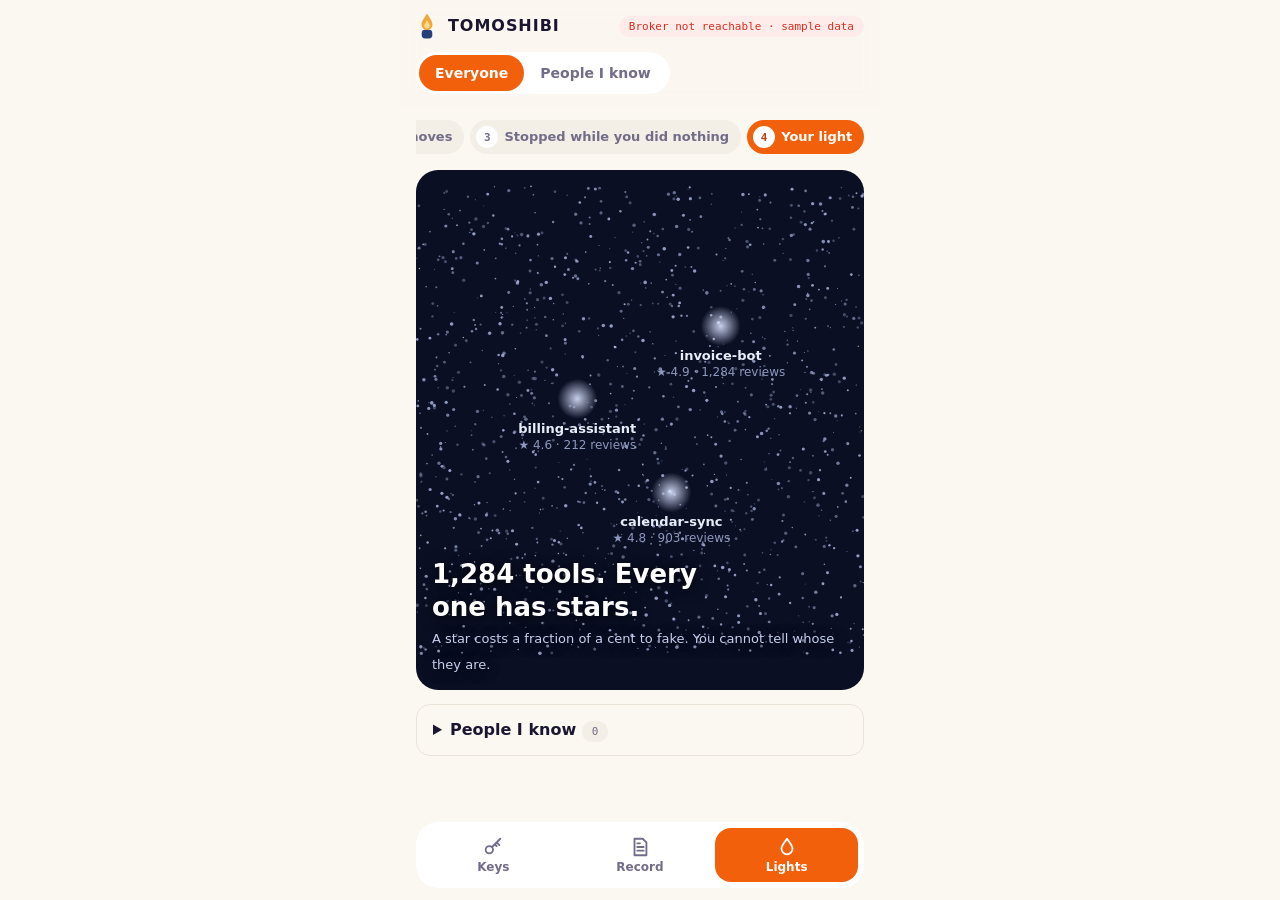
<file: index.html>
<!doctype html>
<html lang="en">
<meta charset="utf-8">
<meta name="viewport" content="width=device-width, initial-scale=1, viewport-fit=cover">
<title>TOMOSHIBI — whose light</title>
<link rel="stylesheet" href="style.css">
<link rel="stylesheet" href="pop.css">
<link rel="manifest" href="manifest.webmanifest">
<meta name="theme-color" content="#F2600C">
<meta name="apple-mobile-web-app-capable" content="yes">
<meta name="apple-mobile-web-app-title" content="Tomoshibi">
<link rel="apple-touch-icon" href="apple-touch-icon.png">
<link rel="icon" href="favicon.svg" type="image/svg+xml">

<div class="wrap">
  <div class="top">
    <div class="brand">
      <svg viewBox="0 0 120 152" aria-hidden="true"><rect x="31" y="96" width="58" height="48" rx="19" fill="#27407a"/><path d="M60 10 C62.2 10 63.8 12.2 64.8 14.8 C70.5 28 90 49 90 68 A30 30 0 1 1 30 68 C30 49 49.5 28 55.2 14.8 C56.2 12.2 57.8 10 60 10 Z" fill="#f0a73b"/><path d="M60 46 C61.3 46 62.2 47.2 62.8 48.6 C65.6 55 75 65.5 75 75 A15 15 0 1 1 45 75 C45 65.5 54.4 55 57.2 48.6 C57.8 47.2 58.7 46 60 46 Z" fill="#ffd98a"/></svg>
      TOMOSHIBI
    </div>
    <span class="spacer"></span>
    <span class="chip" id="status">connecting…</span>
    <div class="toggle" role="group" aria-label="Whose lights to show">
      <button id="tAll" aria-pressed="true">Everyone</button>
      <button id="tMine" aria-pressed="false">People I know</button>
    </div>
  </div>

  <ol class="journey" id="journey"></ol>

  <div class="stage">
    <canvas id="sky" aria-label="AI tools as lights in a night sky"></canvas>
    <div class="caption"><b id="capTitle"></b><span id="capSub"></span></div>
  </div>

  <section class="sheet" id="sheet" hidden></section>

  <details id="peoplePanel">
    <summary>People I know <span class="chip" id="peopleCount">0</span></summary>
    <p class="note">This list never leaves this browser. The Broker only publishes pseudonyms; who they are to you is decided here.</p>
    <div class="people" id="people"></div>
    <form class="form" id="addPerson">
      <input id="pName" placeholder="Name (only you see it)" required>
      <input id="pId" placeholder="Their pseudonym (from their device)" required>
      <select id="pTie" aria-label="How you know them"><option value="met">Met in person</option><option value="know">Know of</option></select>
      <button class="btn" type="submit">Add</button>
    </form>
  </details>
</div>

<script src="app.js"></script>
<script src="journey.js"></script>
<script src="qr.js"></script>
<script src="sky.js"></script>
</html>
</file>
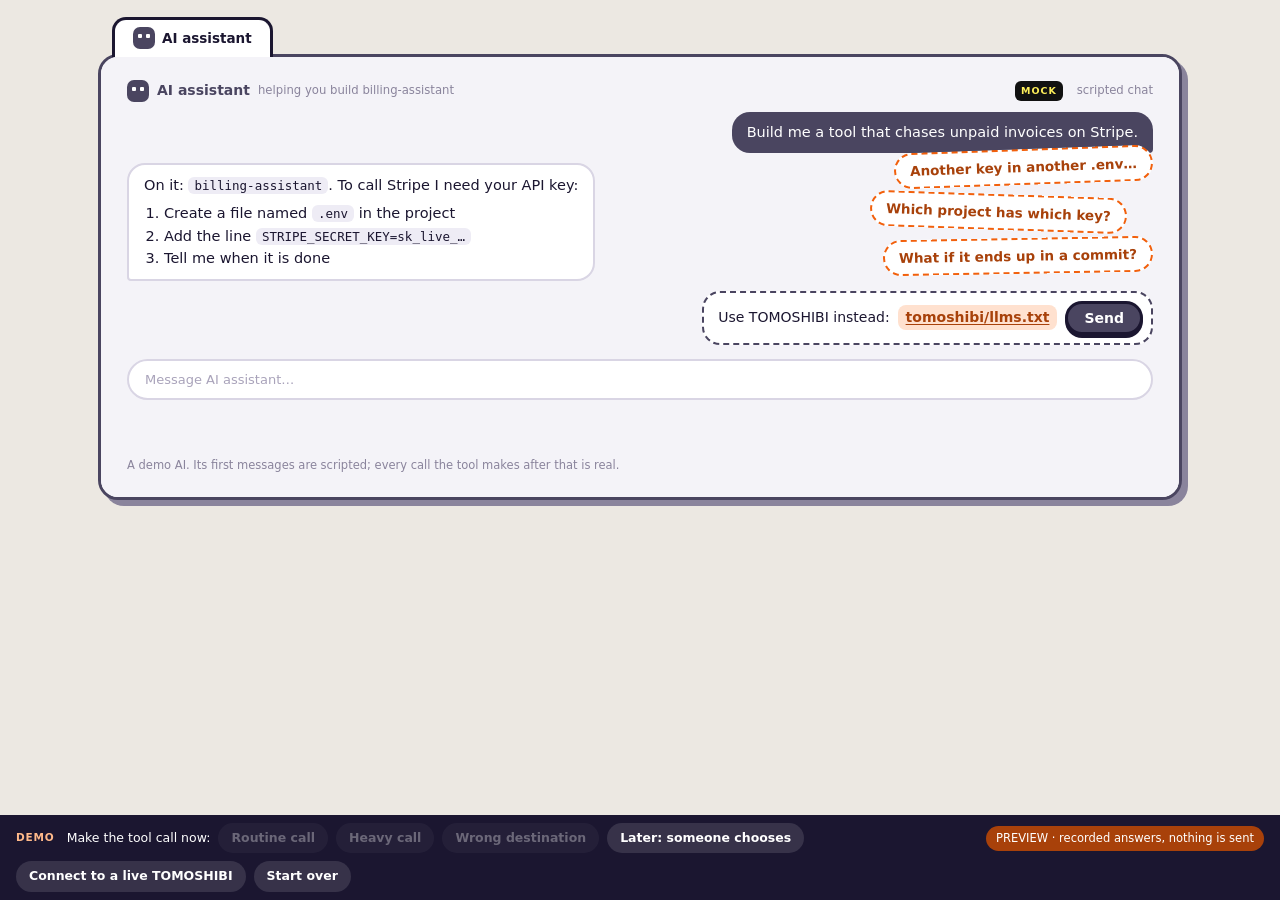
<file: app.html>
<!doctype html>
<html lang="en" data-tabs="off">
<meta charset="utf-8">
<meta name="viewport" content="width=device-width, initial-scale=1, viewport-fit=cover">
<title>TOMOSHIBI — leave the key stuff to me</title>
<link rel="stylesheet" href="cute.css?v=16">
<link rel="manifest" href="manifest.webmanifest">
<meta name="theme-color" content="#F2600C">
<link rel="apple-touch-icon" href="apple-touch-icon.png">
<link rel="icon" href="favicon.svg" type="image/svg+xml">
<link rel="alternate icon" href="favicon-32.png" type="image/png">

<div class="shell"><div id="root"></div></div>
<div class="demo" id="demo"></div>

<script src="app.js"></script>
<script src="qr.js"></script>
<script src="ledger.js"></script>
<script src="flow.js?v=25"></script>
</html>
</file>
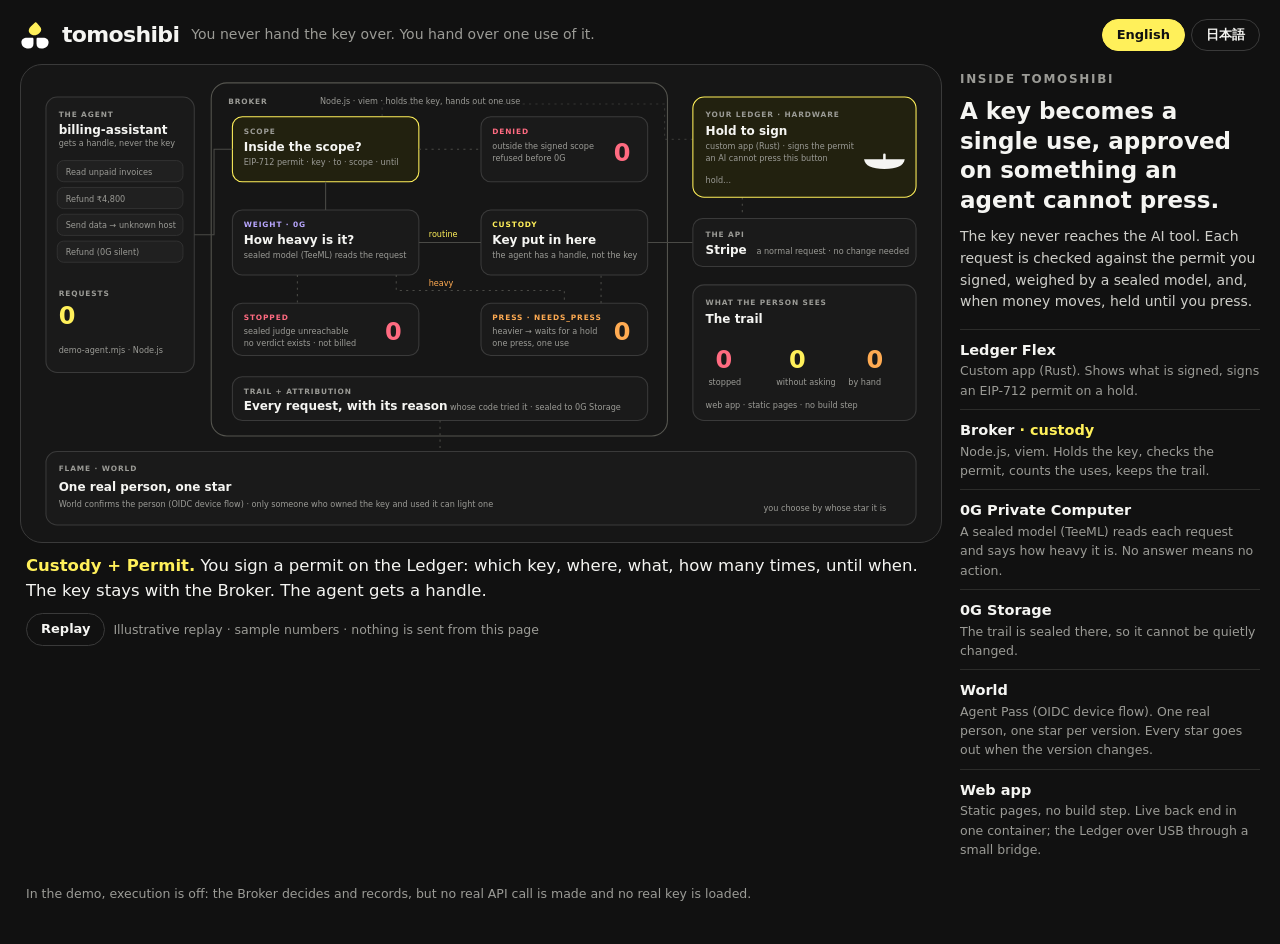
<file: architecture.html>
<!doctype html>
<html lang="en">
<meta charset="utf-8">
<meta name="viewport" content="width=device-width, initial-scale=1">
<title>TOMOSHIBI — architecture replay</title>
<link rel="icon" href="favicon.svg" type="image/svg+xml">
<!-- An illustrative replay of how one request travels. The counts are sample numbers. Nothing is sent from this page. -->
<style>
  :root{--bg:#111;--panel:#1a1a1a;--line:#3a3a3a;--text:#f5f5f2;--mut:#9b9b96;--lemon:#FFF05A;--stop:#ff6b81;--hand:#ffab52;--zg:#b9a7ff}
  *{box-sizing:border-box}
  body{margin:0;background:var(--bg);color:var(--text);font-family:ui-rounded,"SF Pro Rounded","Hiragino Sans",system-ui,sans-serif;line-height:1.55;-webkit-font-smoothing:antialiased}
  .wrap{max-width:1520px;margin:0 auto;padding:18px 20px 40px}
  header{display:flex;align-items:center;gap:12px;margin-bottom:12px}header img{height:30px}header p{margin:0;color:var(--mut);font-size:14px}
  .lang{margin-left:auto;display:flex;gap:6px}.lang button,.ctl button{all:unset;cursor:pointer;font-size:13px;font-weight:700;border:1.5px solid var(--line);border-radius:99px;padding:5px 14px;color:var(--text)}.lang button.on{background:var(--lemon);color:#111;border-color:var(--lemon)}
  .grid{display:grid;grid-template-columns:minmax(0,1fr) 300px;gap:18px;align-items:start}
  .stage{background:#161616;border:1.5px solid var(--line);border-radius:22px;padding:8px}
  svg{display:block;width:100%;height:auto}
  .box{fill:var(--panel);stroke:var(--line);stroke-width:1.5;transition:stroke .25s,fill .25s}
  .on .box{stroke:var(--lemon);fill:#22210f}.on.stop .box{stroke:var(--stop);fill:#2a1519}.on.hand .box{stroke:var(--hand);fill:#2a1e10}.on.zg .box{stroke:var(--zg);fill:#1c1930}
  .t{fill:var(--text);font-size:17px;font-weight:700}.s{fill:var(--mut);font-size:11.5px}.k{fill:var(--mut);font-size:10.5px;font-weight:700;letter-spacing:.12em}
  .big{font-size:34px;font-weight:800}.lem{fill:var(--lemon)}.red{fill:var(--stop)}.org{fill:var(--hand)}.pur{fill:var(--zg)}
  .wire{fill:none;stroke:#4a4a46;stroke-width:1.5;stroke-dasharray:3 6}.wire.solid{stroke-dasharray:none}
  .req rect{fill:#202020;stroke:var(--line)}.req text{fill:var(--mut);font-size:11.5px}.req.on rect{stroke:var(--lemon)}.req.on text{fill:var(--text)}
  .lamp .flame{transform-origin:60px 92px;transform:scale(0);transition:transform .7s cubic-bezier(.3,1.5,.5,1)}.lit .flame{transform:scale(1)}
  .pulse{animation:pulse 0.7s ease-in-out infinite}@keyframes pulse{50%{opacity:.35}}
  .cap{margin:10px 6px 0;font-size:16.5px;min-height:3.2em}.cap b{color:var(--lemon)}
  .ctl{display:flex;gap:8px;align-items:center;margin:8px 6px 0;color:var(--mut);font-size:12.5px}
  aside h2{font-size:12px;letter-spacing:.14em;color:var(--mut);margin:6px 0 8px}aside h3{font-size:23px;line-height:1.3;margin:0 0 10px}aside p{color:#cfcfca;font-size:14px;margin:0 0 16px}
  .stack div{border-top:1px solid #2c2c2a;padding:9px 0}.stack b{display:block;font-size:14.5px}.stack span{color:var(--mut);font-size:12.5px;display:block}.stack i{font-style:normal;color:var(--lemon)}
  .note{color:var(--mut);font-size:12.5px;margin:16px 6px 0}
  @media(max-width:1000px){.grid{grid-template-columns:1fr}}
</style>
<div class="wrap">
  <header><img src="logo-mark-light.svg" alt=""><b style="font-size:22px;letter-spacing:-.03em">tomoshibi</b><p data-en="You never hand the key over. You hand over one use of it." data-ja="キーは渡さない。渡すのは、許可した1回ぶんだけ。"></p>
    <div class="lang"><button data-l="en">English</button><button data-l="ja">日本語</button></div></header>
  <div class="grid">
    <div>
      <div class="stage">
        <svg viewBox="0 56 1280 652" id="s">
          <!-- AI tool -->
          <g id="ai"><rect class="box" x="24" y="90" width="210" height="390" rx="16"/><text class="k" x="42" y="118">THE AGENT</text><text class="t" x="42" y="142">billing-assistant</text><text class="s" x="42" y="160">gets a handle, never the key</text>
            <g class="req" id="q1"><rect x="40" y="180" width="178" height="30" rx="9"/><text x="52" y="200">Read unpaid invoices</text></g>
            <g class="req" id="q2"><rect x="40" y="218" width="178" height="30" rx="9"/><text x="52" y="238">Refund ₹4,800</text></g>
            <g class="req" id="q3"><rect x="40" y="256" width="178" height="30" rx="9"/><text x="52" y="276">Send data → unknown host</text></g>
            <g class="req" id="q4"><rect x="40" y="294" width="178" height="30" rx="9"/><text x="52" y="314">Refund (0G silent)</text></g>
            <text class="k" x="42" y="372">REQUESTS</text><text class="big lem" x="42" y="412" id="nReq">0</text><text class="s" x="42" y="452">demo-agent.mjs · Node.js</text></g>
          <!-- the gate -->
          <rect x="258" y="70" width="646" height="500" rx="22" fill="none" stroke="#55554f" stroke-width="1.5"/>
          <text class="k" x="282" y="100">BROKER</text><text class="s" x="412" y="100">Node.js · viem · holds the key, hands out one use</text>
          <g id="A"><rect class="box" x="288" y="118" width="264" height="92" rx="14"/><text class="k" x="304" y="142">SCOPE</text><text class="t" x="304" y="166">Inside the scope?</text><text class="s" x="304" y="186">EIP-712 permit · key · to · scope · until</text></g>
          <g id="B"><rect class="box" x="288" y="250" width="264" height="92" rx="14"/><text class="k pur" x="304" y="274">WEIGHT · 0G</text><text class="t" x="304" y="298">How heavy is it?</text><text class="s" x="304" y="318">sealed model (TeeML) reads the request</text></g>
          <g id="NV" class="stop"><rect class="box" x="288" y="382" width="264" height="74" rx="14"/><text class="k red" x="304" y="406">STOPPED</text><text class="s" x="304" y="426">sealed judge unreachable</text><text class="s" x="304" y="442">no verdict exists · not billed</text><text class="big red" x="504" y="434" id="nNV">0</text></g>
          <g id="BL" class="stop"><rect class="box" x="640" y="118" width="236" height="92" rx="14"/><text class="k red" x="656" y="142">DENIED</text><text class="s" x="656" y="164">outside the signed scope</text><text class="s" x="656" y="180">refused before 0G</text><text class="big red" x="828" y="180" id="nBL">0</text></g>
          <g id="D"><rect class="box" x="640" y="250" width="236" height="92" rx="14"/><text class="k lem" x="656" y="274">CUSTODY</text><text class="t" x="656" y="298">Key put in here</text><text class="s" x="656" y="318">the agent has a handle, not the key</text></g>
          <g id="C" class="hand"><rect class="box" x="640" y="382" width="236" height="74" rx="14"/><text class="k org" x="656" y="406">PRESS · NEEDS_PRESS</text><text class="s" x="656" y="426">heavier → waits for a hold</text><text class="s" x="656" y="442">one press, one use</text><text class="big org" x="828" y="434" id="nBH">0</text></g>
          <g id="T"><rect class="box" x="288" y="486" width="588" height="62" rx="14"/><text class="k" x="304" y="510">TRAIL + ATTRIBUTION</text><text class="t" x="304" y="533">Every request, with its reason</text><text class="s" x="596" y="533">whose code tried it · sealed to 0G Storage</text></g>
          <!-- wires -->
          <path class="wire solid" d="M234 285 L262 285 L262 164 L288 164"/><path class="wire solid" d="M420 210 L420 250"/><path class="wire" d="M552 164 L640 164"/>
          <path class="wire solid" d="M552 296 L640 296"/><text class="s lem" x="566" y="288">routine</text>
          <path class="wire" d="M520 342 L520 364 L758 364 L758 382"/><text class="s org" x="566" y="358">heavy</text>
          <path class="wire" d="M810 382 L810 342"/><path class="wire" d="M380 342 L380 382"/>
          <path class="wire solid" d="M876 296 L940 296"/>
          <path class="wire" d="M1010 232 L1010 258" /><path class="wire" d="M940 150 L900 150 L900 100 L500 100 L500 118" style="opacity:.6"/>
          <!-- right: Ledger, API, week -->
          <g id="LG" class="lamp"><rect class="box" x="940" y="90" width="316" height="142" rx="16"/><text class="k" x="958" y="118">YOUR LEDGER · HARDWARE</text><text class="t" x="958" y="144">Hold to sign</text><text class="s" x="958" y="164">custom app (Rust) · signs the permit</text><text class="s" x="958" y="180">an AI cannot press this button</text><text class="s" x="958" y="212" id="lgState">waiting</text>
            <g transform="translate(1168 112) scale(.72)"><path d="M60 92 v-9" stroke="#f5f5f2" stroke-width="5" stroke-linecap="round"/><g class="flame"><path d="M60 10 C64 30 97 44 97 68 C97 84 83 92 60 92 C37 92 23 84 23 68 C23 44 56 30 60 10 Z" fill="#FFF05A"/></g><path d="M20 92 H100 C98 105 85 111 60 111 C35 111 22 105 20 92 Z" fill="#f5f5f2"/></g></g>
          <g id="API"><rect class="box" x="940" y="262" width="316" height="68" rx="14"/><text class="k" x="958" y="288">THE API</text><text class="t" x="958" y="312">Stripe</text><text class="s" x="1030" y="312">a normal request · no change needed</text></g>
          <g id="W"><rect class="box" x="940" y="356" width="316" height="192" rx="16"/><text class="k" x="958" y="384">WHAT THE PERSON SEES</text><text class="t" x="958" y="410">The trail</text>
            <text class="big red" x="972" y="474" id="wStop">0</text><text class="s" x="962" y="498">stopped</text>
            <text class="big lem" x="1076" y="474" id="wThru">0</text><text class="s" x="1058" y="498">without asking</text>
            <text class="big org" x="1186" y="474" id="wHand">0</text><text class="s" x="1160" y="498">by hand</text><text class="s" x="958" y="530">web app · static pages · no build step</text></g>
          <!-- lights -->
          <g id="LI"><rect class="box" x="24" y="592" width="1232" height="104" rx="16"/><text class="k" x="42" y="620">FLAME · WORLD</text><text class="t" x="42" y="648">One real person, one star</text><text class="s" x="42" y="670">World confirms the person (OIDC device flow) · only someone who owned the key and used it can light one</text>
            <g id="lamps" transform="translate(760 612)"></g><text class="s" x="1040" y="676">you choose by whose star it is</text></g>
          <path class="wire" d="M582 548 L582 592"/>
          <circle id="tok" r="8" fill="#fff" opacity="0"/>
          <!-- motion paths (not drawn) -->
          <path id="p_in" d="M218 195 L262 195 L262 164 L288 164" fill="none"/><path id="p_ab" d="M420 164 L420 296" fill="none"/><path id="p_bd" d="M420 296 L758 296" fill="none"/><path id="p_api" d="M758 296 L1000 296" fill="none"/>
          <path id="p_bl" d="M420 164 L758 164" fill="none"/><path id="p_bc" d="M420 296 L520 342 L520 364 L758 364 L758 419" fill="none"/><path id="p_cd" d="M810 419 L810 296" fill="none"/><path id="p_nv" d="M420 296 L380 342 L380 419" fill="none"/><path id="p_t" d="M758 296 L758 364 L582 486 L582 517" fill="none"/>
        </svg>
      </div>
      <p class="cap" id="cap"></p>
      <div class="ctl"><button id="again" data-en="Replay" data-ja="もう一度"></button><span data-en="Illustrative replay · sample numbers · nothing is sent from this page" data-ja="説明用の再生です。数字は例で、このページからは何も送られません"></span></div>
    </div>
    <aside>
      <h2>INSIDE TOMOSHIBI</h2>
      <h3 data-en="A key becomes a single use, approved on something an agent cannot press." data-ja="キーは「1回ぶんの使用」になる。承認は、AI には押せないものの上で。"></h3>
      <p data-en="The key never reaches the AI tool. Each request is checked against the permit you signed, weighed by a sealed model, and, when money moves, held until you press." data-ja="キーは AI に渡りません。依頼は1件ずつ、サインした許可の範囲と照らされ、封印されたモデルが重さを量り、お金が動くときはあなたが押すまで止まります。"></p>
      <div class="stack">
        <div><b>Ledger Flex</b><span data-en="Custom app (Rust). Shows what is signed, signs an EIP-712 permit on a hold." data-ja="専用アプリ（Rust）。サインする内容を表示し、長押しで EIP-712 の許可にサイン"></span></div>
        <div><b>Broker <i>· custody</i></b><span data-en="Node.js, viem. Holds the key, checks the permit, counts the uses, keeps the trail." data-ja="Node.js・viem。キーを持ち、許可を確かめ、回数を数え、記録を残す"></span></div>
        <div><b>0G Private Computer</b><span data-en="A sealed model (TeeML) reads each request and says how heavy it is. No answer means no action." data-ja="封印されたモデル（TeeML）が依頼を読み、重さを判定。答えがなければ何も動かさない"></span></div>
        <div><b>0G Storage</b><span data-en="The trail is sealed there, so it cannot be quietly changed." data-ja="記録を保管。あとから書き換えられない"></span></div>
        <div><b>World</b><span data-en="Agent Pass (OIDC device flow). One real person, one star per version. Every star goes out when the version changes." data-ja="Agent Pass（OIDC のデバイスフロー）。実在の1人につき、1つの版に星は1つ。版が変わると星は消える"></span></div>
        <div><b>Web app</b><span data-en="Static pages, no build step. Live back end in one container; the Ledger over USB through a small bridge." data-ja="静的なページ（ビルドなし）。本番の裏側は1つのコンテナ、Ledger は小さな中継で USB 接続"></span></div>
      </div>
    </aside>
  </div>
  <p class="note" data-en="In the demo, execution is off: the Broker decides and records, but no real API call is made and no real key is loaded." data-ja="デモでは実行を切っています。Broker は判定と記録まで行い、本物の API 呼び出しも本物のキーもありません。"></p>
</div>
<script>
'use strict'
const $ = (id) => document.getElementById(id), sleep = (ms) => new Promise((r) => setTimeout(r, ms))
let lang = new URLSearchParams(location.search).get('lang') || (navigator.language || '').startsWith('ja') ? 'ja' : 'en'
if (new URLSearchParams(location.search).get('lang')) lang = new URLSearchParams(location.search).get('lang') === 'ja' ? 'ja' : 'en'
const CAP = {
  lend: { en: '<b>Custody + Permit.</b> You sign a permit on the Ledger: which key, where, what, how many times, until when. The key stays with the Broker. The agent gets a handle.', ja: '<b>Custody + Permit。</b>Ledger で許可（Permit）にサインします（どのキー・どこへ・何を・何回・いつまで）。キーは Broker に残り、AI が受け取るのはハンドルだけ。' },
  routine: { en: '<b>Weight: routine.</b> Inside the scope, 0G says routine, and the Broker puts the key in. Nobody is asked.', ja: '<b>Weight：routine。</b>範囲の中で、0G が routine と判定。Broker がキーを入れて送ります。誰にも聞きません。' },
  heavy: { en: '<b>Press.</b> 0G says it is heavier, so the Broker returns NEEDS_PRESS and nothing runs. One hold on the Ledger, and it goes out once.', ja: '<b>Press。</b>0G が重いと判定し、Broker は NEEDS_PRESS を返して何も動きません。Ledger を1回長押しすると、1回だけ出ていきます。' },
  blocked: { en: '<b>Scope + Attribution.</b> Outside the signed scope: DENIED before 0G ever sees it. Nothing is sent, and the trail carries the skill’s own signature.', ja: '<b>Scope + Attribution。</b>サインした範囲の外は、0G に見せる前に DENIED。何も送られず、記録にはそのスキル自身の署名が残ります。' },
  nv: { en: '<b>STOPPED.</b> The sealed judge was unreachable, so no verdict exists. Nothing runs, and it is not billed.', ja: '<b>STOPPED。</b>封印された判定役に届かず、判定が存在しません。何も動かず、課金もしません。' },
  end: { en: '<b>Trail, then Flame.</b> Every request, allowed or refused, is appended with its reason and sealed on 0G Storage. Someone who owned the key and used this version can light a star, confirmed once through World ID.', ja: '<b>Trail、そして Flame。</b>通したものも断ったものも理由つきで追記され、0G Storage に封じられます。キーの持ち主で、この版を実際に使った人だけが、World ID で1度確かめて星を灯せます。' },
}
function setLang(l) { lang = l; document.documentElement.lang = l; document.querySelectorAll('[data-en]').forEach((e) => { e.innerHTML = e.dataset[l] }); document.querySelectorAll('.lang button').forEach((b) => b.classList.toggle('on', b.dataset.l === l)); if (curCap) cap(curCap) }
let curCap = null
const cap = (k) => { curCap = k; $('cap').innerHTML = CAP[k][lang] }
const on = (id, v = true) => $(id).classList.toggle('on', v)
const set = (id, v) => { $(id).textContent = v }
let run = 0
async function move(pathId, ms, color, my) {
  const p = $(pathId), len = p.getTotalLength(), tok = $('tok'); tok.setAttribute('fill', color); tok.setAttribute('opacity', 1)
  const t0 = performance.now()
  for (;;) { if (my !== run) return; const k = Math.min(1, (performance.now() - t0) / ms), pt = p.getPointAtLength(len * k); tok.setAttribute('cx', pt.x); tok.setAttribute('cy', pt.y); if (k >= 1) break; await new Promise(requestAnimationFrame) }
}
const lamps = (n) => { $('lamps').innerHTML = Array.from({ length: n }, (_, i) => `<g transform="translate(${i * 34} 0) scale(.26)" opacity="${i === 0 ? 1 : .55}"><path d="M60 10 C64 30 97 44 97 68 C97 84 83 92 60 92 C37 92 23 84 23 68 C23 44 56 30 60 10 Z" fill="#FFF05A"/><path d="M20 92 H100 C98 105 85 111 60 111 C35 111 22 105 20 92 Z" fill="#f5f5f2"/></g>`).join('') }
async function play() {
  const my = ++run, ok = () => my === run
  let req = 0, thru = 0
  for (const id of ['A', 'B', 'C', 'D', 'NV', 'BL', 'T', 'LI', 'API', 'q1', 'q2', 'q3', 'q4']) on(id, false)
  for (const id of ['nReq', 'nNV', 'nBL', 'nBH', 'wStop', 'wThru', 'wHand']) set(id, 0)
  $('LG').classList.remove('lit'); set('lgState', 'waiting'); lamps(0); $('tok').setAttribute('opacity', 0)
  cap('lend'); on('A'); $('LG').classList.add('on'); set('lgState', 'hold…'); $('lgState').classList.add('pulse'); await sleep(2600); if (!ok()) return
  $('LG').classList.add('lit'); $('lgState').classList.remove('pulse'); set('lgState', 'permit signed · 20 uses · 7 days'); await sleep(2400); if (!ok()) return
  $('LG').classList.remove('on'); on('A', false)
  cap('routine'); on('q1')
  for (let i = 0; i < 12 && ok(); i++) {
    set('nReq', ++req); on('A'); await move('p_in', 170, '#fff', my); await move('p_ab', 150, '#fff', my); on('B'); $('B').classList.add('zg'); await sleep(120)
    await move('p_bd', 200, '#FFF05A', my); on('D'); on('API'); await move('p_api', 150, '#FFF05A', my); set('wThru', ++thru); await sleep(90)
    on('A', false); on('B', false); on('D', false); on('API', false)
  }
  if (!ok()) return; on('q1', false); await sleep(500)
  cap('heavy'); on('q2'); set('nReq', ++req); on('A'); await move('p_in', 400, '#fff', my); await move('p_ab', 400, '#fff', my); on('B'); await sleep(700); if (!ok()) return
  await move('p_bc', 900, '#ffab52', my); on('C'); $('LG').classList.add('on'); set('lgState', 'hold…'); $('lgState').classList.add('pulse'); await sleep(2600); if (!ok()) return
  $('lgState').classList.remove('pulse'); set('lgState', 'held · once'); set('nBH', 1); set('wHand', 1); await move('p_cd', 500, '#ffab52', my); on('D'); on('API'); await move('p_api', 400, '#FFF05A', my); await sleep(900); if (!ok()) return
  for (const id of ['A', 'B', 'C', 'D', 'API', 'q2']) on(id, false); $('LG').classList.remove('on')
  cap('blocked'); on('q3'); set('nReq', ++req); on('A'); await move('p_in', 400, '#fff', my); await sleep(350); await move('p_bl', 600, '#ff6b81', my); on('BL'); set('nBL', 1); set('wStop', 1); await sleep(2600); if (!ok()) return
  for (const id of ['A', 'BL', 'q3']) on(id, false)
  cap('nv'); on('q4'); set('nReq', ++req); on('A'); await move('p_in', 400, '#fff', my); await move('p_ab', 400, '#fff', my); on('B'); await sleep(1100); await move('p_nv', 600, '#ff6b81', my); on('NV'); set('nNV', 1); set('wStop', 2); await sleep(2600); if (!ok()) return
  for (const id of ['A', 'B', 'NV', 'q4']) on(id, false); $('tok').setAttribute('opacity', 0)
  cap('end'); on('T'); await sleep(1500); on('LI'); for (let n = 1; n <= 9 && ok(); n++) { lamps(n); await sleep(260) }
  await sleep(4200); if (ok()) play()
}
document.querySelectorAll('.lang button').forEach((b) => (b.onclick = () => setLang(b.dataset.l)))
$('again').onclick = play
setLang(lang); play()
</script>
</html>
</file>
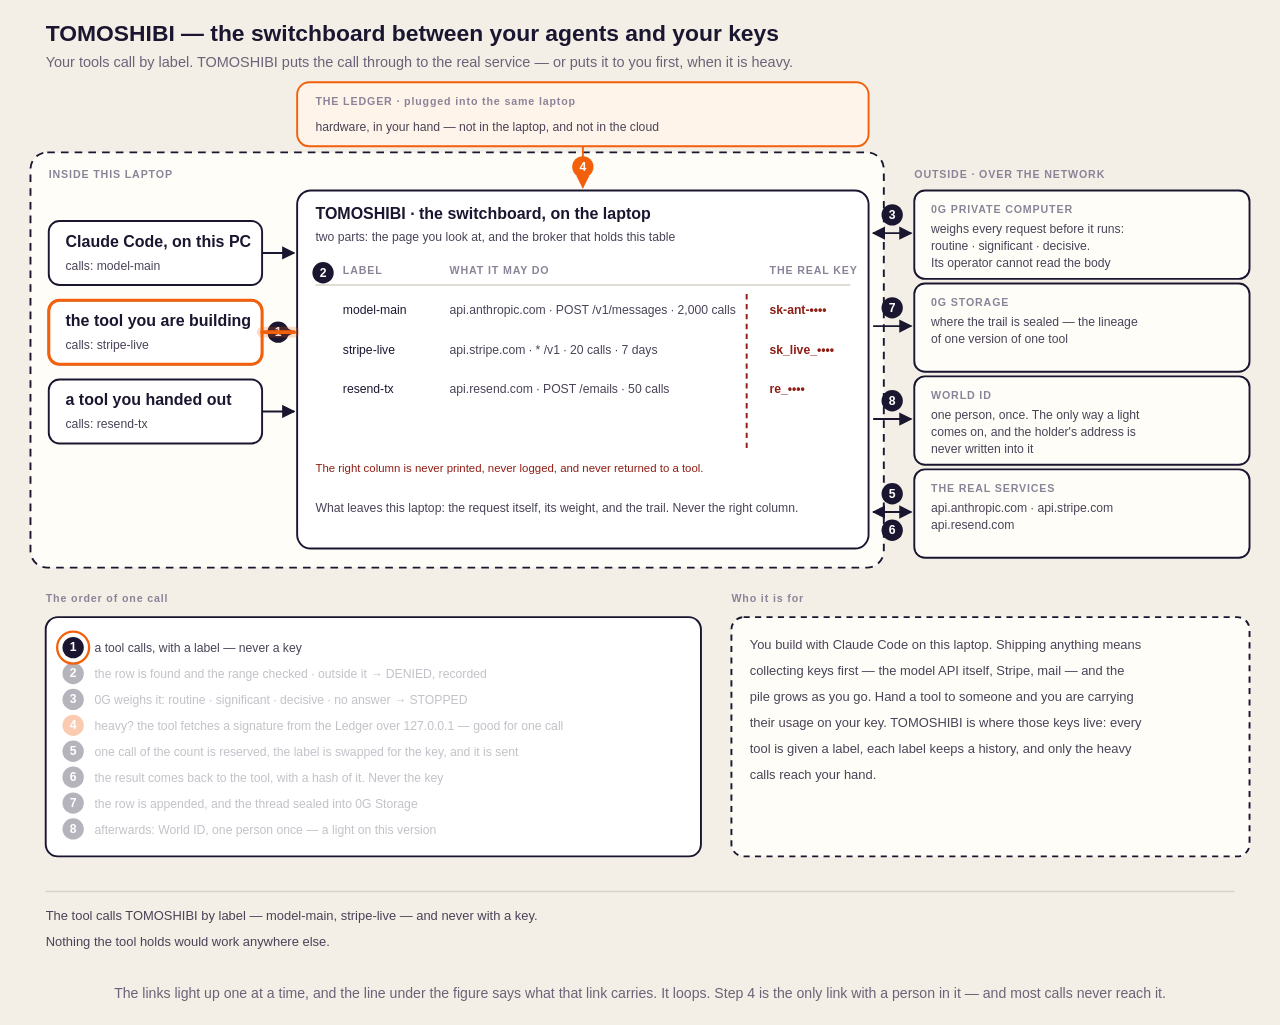
<file: flow.html>
<!doctype html>
<meta charset="utf-8">
<title>TOMOSHIBI — the switchboard between your agents and your keys</title>
<meta name="viewport" content="width=device-width,initial-scale=1">
<style>
  body{margin:0;background:#F3EEE6;font-family:Figtree, Helvetica, Arial, sans-serif;display:grid;place-items:center;min-height:100vh}
  main{width:min(100vw,1680px)}
  svg{width:100%;height:auto;display:block}
  p{font-size:clamp(13px,1.1vw,17px);color:#6b6478;padding:10px 4vw 24px;text-align:center;margin:0}
</style>
<main>
<svg xmlns="http://www.w3.org/2000/svg" viewBox="0 0 1680 1280" width="1680" height="1280" font-family="Figtree, Helvetica, Arial, sans-serif">
  <defs>
    <marker id="a" viewBox="0 0 10 10" refX="9" refY="5" markerWidth="7" markerHeight="7" orient="auto-start-reverse"><path d="M0 0 10 5 0 10z" fill="#1b1630"/></marker>
    <marker id="af" viewBox="0 0 10 10" refX="9" refY="5" markerWidth="7" markerHeight="7" orient="auto-start-reverse"><path d="M0 0 10 5 0 10z" fill="#f2600c"/></marker>
  </defs>
  <style>
    .card{fill:#fff;stroke:#1b1630;stroke-width:2.5}
    .h{font-size:21px;font-weight:600;fill:#1b1630}
    .k{font-size:14px;font-weight:600;letter-spacing:.08em;fill:#8b8498}
    .t{font-size:17px;fill:#4a4357}
    .m{font-size:16px;fill:#4a4357}
    .key{font-size:16px;fill:#8f1d14;font-weight:600}
    .ttl{font-size:30px;font-weight:600;fill:#1b1630}
    .sub{font-size:19px;fill:#6b6478}
    .num{font-size:16px;font-weight:600;fill:#fff}
    .lab{font-size:16px;fill:#1b1630}
    .note{font-size:15px;fill:#8f1d14}
</style>
  <rect width="1680" height="1280" fill="#F3EEE6"/>
  <path d="M60 1170 L1620 1170" stroke="#d8d2c6" stroke-width="2"/>

<text class="ttl" x="60" y="54">TOMOSHIBI — the switchboard between your agents and your keys</text>
<text class="sub" x="60" y="88">Your tools call by label. TOMOSHIBI puts the call through to the real service — or puts it to you first, when it is heavy.</text>
<g id="u-laptop">
<rect x="40" y="200" width="1120" height="545" rx="22" fill="#fffdf8" stroke="#1b1630" stroke-width="2.5" stroke-dasharray="10 8"/>
<text class="k" x="64" y="234">INSIDE THIS LAPTOP</text>
</g><!--/u-laptop-->
<g id="u-tools">
<rect class="card" x="64" y="290" width="280" height="84" rx="14"/>
<text class="h" x="86" y="324" font-size="19">Claude Code, on this PC</text>
<text class="m" x="86" y="354">calls: model-main</text>
<path d="M344 332 L386 332" stroke="#1b1630" stroke-width="2.5" marker-end="url(#a)"/>
<rect class="card" x="64" y="394" width="280" height="84" rx="14"/>
<text class="h" x="86" y="428" font-size="19">the tool you are building</text>
<text class="m" x="86" y="458">calls: stripe-live</text>
<path d="M344 436 L386 436" stroke="#1b1630" stroke-width="2.5" marker-end="url(#a)"/>
<g id="b1"><circle cx="365" cy="436" r="14" fill="#1b1630"/><text class="num" x="365" y="441" text-anchor="middle">1</text></g>
<rect class="card" x="64" y="498" width="280" height="84" rx="14"/>
<text class="h" x="86" y="532" font-size="19">a tool you handed out</text>
<text class="m" x="86" y="562">calls: resend-tx</text>
<path d="M344 540 L386 540" stroke="#1b1630" stroke-width="2.5" marker-end="url(#a)"/>
</g><!--/u-tools-->
<g id="u-box">
<rect class="card" x="390" y="250" width="750" height="470" rx="18"/>
<text class="h" x="414" y="288">TOMOSHIBI · the switchboard, on the laptop</text>
<text class="m" x="414" y="316">two parts: the page you look at, and the broker that holds this table</text>
</g><!--/u-box-->
<g id="u-table">
<text class="k" x="450" y="360">LABEL</text>
<text class="k" x="590" y="360">WHAT IT MAY DO</text>
<text class="k" x="1010" y="360">THE REAL KEY</text>
<path d="M414 374 L1116 374" stroke="#d8d2c6" stroke-width="2"/>
<g id="b2"><circle cx="424" cy="358" r="14" fill="#1b1630"/><text class="num" x="424" y="363" text-anchor="middle">2</text></g>
<text class="lab" x="450" y="412">model-main</text>
<text class="m" x="590" y="412">api.anthropic.com · POST /v1/messages · 2,000 calls</text>
<text class="key" x="1010" y="412">sk-ant-••••</text>
<text class="lab" x="450" y="464">stripe-live</text>
<text class="m" x="590" y="464">api.stripe.com · * /v1 · 20 calls · 7 days</text>
<text class="key" x="1010" y="464">sk_live_••••</text>
<text class="lab" x="450" y="516">resend-tx</text>
<text class="m" x="590" y="516">api.resend.com · POST /emails · 50 calls</text>
<text class="key" x="1010" y="516">re_••••</text>
<path d="M980 386 L980 588" stroke="#8f1d14" stroke-width="2.5" stroke-dasharray="7 6"/>
<text class="note" x="414" y="620">The right column is never printed, never logged, and never returned to a tool.</text>
<text class="m" x="414" y="672">What leaves this laptop: the request itself, its weight, and the trail. Never the right column.</text>
</g><!--/u-table-->
<g id="u-ledger">
<rect x="390" y="108" width="750" height="84" rx="16" fill="#FFF4EA" stroke="#f2600c" stroke-width="2.5"/>
<text class="k" x="414" y="138" fill="#c2410c">THE LEDGER · plugged into the same laptop</text>
<text class="m" x="414" y="172">hardware, in your hand — not in the laptop, and not in the cloud</text>
<path d="M765 192 L765 246" stroke="#f2600c" stroke-width="2.5" marker-end="url(#af)"/>
<g id="b4"><circle cx="765" cy="219" r="14" fill="#f2600c"/><text class="num" x="765" y="224" text-anchor="middle">4</text></g>
</g><!--/u-ledger-->
<g id="u-zg">
<text class="k" x="1200" y="234">OUTSIDE · OVER THE NETWORK</text>
<rect class="card" x="1200" y="250" width="440" height="116" rx="14" style="fill:#fffdf8"/>
<text class="k" x="1222" y="280">0G PRIVATE COMPUTER</text>
<text class="m" x="1222" y="306">weighs every request before it runs:</text>
<text class="m" x="1222" y="328">routine · significant · decisive.</text>
<text class="m" x="1222" y="350">Its operator cannot read the body</text>
<path d="M1146 306 L1196 306" stroke="#1b1630" stroke-width="2.5" marker-end="url(#a)" marker-start="url(#a)"/>
<g id="b3"><circle cx="1171" cy="282" r="14" fill="#1b1630"/><text class="num" x="1171" y="287" text-anchor="middle">3</text></g>
</g><!--/u-zg-->
<g id="u-storage">
<rect class="card" x="1200" y="372" width="440" height="116" rx="14" style="fill:#fffdf8"/>
<text class="k" x="1222" y="402">0G STORAGE</text>
<text class="m" x="1222" y="428">where the trail is sealed — the lineage</text>
<text class="m" x="1222" y="450">of one version of one tool</text>
<path d="M1146 428 L1196 428" stroke="#1b1630" stroke-width="2.5" marker-end="url(#a)"/>
<g id="b7"><circle cx="1171" cy="404" r="14" fill="#1b1630"/><text class="num" x="1171" y="409" text-anchor="middle">7</text></g>
</g><!--/u-storage-->
<g id="u-world">
<rect class="card" x="1200" y="494" width="440" height="116" rx="14" style="fill:#fffdf8"/>
<text class="k" x="1222" y="524">WORLD ID</text>
<text class="m" x="1222" y="550">one person, once. The only way a light</text>
<text class="m" x="1222" y="572">comes on, and the holder's address is</text>
<text class="m" x="1222" y="594">never written into it</text>
<path d="M1146 550 L1196 550" stroke="#1b1630" stroke-width="2.5" marker-end="url(#a)"/>
<g id="b8"><circle cx="1171" cy="526" r="14" fill="#1b1630"/><text class="num" x="1171" y="531" text-anchor="middle">8</text></g>
</g><!--/u-world-->
<g id="u-services">
<rect class="card" x="1200" y="616" width="440" height="116" rx="14" style="fill:#fffdf8"/>
<text class="k" x="1222" y="646">THE REAL SERVICES</text>
<text class="m" x="1222" y="672">api.anthropic.com · api.stripe.com</text>
<text class="m" x="1222" y="694">api.resend.com</text>
<path d="M1146 672 L1196 672" stroke="#1b1630" stroke-width="2.5" marker-end="url(#a)" marker-start="url(#a)"/>
<g id="b5"><circle cx="1171" cy="648" r="14" fill="#1b1630"/><text class="num" x="1171" y="653" text-anchor="middle">5</text></g>
<g id="b6"><circle cx="1171" cy="696" r="14" fill="#1b1630"/><text class="num" x="1171" y="701" text-anchor="middle">6</text></g>
</g><!--/u-services-->
<g id="u-order">
<text class="k" x="60" y="790">The order of one call</text>
<rect class="card" x="60" y="810" width="860" height="314" rx="16"/>
<g id="o1"><animate attributeName="opacity" dur="22.2s" repeatCount="indefinite" values=".32;.32;1;1;.32;.32" keyTimes="0;0.0000;0.0020;0.1171;0.1191;1"/>
<g><circle cx="96" cy="850" r="14" fill="#1b1630"/><text class="num" x="96" y="855" text-anchor="middle">1</text></g>
<text class="m" x="124" y="856">a tool calls, with a label — never a key</text>
</g>
<g id="o2"><animate attributeName="opacity" dur="22.2s" repeatCount="indefinite" values=".32;.32;1;1;.32;.32" keyTimes="0;0.1171;0.1191;0.2342;0.2362;1"/>
<g><circle cx="96" cy="884" r="14" fill="#1b1630"/><text class="num" x="96" y="889" text-anchor="middle">2</text></g>
<text class="m" x="124" y="890">the row is found and the range checked · outside it → DENIED, recorded</text>
</g>
<g id="o3"><animate attributeName="opacity" dur="22.2s" repeatCount="indefinite" values=".32;.32;1;1;.32;.32" keyTimes="0;0.2342;0.2362;0.3694;0.3714;1"/>
<g><circle cx="96" cy="918" r="14" fill="#1b1630"/><text class="num" x="96" y="923" text-anchor="middle">3</text></g>
<text class="m" x="124" y="924">0G weighs it: routine · significant · decisive · no answer → STOPPED</text>
</g>
<g id="o4"><animate attributeName="opacity" dur="22.2s" repeatCount="indefinite" values=".32;.32;1;1;.32;.32" keyTimes="0;0.3694;0.3714;0.5045;0.5065;1"/>
<g><circle cx="96" cy="952" r="14" fill="#f2600c"/><text class="num" x="96" y="957" text-anchor="middle">4</text></g>
<text class="m" x="124" y="958">heavy? the tool fetches a signature from the Ledger over 127.0.0.1 — good for one call</text>
</g>
<g id="o5"><animate attributeName="opacity" dur="22.2s" repeatCount="indefinite" values=".32;.32;1;1;.32;.32" keyTimes="0;0.5045;0.5065;0.6306;0.6326;1"/>
<g><circle cx="96" cy="986" r="14" fill="#1b1630"/><text class="num" x="96" y="991" text-anchor="middle">5</text></g>
<text class="m" x="124" y="992">one call of the count is reserved, the label is swapped for the key, and it is sent</text>
</g>
<g id="o6"><animate attributeName="opacity" dur="22.2s" repeatCount="indefinite" values=".32;.32;1;1;.32;.32" keyTimes="0;0.6306;0.6326;0.7477;0.7497;1"/>
<g><circle cx="96" cy="1020" r="14" fill="#1b1630"/><text class="num" x="96" y="1025" text-anchor="middle">6</text></g>
<text class="m" x="124" y="1026">the result comes back to the tool, with a hash of it. Never the key</text>
</g>
<g id="o7"><animate attributeName="opacity" dur="22.2s" repeatCount="indefinite" values=".32;.32;1;1;.32;.32" keyTimes="0;0.7477;0.7497;0.8739;0.8759;1"/>
<g><circle cx="96" cy="1054" r="14" fill="#1b1630"/><text class="num" x="96" y="1059" text-anchor="middle">7</text></g>
<text class="m" x="124" y="1060">the row is appended, and the thread sealed into 0G Storage</text>
</g>
<g id="o8"><animate attributeName="opacity" dur="22.2s" repeatCount="indefinite" values=".32;.32;1;1" keyTimes="0;0.8739;0.8759;1"/>
<g><circle cx="96" cy="1088" r="14" fill="#1b1630"/><text class="num" x="96" y="1093" text-anchor="middle">8</text></g>
<text class="m" x="124" y="1094">afterwards: World ID, one person once — a light on this version</text>
</g>
</g><!--/u-order-->
<g id="u-who">
<text class="k" x="960" y="790">Who it is for</text>
<rect x="960" y="810" width="680" height="314" rx="16" fill="#fffdf8" stroke="#1b1630" stroke-width="2.5" stroke-dasharray="8 7"/>
<text class="t" x="984" y="852">You build with Claude Code on this laptop. Shipping anything means</text>
<text class="t" x="984" y="886">collecting keys first — the model API itself, Stripe, mail — and the</text>
<text class="t" x="984" y="920">pile grows as you go. Hand a tool to someone and you are carrying</text>
<text class="t" x="984" y="954">their usage on your key. TOMOSHIBI is where those keys live: every</text>
<text class="t" x="984" y="988">tool is given a label, each label keeps a history, and only the heavy</text>
<text class="t" x="984" y="1022">calls reach your hand.</text>
</g><!--/u-who-->
<path d="M344 436 L386 436" stroke="#f2600c" stroke-width="14" stroke-linecap="round" fill="none" opacity="0"><animate attributeName="opacity" dur="22.2s" repeatCount="indefinite" values="0;0;.22;.22;0;0" keyTimes="0;0.0000;0.0020;0.1171;0.1191;1"/></path><path d="M344 436 L386 436" stroke="#f2600c" stroke-width="5" stroke-linecap="round" fill="none" opacity="0" stroke-dasharray="42" stroke-dashoffset="42"><animate attributeName="opacity" dur="22.2s" repeatCount="indefinite" values="0;0;1;1;0;0" keyTimes="0;0.0000;0.0020;0.1171;0.1191;1"/><animate attributeName="stroke-dashoffset" dur="22.2s" repeatCount="indefinite" values="42;42;0;0;0" keyTimes="0;0.0000;0.0351;0.1171;1"/></path><rect x="64" y="394" width="280" height="84" rx="14" fill="none" stroke="#f2600c" stroke-width="4" opacity="0" stroke-dasharray="728" stroke-dashoffset="728"><animate attributeName="opacity" dur="22.2s" repeatCount="indefinite" values="0;0;1;1;0;0" keyTimes="0;0.0000;0.0020;0.1171;0.1191;1"/><animate attributeName="stroke-dashoffset" dur="22.2s" repeatCount="indefinite" values="728;728;0;0;0" keyTimes="0;0.0000;0.0351;0.1171;1"/></rect><circle cx="96" cy="850" r="21" fill="none" stroke="#f2600c" stroke-width="3" opacity="0"><animate attributeName="opacity" dur="22.2s" repeatCount="indefinite" values="0;0;1;1;0;0" keyTimes="0;0.0000;0.0020;0.1171;0.1191;1"/></circle><text class="t" x="60" y="1208" opacity="0">The tool calls TOMOSHIBI by label — model-main, stripe-live — and never with a key.<animate attributeName="opacity" dur="22.2s" repeatCount="indefinite" values="0;0;1;1;0;0" keyTimes="0;0.0000;0.0020;0.1171;0.1191;1"/></text><text class="t" x="60" y="1242" opacity="0">Nothing the tool holds would work anywhere else.<animate attributeName="opacity" dur="22.2s" repeatCount="indefinite" values="0;0;1;1;0;0" keyTimes="0;0.0000;0.0020;0.1171;0.1191;1"/></text><path d="M446 424 L975 424" stroke="#f2600c" stroke-width="14" stroke-linecap="round" fill="none" opacity="0"><animate attributeName="opacity" dur="22.2s" repeatCount="indefinite" values="0;0;.22;.22;0;0" keyTimes="0;0.1171;0.1191;0.2342;0.2362;1"/></path><path d="M446 424 L975 424" stroke="#f2600c" stroke-width="5" stroke-linecap="round" fill="none" opacity="0" stroke-dasharray="529" stroke-dashoffset="529"><animate attributeName="opacity" dur="22.2s" repeatCount="indefinite" values="0;0;1;1;0;0" keyTimes="0;0.1171;0.1191;0.2342;0.2362;1"/><animate attributeName="stroke-dashoffset" dur="22.2s" repeatCount="indefinite" values="529;529;0;0;0" keyTimes="0;0.1171;0.1523;0.2342;1"/></path><rect x="390" y="250" width="750" height="470" rx="18" fill="none" stroke="#f2600c" stroke-width="4" opacity="0" stroke-dasharray="2440" stroke-dashoffset="2440"><animate attributeName="opacity" dur="22.2s" repeatCount="indefinite" values="0;0;1;1;0;0" keyTimes="0;0.1171;0.1191;0.2342;0.2362;1"/><animate attributeName="stroke-dashoffset" dur="22.2s" repeatCount="indefinite" values="2440;2440;0;0;0" keyTimes="0;0.1171;0.1523;0.2342;1"/></rect><circle cx="96" cy="884" r="21" fill="none" stroke="#f2600c" stroke-width="3" opacity="0"><animate attributeName="opacity" dur="22.2s" repeatCount="indefinite" values="0;0;1;1;0;0" keyTimes="0;0.1171;0.1191;0.2342;0.2362;1"/></circle><text class="t" x="60" y="1208" opacity="0">Inside the switchboard: the label is found in the table and the request is checked against its range.<animate attributeName="opacity" dur="22.2s" repeatCount="indefinite" values="0;0;1;1;0;0" keyTimes="0;0.1171;0.1191;0.2342;0.2362;1"/></text><text class="t" x="60" y="1242" opacity="0">Outside that range the call is denied, and the denial is recorded.<animate attributeName="opacity" dur="22.2s" repeatCount="indefinite" values="0;0;1;1;0;0" keyTimes="0;0.1171;0.1191;0.2342;0.2362;1"/></text><path d="M1146 306 L1196 306" stroke="#f2600c" stroke-width="14" stroke-linecap="round" fill="none" opacity="0"><animate attributeName="opacity" dur="22.2s" repeatCount="indefinite" values="0;0;.22;.22;0;0" keyTimes="0;0.2342;0.2362;0.3694;0.3714;1"/></path><path d="M1146 306 L1196 306" stroke="#f2600c" stroke-width="5" stroke-linecap="round" fill="none" opacity="0" stroke-dasharray="50" stroke-dashoffset="50"><animate attributeName="opacity" dur="22.2s" repeatCount="indefinite" values="0;0;1;1;0;0" keyTimes="0;0.2342;0.2362;0.3694;0.3714;1"/><animate attributeName="stroke-dashoffset" dur="22.2s" repeatCount="indefinite" values="50;50;0;0;0" keyTimes="0;0.2342;0.2748;0.3694;1"/></path><rect x="1200" y="250" width="440" height="116" rx="14" fill="none" stroke="#f2600c" stroke-width="4" opacity="0" stroke-dasharray="1112" stroke-dashoffset="1112"><animate attributeName="opacity" dur="22.2s" repeatCount="indefinite" values="0;0;1;1;0;0" keyTimes="0;0.2342;0.2362;0.3694;0.3714;1"/><animate attributeName="stroke-dashoffset" dur="22.2s" repeatCount="indefinite" values="1112;1112;0;0;0" keyTimes="0;0.2342;0.2748;0.3694;1"/></rect><circle cx="96" cy="918" r="21" fill="none" stroke="#f2600c" stroke-width="3" opacity="0"><animate attributeName="opacity" dur="22.2s" repeatCount="indefinite" values="0;0;1;1;0;0" keyTimes="0;0.2342;0.2362;0.3694;0.3714;1"/></circle><text class="t" x="60" y="1208" opacity="0">TOMOSHIBI ⇄ 0G Private Computer: the request body goes out to be weighed and comes back as routine,<animate attributeName="opacity" dur="22.2s" repeatCount="indefinite" values="0;0;1;1;0;0" keyTimes="0;0.2342;0.2362;0.3694;0.3714;1"/></text><text class="t" x="60" y="1242" opacity="0">significant or decisive. That model’s operator cannot read the body. No answer means the call stops.<animate attributeName="opacity" dur="22.2s" repeatCount="indefinite" values="0;0;1;1;0;0" keyTimes="0;0.2342;0.2362;0.3694;0.3714;1"/></text><path d="M765 192 L765 246" stroke="#f2600c" stroke-width="14" stroke-linecap="round" fill="none" opacity="0"><animate attributeName="opacity" dur="22.2s" repeatCount="indefinite" values="0;0;.22;.22;0;0" keyTimes="0;0.3694;0.3714;0.5045;0.5065;1"/></path><path d="M765 192 L765 246" stroke="#f2600c" stroke-width="5" stroke-linecap="round" fill="none" opacity="0" stroke-dasharray="54" stroke-dashoffset="54"><animate attributeName="opacity" dur="22.2s" repeatCount="indefinite" values="0;0;1;1;0;0" keyTimes="0;0.3694;0.3714;0.5045;0.5065;1"/><animate attributeName="stroke-dashoffset" dur="22.2s" repeatCount="indefinite" values="54;54;0;0;0" keyTimes="0;0.3694;0.4099;0.5045;1"/></path><rect x="390" y="108" width="750" height="84" rx="16" fill="none" stroke="#f2600c" stroke-width="4" opacity="0" stroke-dasharray="1668" stroke-dashoffset="1668"><animate attributeName="opacity" dur="22.2s" repeatCount="indefinite" values="0;0;1;1;0;0" keyTimes="0;0.3694;0.3714;0.5045;0.5065;1"/><animate attributeName="stroke-dashoffset" dur="22.2s" repeatCount="indefinite" values="1668;1668;0;0;0" keyTimes="0;0.3694;0.4099;0.5045;1"/></rect><circle cx="96" cy="952" r="21" fill="none" stroke="#f2600c" stroke-width="3" opacity="0"><animate attributeName="opacity" dur="22.2s" repeatCount="indefinite" values="0;0;1;1;0;0" keyTimes="0;0.3694;0.3714;0.5045;0.5065;1"/></circle><text class="t" x="60" y="1208" opacity="0">Only when it is heavy: the tool fetches a signature from the Ledger over 127.0.0.1 — four lines on the<animate attributeName="opacity" dur="22.2s" repeatCount="indefinite" values="0;0;1;1;0;0" keyTimes="0;0.3694;0.3714;0.5045;0.5065;1"/></text><text class="t" x="60" y="1242" opacity="0">device, one press, good for one call. This is the only link with a person in it.<animate attributeName="opacity" dur="22.2s" repeatCount="indefinite" values="0;0;1;1;0;0" keyTimes="0;0.3694;0.3714;0.5045;0.5065;1"/></text><path d="M1146 672 L1196 672" stroke="#f2600c" stroke-width="14" stroke-linecap="round" fill="none" opacity="0"><animate attributeName="opacity" dur="22.2s" repeatCount="indefinite" values="0;0;.22;.22;0;0" keyTimes="0;0.5045;0.5065;0.6306;0.6326;1"/></path><path d="M1146 672 L1196 672" stroke="#f2600c" stroke-width="5" stroke-linecap="round" fill="none" opacity="0" stroke-dasharray="50" stroke-dashoffset="50"><animate attributeName="opacity" dur="22.2s" repeatCount="indefinite" values="0;0;1;1;0;0" keyTimes="0;0.5045;0.5065;0.6306;0.6326;1"/><animate attributeName="stroke-dashoffset" dur="22.2s" repeatCount="indefinite" values="50;50;0;0;0" keyTimes="0;0.5045;0.5423;0.6306;1"/></path><rect x="1200" y="616" width="440" height="116" rx="14" fill="none" stroke="#f2600c" stroke-width="4" opacity="0" stroke-dasharray="1112" stroke-dashoffset="1112"><animate attributeName="opacity" dur="22.2s" repeatCount="indefinite" values="0;0;1;1;0;0" keyTimes="0;0.5045;0.5065;0.6306;0.6326;1"/><animate attributeName="stroke-dashoffset" dur="22.2s" repeatCount="indefinite" values="1112;1112;0;0;0" keyTimes="0;0.5045;0.5423;0.6306;1"/></rect><circle cx="96" cy="986" r="21" fill="none" stroke="#f2600c" stroke-width="3" opacity="0"><animate attributeName="opacity" dur="22.2s" repeatCount="indefinite" values="0;0;1;1;0;0" keyTimes="0;0.5045;0.5065;0.6306;0.6326;1"/></circle><text class="t" x="60" y="1208" opacity="0">TOMOSHIBI → the real service: one call of the count is reserved, the label is swapped for the real key,<animate attributeName="opacity" dur="22.2s" repeatCount="indefinite" values="0;0;1;1;0;0" keyTimes="0;0.5045;0.5065;0.6306;0.6326;1"/></text><text class="t" x="60" y="1242" opacity="0">and the request is sent. This crossing is the only place the swap happens.<animate attributeName="opacity" dur="22.2s" repeatCount="indefinite" values="0;0;1;1;0;0" keyTimes="0;0.5045;0.5065;0.6306;0.6326;1"/></text><path d="M1196 672 L1146 672" stroke="#f2600c" stroke-width="14" stroke-linecap="round" fill="none" opacity="0"><animate attributeName="opacity" dur="22.2s" repeatCount="indefinite" values="0;0;.22;.22;0;0" keyTimes="0;0.6306;0.6326;0.7477;0.7497;1"/></path><path d="M1196 672 L1146 672" stroke="#f2600c" stroke-width="5" stroke-linecap="round" fill="none" opacity="0" stroke-dasharray="50" stroke-dashoffset="50"><animate attributeName="opacity" dur="22.2s" repeatCount="indefinite" values="0;0;1;1;0;0" keyTimes="0;0.6306;0.6326;0.7477;0.7497;1"/><animate attributeName="stroke-dashoffset" dur="22.2s" repeatCount="indefinite" values="50;50;0;0;0" keyTimes="0;0.6306;0.6658;0.7477;1"/></path><rect x="1200" y="616" width="440" height="116" rx="14" fill="none" stroke="#f2600c" stroke-width="4" opacity="0" stroke-dasharray="1112" stroke-dashoffset="1112"><animate attributeName="opacity" dur="22.2s" repeatCount="indefinite" values="0;0;1;1;0;0" keyTimes="0;0.6306;0.6326;0.7477;0.7497;1"/><animate attributeName="stroke-dashoffset" dur="22.2s" repeatCount="indefinite" values="1112;1112;0;0;0" keyTimes="0;0.6306;0.6658;0.7477;1"/></rect><circle cx="96" cy="1020" r="21" fill="none" stroke="#f2600c" stroke-width="3" opacity="0"><animate attributeName="opacity" dur="22.2s" repeatCount="indefinite" values="0;0;1;1;0;0" keyTimes="0;0.6306;0.6326;0.7477;0.7497;1"/></circle><text class="t" x="60" y="1208" opacity="0">The real service → TOMOSHIBI → the tool: the result comes back, with a hash of it.<animate attributeName="opacity" dur="22.2s" repeatCount="indefinite" values="0;0;1;1;0;0" keyTimes="0;0.6306;0.6326;0.7477;0.7497;1"/></text><text class="t" x="60" y="1242" opacity="0">The key does not come back, and the tool never sees it.<animate attributeName="opacity" dur="22.2s" repeatCount="indefinite" values="0;0;1;1;0;0" keyTimes="0;0.6306;0.6326;0.7477;0.7497;1"/></text><path d="M1146 428 L1196 428" stroke="#f2600c" stroke-width="14" stroke-linecap="round" fill="none" opacity="0"><animate attributeName="opacity" dur="22.2s" repeatCount="indefinite" values="0;0;.22;.22;0;0" keyTimes="0;0.7477;0.7497;0.8739;0.8759;1"/></path><path d="M1146 428 L1196 428" stroke="#f2600c" stroke-width="5" stroke-linecap="round" fill="none" opacity="0" stroke-dasharray="50" stroke-dashoffset="50"><animate attributeName="opacity" dur="22.2s" repeatCount="indefinite" values="0;0;1;1;0;0" keyTimes="0;0.7477;0.7497;0.8739;0.8759;1"/><animate attributeName="stroke-dashoffset" dur="22.2s" repeatCount="indefinite" values="50;50;0;0;0" keyTimes="0;0.7477;0.7856;0.8739;1"/></path><rect x="1200" y="372" width="440" height="116" rx="14" fill="none" stroke="#f2600c" stroke-width="4" opacity="0" stroke-dasharray="1112" stroke-dashoffset="1112"><animate attributeName="opacity" dur="22.2s" repeatCount="indefinite" values="0;0;1;1;0;0" keyTimes="0;0.7477;0.7497;0.8739;0.8759;1"/><animate attributeName="stroke-dashoffset" dur="22.2s" repeatCount="indefinite" values="1112;1112;0;0;0" keyTimes="0;0.7477;0.7856;0.8739;1"/></rect><circle cx="96" cy="1054" r="21" fill="none" stroke="#f2600c" stroke-width="3" opacity="0"><animate attributeName="opacity" dur="22.2s" repeatCount="indefinite" values="0;0;1;1;0;0" keyTimes="0;0.7477;0.7497;0.8739;0.8759;1"/></circle><text class="t" x="60" y="1208" opacity="0">TOMOSHIBI → 0G Storage: the row is appended and the thread sealed. The trail is written to be public,<animate attributeName="opacity" dur="22.2s" repeatCount="indefinite" values="0;0;1;1;0;0" keyTimes="0;0.7477;0.7497;0.8739;0.8759;1"/></text><text class="t" x="60" y="1242" opacity="0">and it holds no request body and no key.<animate attributeName="opacity" dur="22.2s" repeatCount="indefinite" values="0;0;1;1;0;0" keyTimes="0;0.7477;0.7497;0.8739;0.8759;1"/></text><path d="M1146 550 L1196 550" stroke="#f2600c" stroke-width="14" stroke-linecap="round" fill="none" opacity="0"><animate attributeName="opacity" dur="22.2s" repeatCount="indefinite" values="0;0;.22;.22" keyTimes="0;0.8739;0.8759;1"/></path><path d="M1146 550 L1196 550" stroke="#f2600c" stroke-width="5" stroke-linecap="round" fill="none" opacity="0" stroke-dasharray="50" stroke-dashoffset="50"><animate attributeName="opacity" dur="22.2s" repeatCount="indefinite" values="0;0;1;1" keyTimes="0;0.8739;0.8759;1"/><animate attributeName="stroke-dashoffset" dur="22.2s" repeatCount="indefinite" values="50;50;0;0;0" keyTimes="0;0.8739;0.9117;1.0000;1"/></path><rect x="1200" y="494" width="440" height="116" rx="14" fill="none" stroke="#f2600c" stroke-width="4" opacity="0" stroke-dasharray="1112" stroke-dashoffset="1112"><animate attributeName="opacity" dur="22.2s" repeatCount="indefinite" values="0;0;1;1" keyTimes="0;0.8739;0.8759;1"/><animate attributeName="stroke-dashoffset" dur="22.2s" repeatCount="indefinite" values="1112;1112;0;0;0" keyTimes="0;0.8739;0.9117;1.0000;1"/></rect><circle cx="96" cy="1088" r="21" fill="none" stroke="#f2600c" stroke-width="3" opacity="0"><animate attributeName="opacity" dur="22.2s" repeatCount="indefinite" values="0;0;1;1" keyTimes="0;0.8739;0.8759;1"/></circle><text class="t" x="60" y="1208" opacity="0">Afterwards → World ID: one verified person, once, can light this version of this tool.<animate attributeName="opacity" dur="22.2s" repeatCount="indefinite" values="0;0;1;1" keyTimes="0;0.8739;0.8759;1"/></text><text class="t" x="60" y="1242" opacity="0">That is what makes a count of lights worth reading.<animate attributeName="opacity" dur="22.2s" repeatCount="indefinite" values="0;0;1;1" keyTimes="0;0.8739;0.8759;1"/></text></svg>
<p>The links light up one at a time, and the line under the figure says what that link carries. It loops. Step 4 is the only link with a person in it — and most calls never reach it.</p>
</main>
</file>
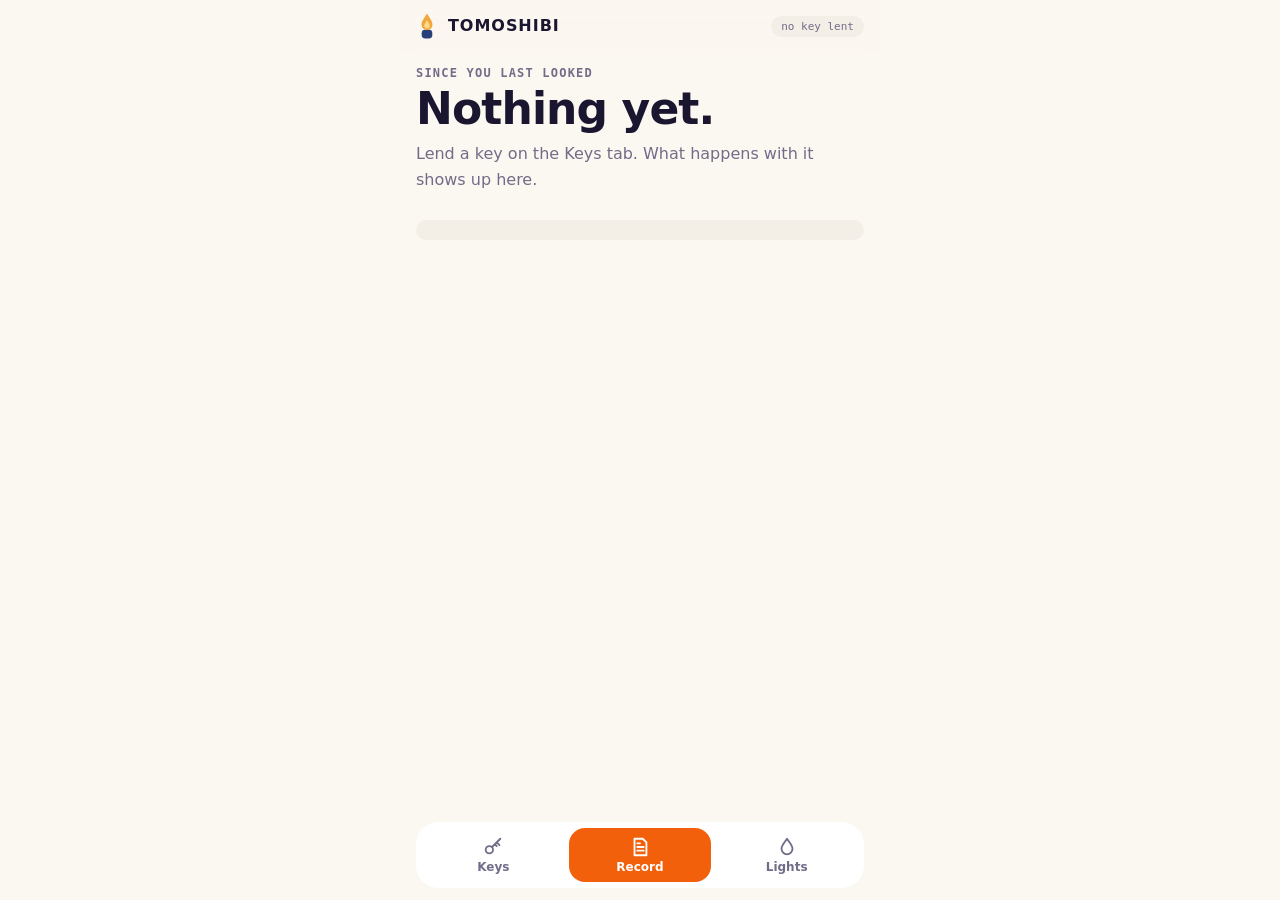
<file: morning.html>
<!doctype html>
<html lang="en">
<meta charset="utf-8">
<meta name="viewport" content="width=device-width, initial-scale=1, viewport-fit=cover">
<title>TOMOSHIBI — since you last looked</title>
<link rel="stylesheet" href="style.css">
<link rel="stylesheet" href="morning.css">
<link rel="stylesheet" href="pop.css">
<link rel="manifest" href="manifest.webmanifest">
<meta name="theme-color" content="#F2600C">
<meta name="apple-mobile-web-app-capable" content="yes">
<meta name="apple-mobile-web-app-title" content="Tomoshibi">
<link rel="apple-touch-icon" href="apple-touch-icon.png">
<link rel="icon" href="favicon.svg" type="image/svg+xml">

<div class="wrap phone">
  <div class="top">
    <div class="brand">
      <svg viewBox="0 0 120 152" aria-hidden="true"><rect x="31" y="96" width="58" height="48" rx="19" fill="#27407a"/><path d="M60 10 C62.2 10 63.8 12.2 64.8 14.8 C70.5 28 90 49 90 68 A30 30 0 1 1 30 68 C30 49 49.5 28 55.2 14.8 C56.2 12.2 57.8 10 60 10 Z" fill="#f0a73b"/><path d="M60 46 C61.3 46 62.2 47.2 62.8 48.6 C65.6 55 75 65.5 75 75 A15 15 0 1 1 45 75 C45 65.5 54.4 55 57.2 48.6 C57.8 47.2 58.7 46 60 46 Z" fill="#ffd98a"/></svg>
      TOMOSHIBI
    </div>
    <span class="spacer"></span>
    <span class="chip" id="status">loading…</span>
  </div>

  <header class="head">
    <p class="k">Since you last looked</p>
    <h1 id="headline">…</h1>
    <p class="sub" id="subline"></p>
  </header>

  <ol class="list" id="list"></ol>
  <p class="note" id="where"></p>
</div>

<script src="app.js"></script>
<script src="morning.js"></script>
</html>
</file>
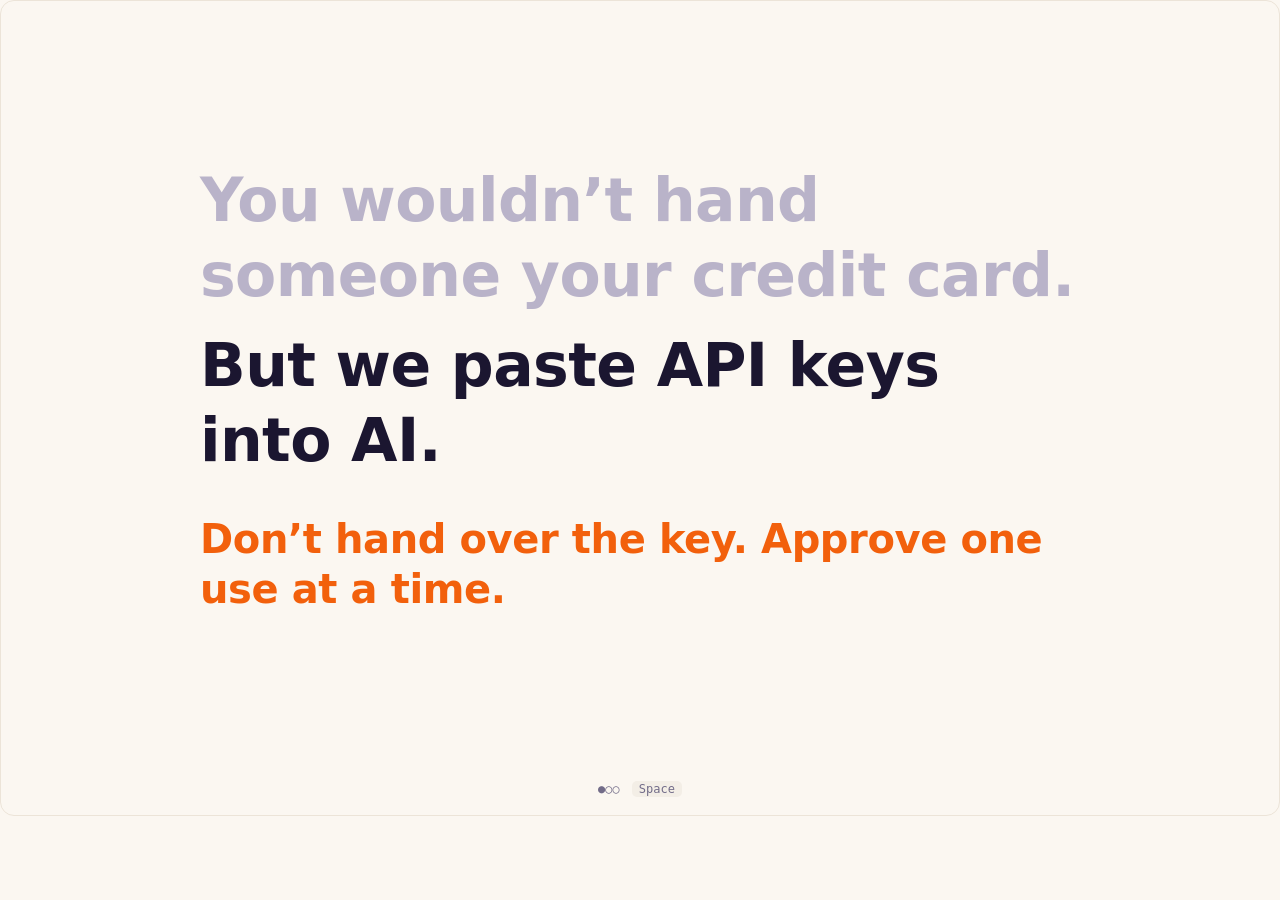
<file: start-old.html>
<!doctype html>
<html lang="en">
<meta charset="utf-8">
<meta name="viewport" content="width=device-width, initial-scale=1, viewport-fit=cover">
<title>TOMOSHIBI — don't paste the key</title>
<link rel="stylesheet" href="style.css">
<link rel="stylesheet" href="start.css">
<link rel="stylesheet" href="pop.css">
<link rel="manifest" href="manifest.webmanifest">
<meta name="theme-color" content="#F2600C">
<meta name="apple-mobile-web-app-capable" content="yes">
<meta name="apple-mobile-web-app-title" content="Tomoshibi">
<link rel="apple-touch-icon" href="apple-touch-icon.png">
<link rel="icon" href="favicon.svg" type="image/svg+xml">

<main class="stage" id="stage" data-step="0">
  <!-- 0: the one slide. Three lines, nothing else. -->
  <section class="s s0" aria-label="The idea">
    <p class="l1">You wouldn’t hand someone your credit card.</p>
    <p class="l2">But we paste API keys into AI.</p>
    <p class="l3">Don’t hand over the key. Approve one use at a time.</p>
  </section>

  <!-- 1: the moment everyone knows. The AI asks for the key. -->
  <section class="s s1" aria-label="The AI asks for your key">
    <div class="chat">
      <p class="me">Every morning, remind customers who haven’t paid yet.</p>
      <p class="ai">Done. I’ll use <b>billing-assistant</b>. <span class="stars">★ 4.9 · 1,284 reviews</span></p>
      <p class="ai">To run it I need your shop’s payment key.</p>
      <div class="ask paste">
        <label>Paste your secret key here</label>
        <div class="field">sk_live_<i class="caret"></i></div>
        <p class="warn">Your payment dashboard says: <b>never share this key with anyone.</b></p>
      </div>
      <div class="ask lend">
        <a class="lendbtn" id="lend" href="gate.html">
          <svg viewBox="0 0 120 152" aria-hidden="true"><rect x="31" y="96" width="58" height="48" rx="19" fill="#27407a"/><path d="M60 10 C62.2 10 63.8 12.2 64.8 14.8 C70.5 28 90 49 90 68 A30 30 0 1 1 30 68 C30 49 49.5 28 55.2 14.8 C56.2 12.2 57.8 10 60 10 Z" fill="#f0a73b"/><path d="M60 46 C61.3 46 62.2 47.2 62.8 48.6 C65.6 55 75 65.5 75 75 A15 15 0 1 1 45 75 C45 65.5 54.4 55 57.2 48.6 C57.8 47.2 58.7 46 60 46 Z" fill="#ffd98a"/></svg>
          Lend it with TOMOSHIBI
        </a>
        <p class="hint">The tool never gets the key. You choose where it may go, what it may do, how many times, until when.</p>
      </div>
    </div>
    <p class="cap c-paste">A spare key that works until you cancel it. No limits. No record.</p>
    <p class="cap c-lend">Same place. A button instead of a box.</p>
  </section>

  <p class="nav"><span id="dots"></span><span class="kbd">Space</span></p>
</main>

<script>document.documentElement.dataset.tabs = "off"</script>
<script src="app.js"></script>
<script>
// Three beats: the slide, the paste box, the lend button. Space or a click moves on; the last one opens the keys page.
'use strict'
const stage = document.getElementById('stage'), q = location.search
document.getElementById('lend').href = 'gate.html' + q
let step = Number(new URLSearchParams(q).get('step') || 0)
const show = () => { stage.dataset.step = step; document.getElementById('dots').textContent = ['●○○', '○●○', '○○●'][step] }
const next = () => { if (step < 2) { step++; show() } else location.href = 'gate.html' + q }
const back = () => { if (step > 0) { step--; show() } }
document.addEventListener('keydown', (e) => {
  if (e.repeat) return
  if (e.code === 'Space' || e.code === 'ArrowRight' || e.code === 'Enter') { e.preventDefault(); next() }
  if (e.code === 'ArrowLeft') back()
})
stage.addEventListener('click', (e) => { if (!e.target.closest('a')) next() })
show()
</script>
</html>
</file>
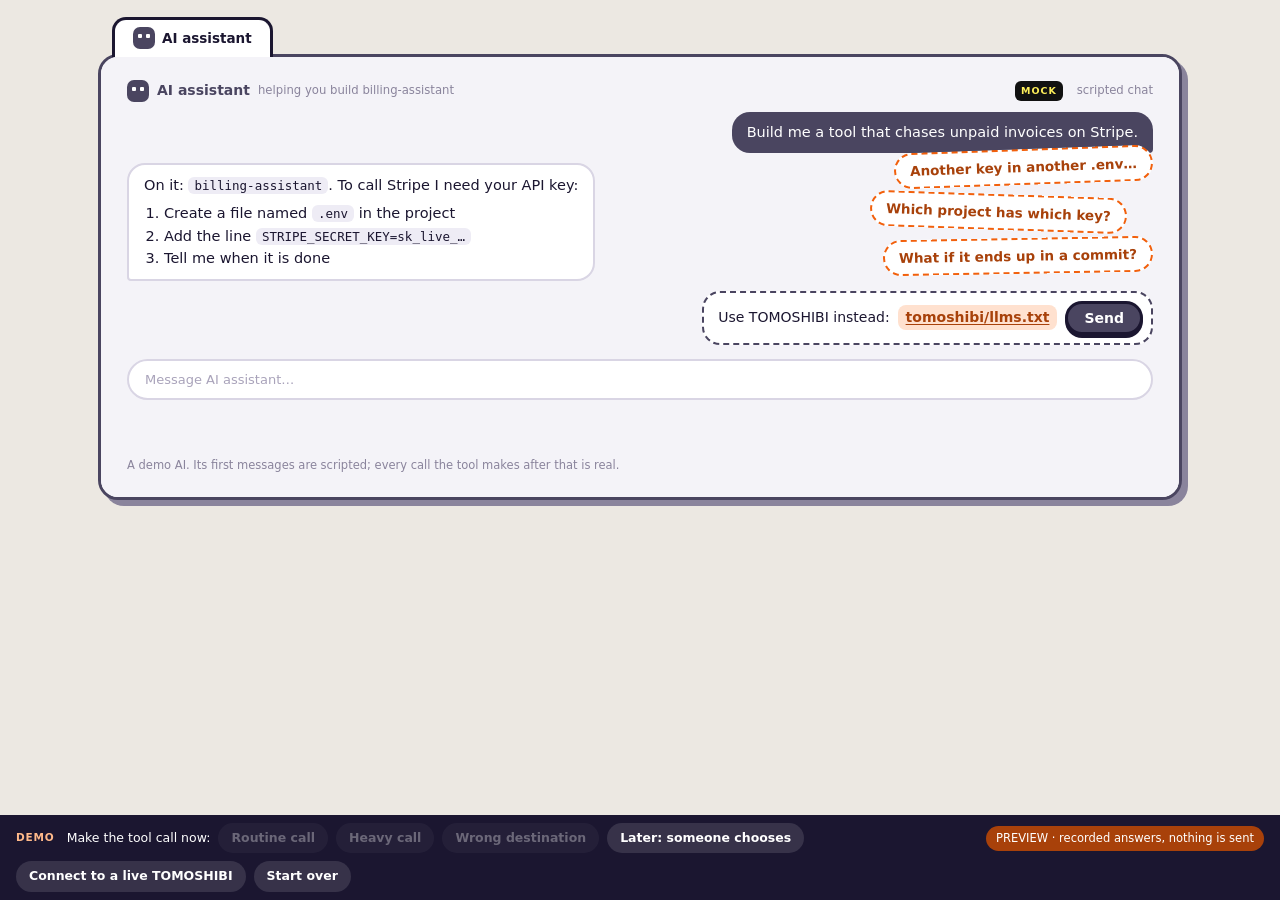
<file: start.html>
<!doctype html>
<html lang="en">
<meta charset="utf-8">
<meta name="viewport" content="width=device-width, initial-scale=1">
<title>TOMOSHIBI</title>
<!-- The app starts at app.html. This address is kept because it is the one that was shared. -->
<script>location.replace('app.html' + location.search + location.hash)</script>
<a href="app.html">Open TOMOSHIBI</a>
</html>
</file>
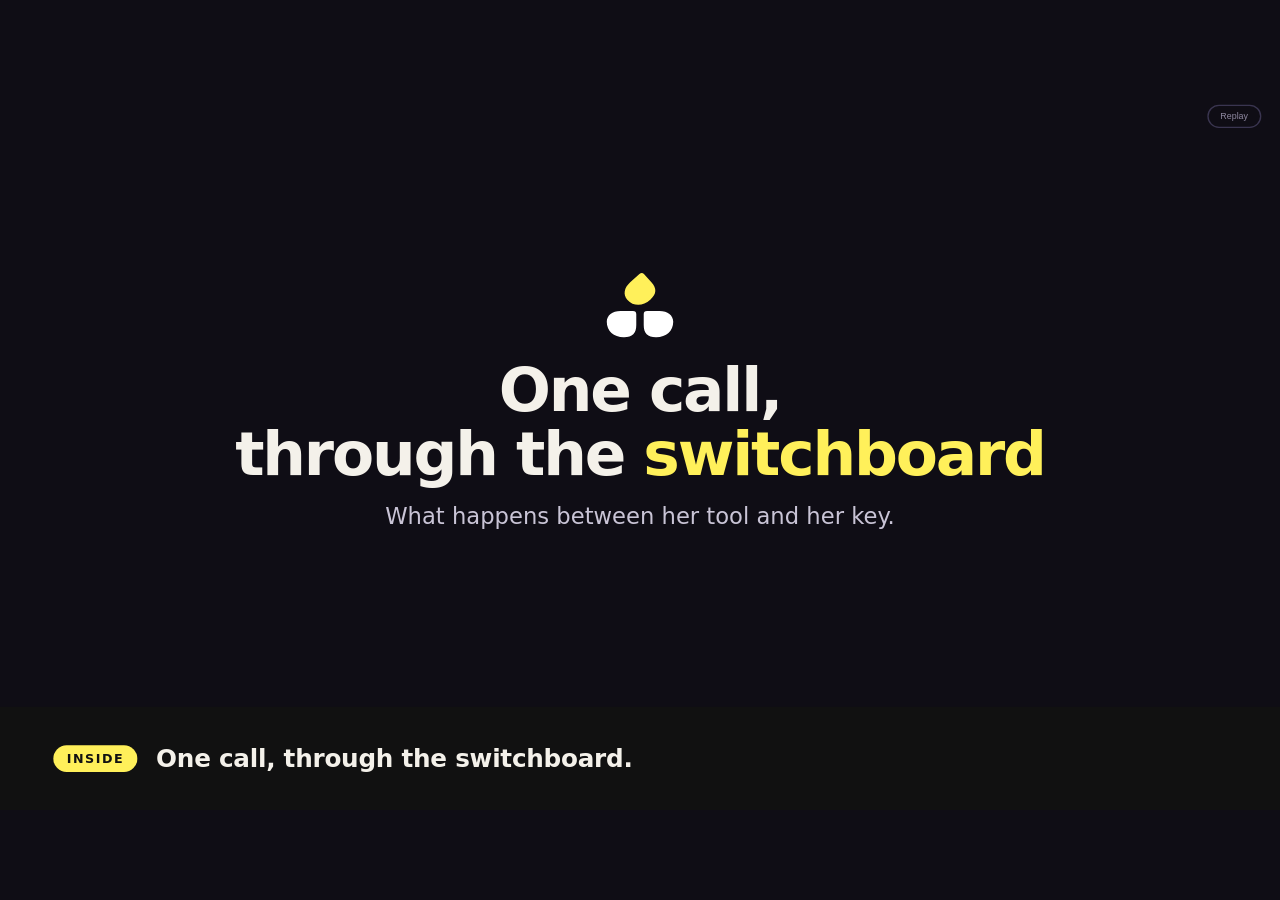
<file: switchboard.html>
<!doctype html>
<html lang="en">
<meta charset="utf-8">
<meta name="viewport" content="width=device-width, initial-scale=1">
<title>TOMOSHIBI — one call, through the switchboard</title>
<style>
  /* One call, through the switchboard: what the figure in the README says, moving.
     Everything on this page is drawn here; nothing is loaded from anywhere, and nothing is sent. */
  :root { --bg:#0F0D15; --ink:#F4F1EA; --mut:#8E88A0; --line:#3A3550; --card:#1A1724; --lemon:#FFF05A; --flame:#F2600C; --ok:#35D49A; --no:#FF5D8F; --pur:#A78BFA }
  html, body { margin:0; height:100%; background:var(--bg); color:var(--ink); font-family: ui-rounded, "SF Pro Rounded", system-ui, sans-serif; overflow:hidden }
  #stage { position:absolute; left:50%; top:50%; width:1920px; height:1080px; transform-origin:0 0 }
  svg { position:absolute; inset:0; width:1920px; height:1080px }
  text { font-family: inherit; fill: var(--ink) }
  .k { font-size:15px; font-weight:800; letter-spacing:.14em; fill:var(--mut) }
  .t { font-size:25px; font-weight:800 } .s { font-size:17px; fill:#C9C4D6 } .m { font:600 17px ui-monospace, Menlo, monospace }
  .box { fill:var(--card); stroke:var(--line); stroke-width:2.5; transition: stroke .25s, fill .25s, filter .25s }
  .on .box { stroke:var(--lemon); filter: drop-shadow(0 0 18px rgba(255,240,90,.35)) }
  .ok .box { stroke:var(--ok); filter: drop-shadow(0 0 18px rgba(53,212,154,.4)) }
  .bad .box { stroke:var(--no); filter: drop-shadow(0 0 20px rgba(255,93,143,.5)) }
  .hot .box { stroke:var(--flame); filter: drop-shadow(0 0 22px rgba(242,96,12,.55)) }
  .pill { fill:var(--bg); stroke:var(--line); stroke-width:2.5; transition: fill .3s, stroke .3s } .pick .pill { fill:var(--lemon); stroke:var(--lemon) } .pick text { fill:#111 }
  .lapline { transition: stroke .3s, filter .3s } .on .lapline { stroke:var(--lemon); filter: drop-shadow(0 0 14px rgba(255,240,90,.4)) }
  .dim { opacity:.32 } .wire { fill:none; stroke:var(--line); stroke-width:2.5; stroke-dasharray:3 9; stroke-linecap:round }
  .wire.live { stroke:var(--lemon); stroke-dasharray:none; filter: drop-shadow(0 0 8px rgba(255,240,90,.6)) }
  .wire.hot { stroke:var(--flame); stroke-dasharray:none; filter: drop-shadow(0 0 8px rgba(242,96,12,.7)) }
  .wire.bad { stroke:var(--no); stroke-dasharray:none }
  .fade { opacity:0; transition: opacity .5s } .fade.in { opacity:1 }
  .chip { position:absolute; left:0; top:0; white-space:nowrap; font:800 17px/1 ui-monospace, Menlo, monospace; padding:9px 14px; border-radius:99px; background:var(--lemon); color:#111; box-shadow:0 0 22px rgba(255,240,90,.55); opacity:0; will-change: transform }
  .chip.key { background:var(--flame); color:#fff; box-shadow:0 0 24px rgba(242,96,12,.7) } .chip.okc { background:var(--ok); box-shadow:0 0 22px rgba(53,212,154,.6) }
  .chip.noc { background:var(--no); color:#fff; box-shadow:0 0 24px rgba(255,93,143,.7) } .chip.ans { background:#fff; box-shadow:0 0 18px rgba(255,255,255,.5) } .chip.pur { background:var(--pur); color:#111; box-shadow:0 0 22px rgba(167,139,250,.6) }
  #cap { position:absolute; left:0; right:0; bottom:0; height:155px; background:#111; display:flex; align-items:center; gap:28px; padding:0 80px; box-sizing:border-box }
  #cap i { font-style:normal; background:var(--lemon); color:#111; font-weight:800; font-size:19px; letter-spacing:.12em; padding:9px 20px; border-radius:99px; white-space:nowrap; flex:none; transition: background .3s, color .3s }
  #cap b { font-size:37px; line-height:1.28; font-weight:700; letter-spacing:-.01em; transition: opacity .22s }
  #big { position:absolute; left:0; right:0; top:0; height:925px; display:flex; flex-direction:column; align-items:center; justify-content:center; gap:26px; background:var(--bg); z-index:5; transition: opacity .6s; text-align:center }
  #big h1 { font-size:92px; margin:0; letter-spacing:-.035em; line-height:1.04 } #big h1 em { font-style:normal; color:var(--lemon) } #big p { font-size:34px; margin:0; color:#C9C4D6 } #big .logo { position:static; width:110px; height:110px }
  .verdict { font-size:44px; font-weight:800 } .count { font-size:54px; font-weight:800 }
  .row text { transition: fill .3s } .ringbg { fill:none; stroke:#3A3550; stroke-width:9 } .ring { fill:none; stroke:var(--flame); stroke-width:9; stroke-linecap:round; transform: rotate(-90deg); transform-origin: center; transform-box: fill-box }
  .flame { transform-box: fill-box; transform-origin: 50% 100%; } .flick { animation: flick 1.1s ease-in-out infinite alternate } @keyframes flick { to { transform: scale(1.06, 1.12) rotate(-2deg) } }
  #replay { position:absolute; right:28px; top:22px; z-index:9; font:700 16px inherit; background:transparent; color:var(--mut); border:2px solid var(--line); border-radius:99px; padding:8px 18px; cursor:pointer } #replay:hover { color:var(--ink); border-color:var(--ink) }
  .rec #replay { display:none }
</style>
<div id="stage">
<svg viewBox="0 0 1920 1080" xmlns="http://www.w3.org/2000/svg">
  <defs><pattern id="dots" width="36" height="36" patternUnits="userSpaceOnUse"><circle cx="2" cy="2" r="1.4" fill="#231F30"/></pattern></defs>
  <rect width="1920" height="925" fill="url(#dots)"/>
  <!-- the laptop -->
  <g id="lap"><path class="lapline" d="M 74 56 H 1216 a34 34 0 0 1 34 34 V 880 a34 34 0 0 1 -34 34 H 458 a34 34 0 0 1 -34 -34 V 504 a34 34 0 0 0 -34 -34 H 74 a34 34 0 0 1 -34 -34 V 90 a34 34 0 0 1 34 -34 Z" fill="none" stroke="#4A4560" stroke-width="3" stroke-dasharray="14 12"/>
  <rect id="laplabelbg" x="64" y="40" width="10" height="32" fill="#0F0D15"/><text id="laplabel" class="k" x="78" y="62">HER LAPTOP · NOTHING IN HERE IS A SERVICE OF OURS</text></g>
  <g id="zone"><rect class="box" x="446" y="96" width="774" height="800" rx="34" style="fill:rgba(255,240,90,.025)"/></g>
  <text class="k" x="476" y="138" fill="#FFF05A">TOMOSHIBI · THE BROKER · ITS OWN PROCESS, RUN BY HER</text>
  <text class="k" x="1320" y="138">OUTSIDE · OVER THE NETWORK</text>
  <!-- wires -->
  <path id="w-tool" class="wire" d="M 372 330 L 470 330"/>
  <path id="w-zg" class="wire" d="M 1196 262 C 1260 262, 1262 232, 1320 232"/>
  <path id="w-api" class="wire" d="M 1196 420 L 1320 420"/>
  <path id="w-store" class="wire" d="M 1196 812 C 1262 812, 1262 620, 1320 620"/>
  <path id="w-world" class="wire" d="M 1196 846 C 1280 846, 1270 800, 1320 800"/>
  <path id="w-ledger" class="wire" d="M 222 408 L 222 566"/>
  <rect x="188" y="455" width="68" height="30" rx="15" fill="#15121F" stroke="#6A6485" stroke-width="2.5"/><text x="222" y="475" text-anchor="middle" font-size="13" font-weight="800" letter-spacing=".1em" fill="#B8B2CC">USB</text>
  <!-- the tool -->
  <g id="tool"><rect class="box" x="72" y="252" width="300" height="156" rx="22"/>
    <text class="k" x="96" y="290">THE AI TOOL SHE BUILT</text><text class="t" x="96" y="328">billing-assistant</text>
    <text class="s" x="96" y="360">holds a label, never a key</text><text class="m" x="96" y="388" fill="#FFF05A">stripe-live</text>
    <g id="toolflame" class="fade" transform="translate(300 262) scale(.55)"><g class="flame flick"><path d="M60 10 C64 30 97 44 97 68 C97 84 83 92 60 92 C37 92 23 84 23 68 C23 44 56 30 60 10 Z" fill="#F2600C"/><path d="M60 40 C62 50 80 58 80 72 C80 81 72 86 60 86 C48 86 40 81 40 72 C40 58 58 50 60 40 Z" fill="#FFC24A"/></g><path d="M20 92 H100 C98 105 85 111 60 111 C35 111 22 105 20 92 Z" fill="#F4F1EA"/></g></g>
  <!-- the Ledger -->
  <g id="ledger"><rect class="box" x="112" y="566" width="220" height="296" rx="26"/>
    <rect x="130" y="586" width="184" height="212" rx="12" fill="#ECE9E2"/><rect x="186" y="814" width="72" height="26" rx="13" fill="none" stroke="#5A5570" stroke-width="2.5"/>
    <text class="k" x="240" y="532">HER LEDGER</text><text class="s" x="112" y="890" fill="#8E88A0">a separate device, in her hand</text>
    <g id="lg-quiet"><text x="222" y="676" text-anchor="middle" font-size="19" font-weight="800" style="fill:#1B1630">All quiet.</text><text x="222" y="704" text-anchor="middle" font-size="13" style="fill:#6b6580">Nothing needs you.</text></g>
    <g id="lg-ask" class="fade"><text x="146" y="622" font-size="13" font-weight="800" style="fill:#6b6580">stripe-live</text><text x="146" y="650" font-size="14" style="fill:#1B1630">api.stripe.com</text><text id="lg-count" x="146" y="676" font-size="14" style="fill:#1B1630">up to 1x</text><text x="146" y="702" font-size="14" style="fill:#1B1630">until 19:10 UTC</text>
      <circle class="ringbg" cx="222" cy="756" r="24"/><circle id="lg-ring" class="ring" cx="222" cy="756" r="24" stroke-dasharray="151" stroke-dashoffset="151"/><text x="222" y="761" text-anchor="middle" font-size="11" font-weight="800" style="fill:#1B1630">HOLD</text></g>
    <g id="lg-lit" class="fade"><text x="222" y="690" text-anchor="middle" font-size="19" font-weight="800" style="fill:#1B1630">Signed.</text><text x="222" y="716" text-anchor="middle" font-size="13" style="fill:#6b6580">good for one call</text></g>
    <g id="lg-blocked" class="fade"><rect x="130" y="586" width="184" height="212" rx="12" fill="#1B1630"/><text x="222" y="684" text-anchor="middle" font-size="20" font-weight="800">BLOCKED</text><text x="222" y="712" text-anchor="middle" font-size="12" style="fill:#C9C4D6">a tool tried another host</text></g></g>
  <!-- the switchboard -->
  <g id="sb"><rect class="box" x="470" y="170" width="726" height="560" rx="26"/>
    <text class="k" x="500" y="214">THE SWITCHBOARD’S TABLE</text>
    <text class="t" x="500" y="252">label → where it goes → the real key</text>
    <rect x="500" y="278" width="666" height="40" rx="10" fill="#262233"/>
    <text class="k" x="518" y="304">LABEL</text><text class="k" x="700" y="304">GOES TO</text><text class="k" x="926" y="304">UNTIL</text><text class="k" x="1078" y="304">KEY</text>
    <g id="row" class="row"><rect id="rowbg" x="500" y="324" width="666" height="56" rx="12" fill="transparent" stroke="transparent" stroke-width="2.5"/>
      <text class="m" x="518" y="359" fill="#FFF05A">stripe-live</text><text class="m" x="700" y="359">api.stripe.com</text><text id="left" class="m" x="926" y="359">20 calls</text><text class="m" x="1078" y="359" fill="#F2600C">sk_•••</text></g>
    <g class="dim"><text class="m" x="518" y="411">model-main</text><text class="m" x="700" y="411">api.anthropic.com</text><text class="s" x="926" y="411">not supported yet</text>
      <text class="m" x="518" y="455">resend-tx</text><text class="m" x="700" y="455">api.resend.com</text><text class="s" x="926" y="455">not supported yet</text></g>
    <line x1="500" y1="486" x2="1166" y2="486" stroke="#3A3550" stroke-width="2"/>
    <g id="g1"><rect class="box" x="500" y="510" width="206" height="96" rx="16"/><text class="k" x="520" y="544">1 · THE ROW</text><text class="s" x="520" y="576">signed? goes there?</text></g>
    <g id="g2"><rect class="box" x="730" y="510" width="206" height="96" rx="16"/><text class="k" x="750" y="544">2 · THE WEIGHT</text><text class="s" x="750" y="576">0G reads it, not us</text></g>
    <g id="g3"><rect class="box" x="960" y="510" width="206" height="96" rx="16"/><text class="k" x="980" y="544">3 · THE SWAP</text><text class="s" x="980" y="576">label → key, here only</text></g>
    <text id="gateline" class="s" x="500" y="668"> </text>
    <text class="s" x="500" y="702" fill="#8E88A0">The key column is never printed, never logged, never returned to a tool.</text></g>
  <!-- the trail -->
  <g id="trail"><rect class="box" x="470" y="752" width="726" height="122" rx="22"/><text class="k" x="500" y="790">THE TRAIL · THE BROKER’S OWN FILE · APPEND-ONLY</text><g id="trailrows"></g></g>
  <!-- outside -->
  <g id="zg"><rect class="box" x="1320" y="160" width="540" height="150" rx="22"/><text class="k" x="1346" y="198" fill="#A78BFA">0G PRIVATE COMPUTER</text><text class="t" x="1346" y="238">How heavy is this call?</text><text class="s" x="1346" y="270">a sealed model reads it · no answer, no verdict</text><text id="zgv" class="verdict" x="1838" y="246" text-anchor="end"> </text></g>
  <g id="api"><rect class="box" x="1320" y="350" width="540" height="140" rx="22"/><text class="k" x="1346" y="388">THE REAL SERVICE</text><text class="t" x="1346" y="428">Stripe</text><text class="s" x="1346" y="460">sees an ordinary call, with the key</text></g>
  <g id="store"><rect class="box" x="1320" y="550" width="540" height="140" rx="22"/><text class="k" x="1346" y="588" fill="#A78BFA">0G STORAGE</text><text class="t" x="1346" y="628">The trail, sealed</text><text id="tx" class="m" x="1346" y="662" fill="#8E88A0">nobody can go back and tidy it</text></g>
  <g id="world"><rect class="box" x="1320" y="730" width="540" height="140" rx="22"/><text class="k" x="1346" y="768">WORLD ID</text><text class="t" x="1346" y="808">One real person, once</text><text id="lights" class="s" x="1346" y="840">lights on billing-assistant 1.0.0</text><text id="lightn" class="count" x="1838" y="826" text-anchor="end" fill="#FFF05A"> </text></g>
</svg>
<div id="chips"></div>
<div id="big"><svg class="logo" xmlns="http://www.w3.org/2000/svg" viewBox="0 0 256 256" role="img" aria-label="tomoshibi">
  <title>tomoshibi — optical cut for 24px and below, black surfaces</title>
  <path fill="#FFFFFF" d="M103.30 152.00L60.00 152.00C31.20 152.00 12.00 167.20 12.00 190.00C12.00 222.40 35.80 244.00 71.50 244.00L72.50 244.00C101.40 244.00 115.00 230.40 115.00 201.50L115.00 163.70C115.00 155.74 111.26 152.00 103.30 152.00ZM152.70 152.00L196.00 152.00C224.80 152.00 244.00 167.20 244.00 190.00C244.00 222.40 220.20 244.00 184.50 244.00L183.50 244.00C154.60 244.00 141.00 230.40 141.00 201.50L141.00 163.70C141.00 155.74 144.74 152.00 152.70 152.00Z"/>
  <path fill="#FFF05A" d="M125.99 23.53L93.82 52.50C72.41 71.77 68.32 95.91 83.57 112.86C105.25 136.94 137.39 137.06 163.92 113.17L164.67 112.51C186.14 93.17 187.15 73.96 167.81 52.48L142.52 24.39C137.19 18.48 131.91 18.20 125.99 23.53Z"/>
</svg><h1>One call,<br>through the <em>switchboard</em></h1><p>What happens between her tool and her key.</p></div>
<div id="cap"><i>INSIDE</i><b></b></div>
<button id="replay">Replay</button>
</div>
<script>
'use strict'
const Q = new URLSearchParams(location.search), PACE = Math.max(.5, Number(Q.get('speed')) || 1)
const $ = (id) => document.getElementById(id), W = (ms) => new Promise((r) => setTimeout(r, ms / PACE))
const REC = Q.has('rec')            // recording: play once, no button, say when it is over
if (REC) document.documentElement.classList.add('rec')
function fit() { const s = Math.min(innerWidth / 1920, innerHeight / 1080), st = $('stage'); st.style.transform = `translate(${-960 * s}px, ${-540 * s}px) scale(${s})` }
addEventListener('resize', fit); fit()
const mark = (name) => { (window.switchboardMarks = window.switchboardMarks || []).push({ name, t: Date.now() / 1000 }) }
{ const b = $('laplabel').getBBox(), r = $('laplabelbg'); r.setAttribute('x', b.x - 14); r.setAttribute('width', b.width + 28) }   // the outline's label sits on its top edge
const cls = (id, c) => { const e = $(id); e.classList.remove('on', 'ok', 'bad', 'hot'); if (c) e.classList.add(c) }
const wire = (id, c) => { const e = $(id); e.classList.remove('live', 'hot', 'bad'); if (c) e.classList.add(c) }
const show = (id, on = true) => $(id).classList.toggle('in', on)
const text = (id, t, fill) => { const e = $(id); e.textContent = t; if (fill) e.setAttribute('fill', fill) }
async function say(chip, line, color) { const c = $('cap'), b = c.querySelector('b'), i = c.querySelector('i'); b.style.opacity = 0; await W(200); i.textContent = chip; i.style.background = color || 'var(--lemon)'; i.style.color = color === 'var(--no)' || color === 'var(--flame)' ? '#fff' : '#111'; b.textContent = line; b.style.opacity = 1 }
/** A chip that travels along a wire (forwards or back), then stays or goes. */
async function send(wireId, label, kind = '', { back = false, ms = 900, keep = false } = {}) {
  const p = $(wireId), len = p.getTotalLength(), el = document.createElement('div'); el.className = 'chip ' + kind; el.textContent = label; $('chips').appendChild(el)
  const w = el.offsetWidth, h = el.offsetHeight, at = (k) => { const q = p.getPointAtLength((back ? 1 - k : k) * len); return `translate(${q.x - w / 2}px, ${q.y - h / 2}px)` }
  const frames = []; for (let i = 0; i <= 24; i++) frames.push({ transform: at(i / 24), opacity: 1 })
  wire(wireId, kind === 'noc' ? 'bad' : kind === 'key' ? 'hot' : 'live')
  await el.animate(frames, { duration: ms / PACE, easing: 'cubic-bezier(.45,.05,.3,1)', fill: 'forwards' }).finished
  wire(wireId, ''); if (!keep) { await el.animate([{ opacity: 1 }, { opacity: 0 }], { duration: 220, fill: 'forwards' }).finished; el.remove() }
  return el
}
let rows = 0
function trail(tag, what, color, extra = '') {
  const g = document.createElementNS('http://www.w3.org/2000/svg', 'g'), x = 500 + (rows % 2) * 348, y = 806 + Math.floor(rows / 2) * 34; rows++
  g.innerHTML = `<rect x="${x}" y="${y}" width="${tag.length * 11 + 22}" height="26" rx="13" fill="${color}"/><text x="${x + 11}" y="${y + 18}" font-size="13" font-weight="800" style="fill:${color === 'var(--ok)' || color === 'var(--lemon)' ? '#111' : '#fff'}">${tag}</text><text class="s" x="${x + tag.length * 11 + 32}" y="${y + 19}" font-size="15">${what}${extra}</text>`
  g.style.opacity = 0; $('trailrows').appendChild(g); g.animate([{ opacity: 0, transform: 'translateY(8px)' }, { opacity: 1, transform: 'none' }], { duration: 380, fill: 'forwards' })
}
const ledger = (which) => { for (const k of ['lg-ask', 'lg-lit', 'lg-blocked']) show(k, k === which); $('lg-quiet').style.opacity = which ? 0 : 1 }
async function holdRing(ms) { const r = $('lg-ring'); r.setAttribute('stroke-dashoffset', 151); await r.animate([{ strokeDashoffset: 151 }, { strokeDashoffset: 0 }], { duration: ms / PACE, easing: 'linear', fill: 'forwards' }).finished }
async function seal(hash) { await send('w-store', 'thread', 'pur', { ms: 800 }); cls('store', 'on'); text('tx', 'sealed · tx ' + hash, '#A78BFA'); await W(500); cls('store', '') }
function reset() { rows = 0; $('trailrows').innerHTML = ''; $('chips').innerHTML = ''; for (const k of ['tool', 'ledger', 'sb', 'zg', 'api', 'store', 'world', 'g1', 'g2', 'g3', 'trail', 'zone', 'lap']) cls(k, ''); for (const k of ['w-tool', 'w-zg', 'w-api', 'w-store', 'w-world', 'w-ledger']) wire(k, '')
  text('zgv', ' '); text('gateline', ' '); text('left', '20 calls'); text('tx', 'nobody can go back and tidy it', '#8E88A0'); text('lightn', ' '); text('lights', 'lights on billing-assistant 1.0.0'); show('toolflame', false); ledger(null); $('rowbg').setAttribute('stroke', 'transparent'); $('rowbg').setAttribute('fill', 'transparent') }
const rowOn = (c) => { $('rowbg').setAttribute('stroke', c || 'transparent'); $('rowbg').setAttribute('fill', c ? 'rgba(255,240,90,.07)' : 'transparent') }

async function play() {
  reset(); window.switchboardMarks = []; mark('intro'); $('big').style.display = 'flex'; $('big').style.opacity = 1
  await say('INSIDE', 'One call, through the switchboard.'); await W(2600)
  $('big').style.opacity = 0; await W(600); $('big').style.display = 'none'
  // ── where each thing is ──
  mark('where'); await say('WHERE IT RUNS', 'Her laptop runs the AI tool she built. Her Ledger is a separate device, plugged in by USB.'); cls('tool', 'on'); cls('ledger', 'on'); wire('w-ledger', 'live'); await W(3000)
  cls('tool', ''); cls('ledger', ''); wire('w-ledger', ''); await say('WHERE IT RUNS', 'TOMOSHIBI is the Broker. She runs it herself, on the same laptop: its own process, apart from the AI.'); cls('zone', 'on'); await W(3600)
  cls('zone', ''); cls('lap', 'on'); await say('WHERE IT RUNS', 'Nothing inside this outline is a service of ours. Her key is kept on her own machine.'); await W(3200)
  cls('lap', '')
  // ── the table ──
  mark('table'); await say('THE TABLE', 'TOMOSHIBI keeps one table: a label, where it goes, and the real key.'); cls('sb', 'on'); rowOn('var(--lemon)'); await W(3000)
  await say('THE TABLE', 'Only her Ledger can add a row. The AI holds the label, never the key.'); cls('ledger', 'on'); cls('tool', 'on'); wire('w-ledger', 'live'); await W(3000)
  cls('sb', ''); cls('ledger', ''); cls('tool', ''); wire('w-ledger', ''); rowOn('')
  // ── a routine call ──
  mark('routine'); await say('A ROUTINE CALL', 'The tool calls by label.'); cls('tool', 'on'); await send('w-tool', 'stripe-live · GET /v1/invoices', '', { ms: 1000 }); cls('tool', '')
  cls('g1', 'ok'); rowOn('var(--ok)'); text('gateline', '✓ a row she signed, and the call goes where the row says', '#35D49A'); await W(1100)
  await say('A ROUTINE CALL', '0G weighs it inside a sealed model. We never read it.', 'var(--pur)'); cls('g2', 'on'); await send('w-zg', 'the request', 'pur', { ms: 900 }); cls('zg', 'on'); await W(900)
  text('zgv', 'routine', '#35D49A'); cls('zg', 'ok'); await send('w-zg', 'routine · request id', 'okc', { back: true, ms: 900 }); cls('g2', 'ok'); await W(300)
  await say('A ROUTINE CALL', 'Only at the edge is the label swapped for the key.', 'var(--flame)'); cls('g3', 'hot'); await W(700); await send('w-api', '🔒 sk_•••  GET /v1/invoices', 'key', { ms: 1000 }); cls('api', 'ok'); await W(500)
  await send('w-api', 'the answer', 'ans', { back: true, ms: 800 }); cls('g3', 'ok'); text('left', '19 calls'); await send('w-tool', 'the answer · never the key', 'ans', { back: true, ms: 900 }); cls('tool', 'ok')
  trail('ALLOWED', 'read the unpaid invoices', 'var(--ok)'); await seal('0x9fb05d18…c41f')
  await say('A ROUTINE CALL', 'She was not asked. The call is in the Broker’s trail, and sealed in 0G Storage.'); await W(2400)
  for (const k of ['g1', 'g2', 'g3', 'api', 'zg', 'tool']) cls(k, ''); text('zgv', ' '); text('gateline', ' '); rowOn('')
  // ── a heavy call ──
  mark('heavy'); await say('A HEAVY CALL', 'A refund. The row is fine…', 'var(--flame)'); cls('tool', 'on'); await send('w-tool', 'stripe-live · POST /v1/refunds', '', { ms: 900 }); cls('tool', ''); cls('g1', 'ok'); rowOn('var(--ok)')
  cls('g2', 'on'); await send('w-zg', 'the request', 'pur', { ms: 800 }); cls('zg', 'on'); await W(700); text('zgv', 'decisive', '#F2600C'); cls('zg', 'hot'); await send('w-zg', 'decisive · request id', 'key', { back: true, ms: 800 }); cls('g2', 'hot')
  await say('A HEAVY CALL', '…but 0G says it is heavy. Nothing runs. The tool must come back with her signature.', 'var(--flame)'); text('gateline', 'NEEDS_PRESS — nothing is held open, nothing runs', '#F2600C'); await send('w-tool', 'NEEDS_PRESS', 'key', { back: true, ms: 800 }); await W(500)
  cls('ledger', 'hot'); wire('w-ledger', 'hot'); ledger('lg-ask'); await W(900); await say('A HEAVY CALL', 'Her Ledger shows the same lines it signs. She holds the button.', 'var(--flame)'); await holdRing(2600)
  ledger('lg-lit'); wire('w-ledger', ''); await send('w-ledger', 'a signature, for one call', 'key', { back: true, ms: 700 }); cls('ledger', 'ok')
  await send('w-tool', 'the same call + her signature', 'key', { ms: 800 }); cls('g2', 'ok'); cls('g3', 'hot'); await send('w-api', '🔒 sk_•••  POST /v1/refunds', 'key', { ms: 900 }); cls('api', 'ok'); await send('w-api', 'refunded', 'ans', { back: true, ms: 700 }); cls('g3', 'ok'); text('left', '19 calls')
  trail('BY HAND', 'refund ₹4,800, once', 'var(--flame)'); await seal('0xaaf40817…6664')
  await say('A HEAVY CALL', 'One hold. It goes out once.', 'var(--flame)'); await W(2000)
  for (const k of ['g1', 'g2', 'g3', 'api', 'zg', 'ledger']) cls(k, ''); text('zgv', ' '); text('gateline', ' '); rowOn(''); ledger(null)
  // ── refused ──
  mark('refused'); await say('REFUSED', 'An email tells the tool to send her customer list somewhere else.', 'var(--no)'); cls('tool', 'on'); const c = await send('w-tool', 'stripe-live · POST files.unknown-host.example', 'noc', { ms: 1000, keep: true }); cls('tool', '')
  cls('g1', 'bad'); rowOn('var(--no)'); cls('sb', 'bad'); text('gateline', 'DENIED — this label only reaches api.stripe.com', '#FF5D8F'); c.animate([{ opacity: 1 }, { opacity: 0 }], { duration: 500, fill: 'forwards' }); $('zg').classList.add('dim'); $('api').classList.add('dim')
  await say('REFUSED', 'Stopped at the row. 0G is never asked, nothing leaves, and her Ledger shows it.', 'var(--no)'); ledger('lg-blocked'); cls('ledger', 'bad'); trail('DENIED', 'another host · tool’s signature', 'var(--no)'); await W(3400)
  $('zg').classList.remove('dim'); $('api').classList.remove('dim'); cls('g1', ''); cls('sb', ''); cls('ledger', ''); rowOn(''); text('gateline', ' '); ledger(null)
  // ── no verdict ──
  mark('no-verdict'); await say('NO VERDICT', 'And if 0G cannot be reached? No verdict is made up. The call stops.', 'var(--no)'); cls('g2', 'on'); await send('w-zg', 'the request', 'pur', { ms: 800 }); $('zg').classList.add('dim'); text('zgv', '· · ·', '#8E88A0'); await W(1300); cls('g2', 'bad'); text('gateline', 'STOPPED — no verdict exists', '#FF5D8F'); trail('STOPPED', '0G did not answer', 'var(--no)'); await W(1900)
  $('zg').classList.remove('dim'); cls('g2', ''); text('zgv', ' '); text('gateline', ' ')
  // ── what accumulates ──
  mark('lights'); await say('WHAT ACCUMULATES', 'The trail is real use. She lights the tool she built: World says one real person, once.'); cls('trail', 'on'); await send('w-world', 'she really ran it', '', { ms: 1000 }); cls('world', 'on'); await W(500)
  show('toolflame'); text('lightn', '1'); cls('tool', 'hot'); await W(1700)
  await say('WHAT ACCUMULATES', 'Others run it too. The lights add up to her name as a builder.'); for (const n of [2, 3, 5, 8, 11, 14]) { text('lightn', String(n)); await W(210) } await W(1500)
  await say('WHAT ACCUMULATES', 'A new version? Every light goes out. Only people still running it light it again.', 'var(--flame)'); text('lights', 'lights on billing-assistant 1.0.1'); await W(600); show('toolflame', false); text('lightn', '0', '#8E88A0'); cls('world', ''); cls('tool', ''); await W(2600)
  text('lightn', ' ', '#FFF05A'); cls('trail', '')
  mark('close'); await say('INSIDE', 'The key never reached the AI. Heavy calls waited for her hand. The record cannot be tidied.'); cls('sb', 'on'); cls('ledger', 'on'); cls('store', 'on'); await W(4200)
  mark('end'); window.switchboardDone = true
}
$('replay').onclick = () => location.reload()
;(async () => { await W(400); do { window.switchboardDone = false; await play(); if (REC) break; await W(2500) } while (true) })()
</script>
</html>
</file>
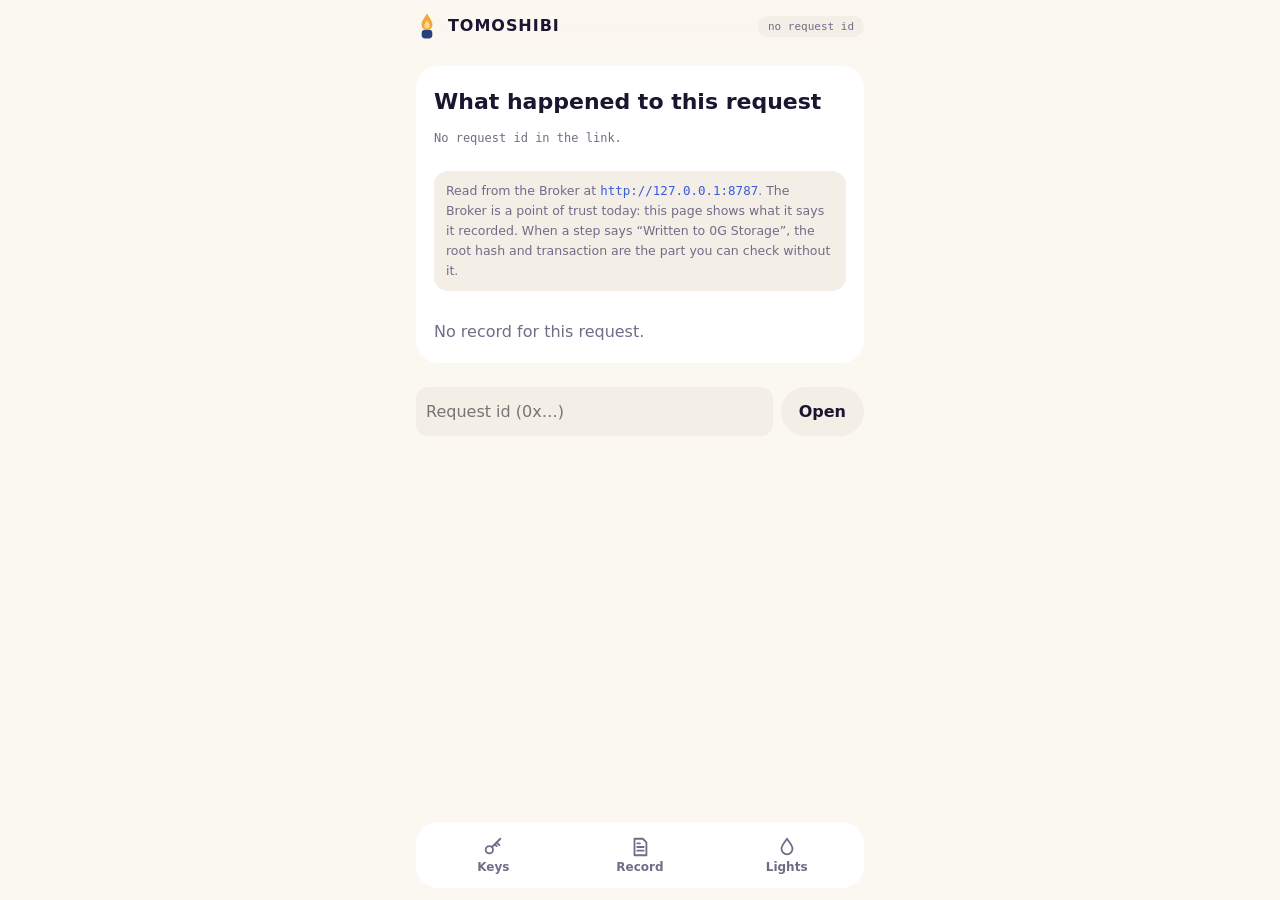
<file: trace.html>
<!doctype html>
<html lang="en">
<meta charset="utf-8">
<meta name="viewport" content="width=device-width, initial-scale=1, viewport-fit=cover">
<title>TOMOSHIBI — the record</title>
<link rel="stylesheet" href="style.css">
<link rel="stylesheet" href="pop.css">
<link rel="manifest" href="manifest.webmanifest">
<meta name="theme-color" content="#F2600C">
<meta name="apple-mobile-web-app-capable" content="yes">
<meta name="apple-mobile-web-app-title" content="Tomoshibi">
<link rel="apple-touch-icon" href="apple-touch-icon.png">
<link rel="icon" href="favicon.svg" type="image/svg+xml">

<div class="wrap">
  <div class="top">
    <div class="brand">
      <svg viewBox="0 0 120 152" aria-hidden="true"><rect x="31" y="96" width="58" height="48" rx="19" fill="#27407a"/><path d="M60 10 C62.2 10 63.8 12.2 64.8 14.8 C70.5 28 90 49 90 68 A30 30 0 1 1 30 68 C30 49 49.5 28 55.2 14.8 C56.2 12.2 57.8 10 60 10 Z" fill="#f0a73b"/><path d="M60 46 C61.3 46 62.2 47.2 62.8 48.6 C65.6 55 75 65.5 75 75 A15 15 0 1 1 45 75 C45 65.5 54.4 55 57.2 48.6 C57.8 47.2 58.7 46 60 46 Z" fill="#ffd98a"/></svg>
      TOMOSHIBI
    </div>
    <span class="spacer"></span>
    <span class="chip" id="status">loading…</span>
  </div>

  <section class="sheet">
    <div><h2>What happened to this request</h2><p class="thread" id="thread"></p></div>
    <p class="note" id="where"></p>
    <ol class="chain" id="chain"></ol>
    <p class="sub" id="empty" hidden>No record for this request.</p>
  </section>

  <section class="sheet carry" id="carry" hidden>
    <div id="qr"></div>
    <div>
      <h2>Take this record with you</h2>
      <p class="sub">Scan it with your own phone. The same record opens there, read from the same Broker.</p>
      <p class="note" id="carryNote"></p>
    </div>
  </section>

  <form class="form" id="open">
    <input id="t" placeholder="Request id (0x…)" aria-label="Request id">
    <button class="btn" type="submit">Open</button>
  </form>
</div>

<script src="app.js"></script>
<script src="qr.js"></script>
<script src="trace.js"></script>
</html>
</file>
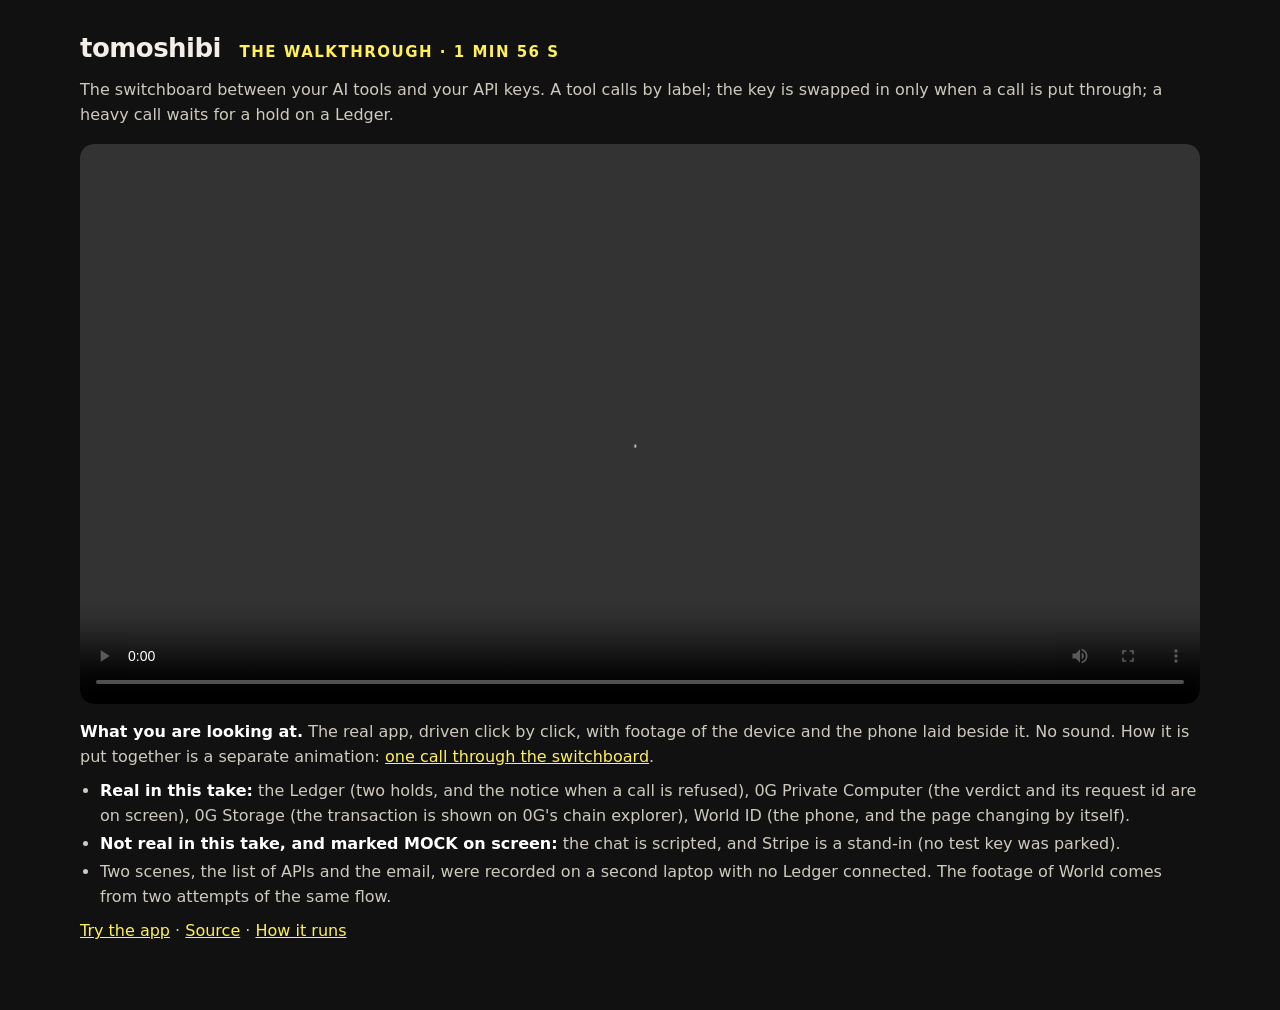
<file: watch.html>
<!doctype html>
<html lang="en">
<meta charset="utf-8">
<meta name="viewport" content="width=device-width, initial-scale=1">
<title>TOMOSHIBI — the walkthrough</title>
<link rel="icon" href="favicon.svg" type="image/svg+xml">
<style>
  :root { color-scheme: dark }
  html, body { margin: 0; background: #111; color: #f3efe7; font: 16px/1.55 ui-rounded, "SF Pro Rounded", system-ui, sans-serif }
  main { max-width: 1120px; margin: 0 auto; padding: 28px 16px 56px }
  h1 { font-size: 26px; margin: 0 0 4px; letter-spacing: -.02em } h1 small { font-size: 15px; font-weight: 600; color: #FFF05A; letter-spacing: .1em; margin-left: 10px }
  p { margin: 10px 0; color: #cfcabf } a { color: #FFF05A }
  video { width: 100%; height: auto; display: block; border-radius: 14px; background: #000; margin: 16px 0 }
  ul { margin: 8px 0; padding-left: 20px; color: #cfcabf } li { margin: 3px 0 } b { color: #fff }
</style>
<main>
  <h1>tomoshibi <small>THE WALKTHROUGH · 1 MIN 56 S</small></h1>
  <p>The switchboard between your AI tools and your API keys. A tool calls by label; the key is swapped in only when a call is put through; a heavy call waits for a hold on a Ledger.</p>
  <video controls playsinline preload="metadata" src="walkthrough.mp4"></video>
  <p><b>What you are looking at.</b> The real app, driven click by click, with footage of the device and the phone laid beside it. No sound. How it is put together is a separate animation: <a href="switchboard.html">one call through the switchboard</a>.</p>
  <ul>
    <li><b>Real in this take:</b> the Ledger (two holds, and the notice when a call is refused), 0G Private Computer (the verdict and its request id are on screen), 0G Storage (the transaction is shown on 0G's chain explorer), World ID (the phone, and the page changing by itself).</li>
    <li><b>Not real in this take, and marked MOCK on screen:</b> the chat is scripted, and Stripe is a stand-in (no test key was parked).</li>
    <li>Two scenes, the list of APIs and the email, were recorded on a second laptop with no Ledger connected. The footage of World comes from two attempts of the same flow.</li>
  </ul>
  <p><a href="https://mintannn.github.io/tomoshibi/app.html">Try the app</a> · <a href="https://github.com/kou-uni/ethglobal-mumbai">Source</a> · <a href="https://github.com/kou-uni/ethglobal-mumbai/blob/main/docs/HOW-IT-RUNS.md">How it runs</a></p>
</main>
</html>
</file>
<file: style.css>
/* Tomoshibi web screens. One dark world: a night sky of lights.
   No trackers, no web fonts, no third-party requests of any kind. */
:root {
  color-scheme: dark;
  --night: #0a0f24; --night-2: #121a3a; --line: #27325e;
  --text: #e9edf9; --muted: #8e98bd;
  --cold: #c8d4ff; --flame: #f0a73b; --flame-2: #ffd98a;
  --danger: #ff6f61; --ok: #7fd8a6;
  --sans: ui-sans-serif, system-ui, -apple-system, "Segoe UI", "Hiragino Sans", sans-serif;
  --mono: ui-monospace, "SF Mono", Menlo, Consolas, monospace;
}
* { box-sizing: border-box; }
html, body { margin: 0; background: var(--night); color: var(--text); font-family: var(--sans); font-size: 15px; line-height: 1.6; }
button { font: inherit; color: inherit; }
a { color: var(--flame-2); }
.wrap { max-width: 980px; margin: 0 auto; padding: 16px max(16px, env(safe-area-inset-right, 0px)) 48px max(16px, env(safe-area-inset-left, 0px)); display: flex; flex-direction: column; gap: 16px; }

.top { display: flex; align-items: center; gap: 12px; flex-wrap: wrap; }
.brand { display: flex; align-items: center; gap: 10px; font-weight: 700; letter-spacing: .14em; }
.brand svg { width: 22px; height: 28px; }
.spacer { flex: 1; }
.chip { font: 500 12px var(--mono); border: 1px solid var(--line); border-radius: 6px; padding: 3px 8px; color: var(--muted); white-space: nowrap; }
.chip.live { color: var(--ok); border-color: #2f6b52; }
.chip.warn { color: var(--danger); border-color: #7a3a36; }

.toggle { display: inline-flex; background: #0009; border: 1px solid var(--line); border-radius: 999px; padding: 3px; }
.toggle button { background: none; border: 0; border-radius: 999px; padding: 7px 16px; color: var(--muted); cursor: pointer; font-weight: 600; font-size: 14px; }
.toggle button[aria-pressed="true"] { background: var(--flame); color: #201400; }
button:focus-visible, a:focus-visible { outline: 2px solid var(--flame-2); outline-offset: 2px; }

.stage { position: relative; border: 1px solid var(--line); border-radius: 14px; overflow: hidden;
  background: radial-gradient(120% 90% at 50% 110%, #1b2553 0%, var(--night-2) 45%, #070a1a 100%); }
.stage canvas { display: block; width: 100%; height: clamp(320px, 58vh, 520px); touch-action: manipulation; cursor: pointer; }
.caption { position: absolute; left: 16px; right: 16px; bottom: 14px; pointer-events: none; text-shadow: 0 2px 14px #000; }
.caption b { display: block; font-size: clamp(18px, 4.2vw, 26px); line-height: 1.3; font-weight: 700; text-wrap: balance; }
.caption span { color: var(--muted); font-size: 13px; }

.sheet { border: 1px solid var(--line); border-radius: 14px; padding: 18px; background: var(--night-2); display: flex; flex-direction: column; gap: 14px; }
.sheet[hidden], [hidden] { display: none !important; }
.sheet h2 { margin: 0; font-size: 20px; }
.sheet .sub { color: var(--muted); margin: 0; }
.rows { display: grid; grid-template-columns: auto 1fr; gap: 6px 16px; margin: 0; }
.rows dt { color: var(--muted); font-size: 13px; padding-top: 2px; }
.rows dd { margin: 0; overflow-wrap: anywhere; }
.dots { display: flex; flex-wrap: wrap; gap: 8px 18px; }
.dot { display: flex; align-items: center; gap: 8px; font-size: 13px; color: var(--muted); }
.dot i { width: 11px; height: 11px; border-radius: 50%; border: 1.5px solid var(--muted); }
.dot.on { color: var(--text); }
.dot.on i { background: var(--flame); border-color: var(--flame); box-shadow: 0 0 10px var(--flame); }
.dot small { font: 400 11px var(--mono); color: var(--muted); }
.actions { display: flex; flex-wrap: wrap; gap: 10px; }
.btn { border: 1px solid var(--line); background: #0006; border-radius: 10px; padding: 10px 16px; cursor: pointer; font-weight: 600; }
.btn.primary { background: var(--flame); color: #201400; border-color: var(--flame); }
.btn:disabled { opacity: .45; cursor: default; }
.note { font-size: 12.5px; color: var(--muted); border-left: 2px solid var(--line); padding-left: 12px; margin: 0; }
.note.warn { border-color: var(--danger); color: #f2b3ad; }
.code { font: 600 22px var(--mono); letter-spacing: .12em; }

details { border: 1px solid var(--line); border-radius: 14px; padding: 12px 16px; }
details summary { cursor: pointer; font-weight: 600; }
.people { display: flex; flex-direction: column; gap: 8px; margin-top: 12px; }
.person { display: grid; grid-template-columns: 1fr auto auto; gap: 10px; align-items: center; font-size: 14px; }
.person code { font: 400 12px var(--mono); color: var(--muted); overflow-wrap: anywhere; }
.form { display: flex; flex-wrap: wrap; gap: 8px; margin-top: 10px; }
.form input, .form select { background: #0006; border: 1px solid var(--line); border-radius: 8px; padding: 8px 10px; color: var(--text); font: inherit; min-width: 0; flex: 1 1 160px; }

/* trace */
.thread { font: 400 12px var(--mono); color: var(--muted); overflow-wrap: anywhere; }
.chain { list-style: none; margin: 0; padding: 0; display: flex; flex-direction: column; }
.chain li { display: grid; grid-template-columns: 22px minmax(0, 1fr); gap: 12px; padding-bottom: 18px; position: relative; }
.chain li::before { content: ""; width: 11px; height: 11px; border-radius: 50%; background: var(--flame); margin-top: 6px; justify-self: center; }
.chain li:not(:last-child)::after { content: ""; position: absolute; left: 10.5px; top: 20px; bottom: 0; width: 1px; background: var(--line); }
.chain li.bad::before { background: var(--danger); }
.chain li.quiet::before { background: var(--muted); }
.chain h3 { margin: 0; font-size: 16px; display: flex; flex-wrap: wrap; gap: 8px; align-items: center; }
.chain time { font: 400 12px var(--mono); color: var(--muted); }
.kv { display: grid; grid-template-columns: auto 1fr; gap: 3px 14px; margin: 6px 0 0; font-size: 13.5px; }
.kv dt { color: var(--muted); }
.kv dd { margin: 0; overflow-wrap: anywhere; font-family: var(--mono); font-size: 12.5px; }
.tag { font: 600 11px var(--mono); border-radius: 5px; padding: 2px 7px; border: 1px solid var(--line); }
.tag.ALLOWED, .tag.STAR, .tag.SEALED { color: var(--ok); border-color: #2f6b52; }
.tag.DENIED, .tag.VOUCH_DENIED { color: var(--danger); border-color: #7a3a36; }
.tag.STOPPED, .tag.NEEDS_PRESS { color: var(--flame-2); border-color: #7a5a22; }
.tag.sim { color: var(--danger); border-color: #7a3a36; }
@media (prefers-reduced-motion: reduce) { * { animation: none !important; transition: none !important; } }
@media (max-width: 480px) { .kv { grid-template-columns: 1fr; gap: 0; } .kv dd { margin-bottom: 8px; } }

/* the QR on the record page */
.carry { display: grid; grid-template-columns: auto minmax(0, 1fr); gap: 18px; align-items: center; }
.carry #qr { line-height: 0; background: #fff; padding: 6px; border-radius: 10px; }
.carry code { word-break: break-all; }
@media (max-width: 560px) { .carry { grid-template-columns: 1fr; justify-items: start; } }

/* the four steps, on every page */
.journey { list-style: none; margin: 0; padding: 0; display: grid; grid-template-columns: repeat(4, minmax(0, 1fr)); gap: 8px; counter-reset: j; }
@media (max-width: 860px) { .journey { grid-template-columns: repeat(2, minmax(0, 1fr)); } }
.journey a { height: 100%; display: grid; grid-template-columns: 26px minmax(0, 1fr); grid-template-rows: auto auto; gap: 4px 10px; padding: 10px 12px; border: 1px solid var(--line); border-radius: 12px; text-decoration: none; color: var(--muted); background: #ffffff05; }
.journey .jn { grid-row: 1 / 3; width: 26px; height: 26px; border-radius: 50%; border: 1.5px solid var(--line); display: grid; place-items: center; font: 600 12px var(--mono); }
.journey .jt b { display: block; color: var(--text); font-size: 15px; opacity: .75; }
.journey .jt span { display: block; font-size: 12.5px; line-height: 1.4; }
.journey .jon { grid-column: 2; display: flex; align-items: center; gap: 6px; font: 600 11px var(--mono); letter-spacing: .02em; }
.journey .jon svg { width: 15px; height: 15px; flex: none; }
.journey li.cur a { border-color: var(--flame); background: #f0a73b14; color: var(--text); box-shadow: 0 0 30px #f0a73b1f; }
.journey li.cur .jn { border-color: var(--flame); background: var(--flame); color: #201400; }
.journey li.cur .jt b { opacity: 1; } .journey li.cur .jon { color: var(--flame-2); }
.journey li.done .jn { border-color: #2f6b52; color: var(--ok); }
a.btn { display: inline-block; text-decoration: none; color: var(--text); } a.btn.primary { color: #201400; }

.worldrow { display: flex; gap: 14px; align-items: center; flex-wrap: wrap; margin-top: 8px; }
.worldrow .qrbox { line-height: 0; background: #fff; padding: 6px; border-radius: 10px; }

/* World: four steps, three endings kept apart */
.wsteps { list-style: none; margin: 0; padding: 0; display: grid; grid-template-columns: repeat(4, minmax(0, 1fr)); gap: 8px; }
@media (max-width: 700px) { .wsteps { grid-template-columns: 1fr; } }
.wsteps li { border: 1px solid var(--line); border-radius: 10px; padding: 8px 10px; font-size: 13px; color: var(--muted); display: flex; gap: 8px; align-items: center; }
.wsteps li i { width: 10px; height: 10px; border-radius: 50%; border: 2px solid var(--muted); flex: none; }
.wsteps li.done { color: var(--text); border-color: #f0a73b66; } .wsteps li.done i { background: var(--flame); border-color: var(--flame); }
.wsteps li.now { color: var(--flame-2); border-color: var(--flame); } .wsteps li.now i { border-color: var(--flame); animation: wpulse 1.2s infinite; }
.wsteps li.end { color: var(--text); border-color: var(--cold); } .wsteps li.end i { border-color: var(--cold); background: var(--cold); }
@keyframes wpulse { 50% { box-shadow: 0 0 0 5px #f0a73b33; } }
</file>
<file: pop.css>
/* The app look: light, warm, one loud colour, round cards, a tab bar. Loaded last on every page.
   It is a phone-first web app; on a computer it sits in a phone-wide column. */
:root {
  color-scheme: light;
  --night: #FBF7F1; --night-2: #FFFFFF; --line: #ECE4D8;
  --text: #1B1630; --muted: #726C88;
  --cold: #3B5BDB; --flame: #F2600C; --flame-2: #C2410C;
  --danger: #D92D20; --ok: #0E9F6E;
  --soft: #FFF1E4; --soft-ok: #E6F7EF; --soft-bad: #FDECEA; --soft-cold: #EAF0FF;
  --sans: ui-rounded, "SF Pro Rounded", "Hiragino Maru Gothic ProN", "Nunito", system-ui, -apple-system, "Segoe UI", sans-serif;
  --shadow: 0 1px 0 #1b16300a, 0 10px 30px #1b163012;
}
html, body { background: var(--night); color: var(--text); font-size: 16px; }
body { padding-bottom: 84px; }
a { color: var(--flame-2); }
.wrap, .wrap.wide, .wrap.phone { max-width: 480px; padding: 12px 16px 28px; gap: 14px; }
.top { position: sticky; top: 0; z-index: 5; background: #fbf7f1ee; backdrop-filter: blur(8px); margin: -12px -16px 0; padding: 12px 16px; border-bottom: 1px solid var(--line); }
.brand { letter-spacing: .06em; font-weight: 800; }
.chip { background: #fff; border-color: var(--line); color: var(--muted); border-radius: 999px; padding: 4px 10px; font-size: 11px; }
.chip.live { color: var(--ok); border-color: #b9e8d3; background: var(--soft-ok); }
.chip.warn { color: var(--danger); border-color: #f5c2bc; background: var(--soft-bad); }
.banner { border-color: #f5c2bc; background: var(--soft-bad); color: #8f1d14; border-radius: 14px; font-size: 12.5px; }
.note { color: var(--muted); border-color: var(--line); } .note.warn { color: #8f1d14; border-color: var(--danger); }
code { color: var(--cold); }

/* cards and buttons */
.card, .sheet, .now, .scene, .story, .list li { border: 1px solid var(--line); border-radius: 22px; background: #fff; box-shadow: var(--shadow); }
.card h2, .now h2 { color: var(--muted); }
.card code { color: var(--cold); }
.btn { background: #fff; border: 1.5px solid var(--line); border-radius: 999px; padding: 12px 18px; font-weight: 700; color: var(--text); }
.btn.primary, a.btn.primary { background: var(--flame); border-color: var(--flame); color: #fff; box-shadow: 0 6px 18px #f2600c40; }
.btn:disabled { opacity: .45; box-shadow: none; }
a.btn { color: var(--text); }
.kbd, .foot kbd { border-color: var(--line); background: #fff; }
.foot { color: var(--muted); text-align: center; line-height: 1.9; }
.meter { background: var(--soft); } .meter i { background: var(--flame); }

/* the mascot says what is going on, in one line */
.mascot { display: grid; grid-template-columns: 96px minmax(0, 1fr); gap: 12px; align-items: center; }
.mascot .face { width: 96px; height: 120px; }
.mascot .face svg { width: 100%; height: 100%; filter: drop-shadow(0 8px 14px #f2600c33); }
.mascot.bob .face { animation: bob 2.6s ease-in-out infinite; }
.mascot.alert .face { animation: hop .6s ease-in-out infinite; }
@keyframes bob { 50% { transform: translateY(-4px); } } @keyframes hop { 50% { transform: translateY(-7px) rotate(-3deg); } }
.bubble { position: relative; background: #fff; border: 1.5px solid var(--text); border-radius: 20px; padding: 12px 14px; box-shadow: 4px 4px 0 var(--text); }
.bubble::before { content: ""; position: absolute; left: -9px; top: 50%; width: 14px; height: 14px; background: #fff; border-left: 1.5px solid var(--text); border-bottom: 1.5px solid var(--text); transform: translateY(-50%) rotate(45deg); }
.bubble b { display: block; font-size: 19px; line-height: 1.25; } .bubble span { display: block; color: var(--muted); font-size: 13.5px; margin-top: 2px; }
.mascot.ok .bubble { border-color: var(--ok); box-shadow: 4px 4px 0 var(--ok); } .mascot.ok .bubble::before { border-color: var(--ok); }
.mascot.bad .bubble { border-color: var(--danger); box-shadow: 4px 4px 0 var(--danger); } .mascot.bad .bubble::before { border-color: var(--danger); }
.mascot.alert .bubble { border-color: var(--flame); box-shadow: 4px 4px 0 var(--flame); } .mascot.alert .bubble::before { border-color: var(--flame); }

/* the four steps become small pills */
.journey { display: flex; gap: 6px; overflow-x: auto; grid-template-columns: none; padding-bottom: 2px; scrollbar-width: none; }
.journey::-webkit-scrollbar { display: none; }
.journey li { flex: none; }
.journey a { display: flex; align-items: center; gap: 6px; padding: 6px 12px 6px 6px; border-radius: 999px; background: #fff; border: 1px solid var(--line); color: var(--muted); grid-template-columns: none; }
.journey .jn { width: 22px; height: 22px; border-color: var(--line); font-size: 11px; grid-row: auto; }
.journey .jt b { font-size: 13px; opacity: 1; color: var(--muted); white-space: nowrap; } .journey .jt span, .journey .jon { display: none; }
.journey li.cur a { background: var(--flame); border-color: var(--flame); box-shadow: 0 4px 12px #f2600c40; }
.journey li.cur .jn { background: #fff; border-color: #fff; color: var(--flame-2); } .journey li.cur .jt b { color: #fff; }
.journey li.done .jn { border-color: #b9e8d3; color: var(--ok); background: var(--soft-ok); }

/* keys page as one column */
.console { display: flex; flex-direction: column; gap: 14px; } .main, .rail { display: contents; }
#story { order: 1; } #now { order: 2; } #ledgerCard { order: 3; } #keyCard { order: 4; } #lightCard { order: 5; } .main > .sheet { order: 6; }
.story { border-style: solid; padding: 14px; } .story p { font-size: 13px; }
.story > div { grid-template-columns: 1fr; }
.story button { background: var(--night); border: 1.5px solid var(--line); border-radius: 16px; padding: 12px 14px; grid-template-columns: 1fr; }
.story button:hover:not(:disabled) { border-color: var(--flame); background: var(--soft); }
.story button span { color: var(--flame-2); } .story button small { color: var(--muted); } .story button.done { border-color: #b9e8d3; background: var(--soft-ok); }
.now { background: #fff; padding: 18px; min-height: 0; gap: 14px; }
.now.NEEDS_PRESS { border-color: var(--flame); box-shadow: 0 0 0 4px #f2600c22, var(--shadow); }
.now.DENIED { border-color: var(--danger); box-shadow: 0 0 0 4px #d92d2018, var(--shadow); }
.now.ALLOWED { border-color: #b9e8d3; }
.quiet { color: var(--muted); } .quiet b { color: var(--text); font-size: 20px; } .quiet svg { display: none; }
.first { color: var(--text); font-size: 14.5px; } .quiet .first b { color: var(--flame-2); }
.who { color: var(--muted); } .who .tool { color: var(--text); border-color: var(--line); background: var(--night); border-radius: 999px; padding: 2px 10px; }
.who .bad { color: var(--danger); border-color: #f5c2bc; background: var(--soft-bad); }
.what { font-size: clamp(22px, 6vw, 28px); } .wire { color: var(--muted); font-size: 12px; }
.promise { color: var(--muted); border-color: var(--flame); font-size: 13px; }
.steps { grid-template-columns: 1fr; gap: 8px; }
.steps li { background: var(--night); border: 1.5px solid var(--line); border-radius: 16px; display: grid; grid-template-columns: 78px minmax(0, 1fr); gap: 0 10px; align-items: center; padding: 10px 12px; }
.steps .k { grid-row: 1 / 3; color: var(--muted); } .steps b { font-size: 16px; } .steps span { font-size: 12.5px; color: var(--muted); }
.steps li.pass { border-color: #ffd0ad; background: var(--soft); } .steps li.pass b { color: var(--flame-2); } .steps li.pass .k i { background: var(--flame); border-color: var(--flame); box-shadow: none; }
.steps li.stop { border-color: #f5c2bc; background: var(--soft-bad); } .steps li.stop b { color: var(--danger); }
.steps li.wait { border-color: var(--flame); background: var(--soft); } .steps li.wait b { color: var(--flame-2); }
.verdict strong { font-size: clamp(38px, 11vw, 52px); color: var(--muted); }
.ALLOWED .verdict strong { color: var(--ok); } .DENIED .verdict strong { color: var(--danger); } .NEEDS_PRESS .verdict strong { color: var(--flame); } .STOPPED .verdict strong { color: var(--cold); }
.verdict .meta { color: var(--muted); } .verdict .meta b { color: var(--text); }
.led { font-size: 17px; } #ledgerCard.ask { border-color: var(--flame); box-shadow: 0 0 0 4px #f2600c22, var(--shadow); } #ledgerCard.blk { border-color: var(--danger); }
.onscreen { color: var(--text); border-color: var(--flame); background: var(--night); border-radius: 0 12px 12px 0; padding: 8px 10px; }
.card .name.human { font-size: 20px; font-weight: 800; }
.lightcard { border-color: #ffd0ad; background: linear-gradient(180deg, var(--soft), #fff 70%); }
.trail li { grid-template-columns: 1fr; gap: 0; padding: 8px 0; border-bottom: 1px solid var(--line); } .trail li:last-child { border: 0; }
.o.ALLOWED { color: var(--ok); } .o.DENIED { color: var(--danger); } .o.NEEDS_PRESS { color: var(--flame-2); } .o.STOPPED { color: var(--cold); }
.carry { border-color: var(--line); }

/* the sky stays night: it is a window in the app */
div.stage { background: #0a0f24; border: 0; border-radius: 22px; box-shadow: var(--shadow); }
div.stage .caption b { color: #fff; } div.stage .caption span { color: #c8d0ee; }
.toggle { background: #fff; border-color: var(--line); } .toggle button { color: var(--muted); } .toggle button[aria-pressed="true"] { background: var(--flame); color: #fff; }
.sheet h2 { font-size: 22px; } .dot { color: var(--muted); } .dot.on { color: var(--text); }
.form input, .form select { background: #fff; border-color: var(--line); color: var(--text); border-radius: 12px; }
.wsteps li { border-color: var(--line); background: var(--night); border-radius: 12px; } .wsteps li.done { border-color: #ffd0ad; background: var(--soft); color: var(--text); }
.wsteps li.now { color: var(--flame-2); border-color: var(--flame); } .wsteps li.end { border-color: var(--cold); background: var(--soft-cold); color: var(--text); }
.code { color: var(--flame-2); }
.tag { background: #fff; } .tag.ALLOWED, .tag.STAR, .tag.SEALED { border-color: #b9e8d3; background: var(--soft-ok); } .tag.DENIED, .tag.VOUCH_DENIED { border-color: #f5c2bc; background: var(--soft-bad); }
.chain li::before { background: var(--flame); } .chain li:not(:last-child)::after { background: var(--line); }

/* the way in */
main.stage { background: var(--night); }
.s0 .l1 { color: #b9b3c9; } .s0 .l2 { color: var(--text); } .s0 .l3 { color: var(--flame); }
.chat .me { background: var(--flame); color: #fff; border-radius: 22px 22px 6px 22px; } .chat .ai { background: #fff; border-color: var(--line); border-radius: 22px 22px 22px 6px; box-shadow: var(--shadow); }
.stars { color: var(--muted); } .ask { background: #fff; border-color: var(--line); border-radius: 22px; box-shadow: var(--shadow); } .ask label { color: var(--muted); }
.field { background: var(--soft-bad); border-color: var(--danger); color: var(--text); border-radius: 14px; } .caret { background: var(--text); }
.warn { color: #8f1d14; } .hint { color: var(--muted); }
.lendbtn { background: var(--flame); color: #fff; border-radius: 999px; box-shadow: 0 10px 28px #f2600c55; }
.c-paste { color: var(--danger); } .c-lend { color: var(--flame-2); } .nav { color: var(--muted); }

/* the summary on a phone */
.head .k { color: var(--muted); } .head h1.stopped { color: var(--danger); } .head h1.calm { color: var(--ok); }
.list li { border-left-width: 6px; } .list li.quiet { border-left-color: #d8d2e6; }
.bad .tag { background: var(--soft-bad); border-color: #f5c2bc; } .hand .tag { background: var(--soft); border-color: #ffd0ad; color: var(--flame-2); } .list li.hand { border-left-color: var(--flame); }

/* the tab bar */
.tabbar { position: fixed; left: 50%; bottom: 12px; transform: translateX(-50%); width: min(448px, calc(100% - 24px)); z-index: 10; display: grid; grid-template-columns: repeat(3, 1fr); gap: 4px; padding: 6px; background: #ffffffee; backdrop-filter: blur(10px); border: 1px solid var(--line); border-radius: 22px; box-shadow: 0 12px 34px #1b163022; }
.tabbar a { display: grid; justify-items: center; gap: 2px; padding: 8px 4px; border-radius: 16px; text-decoration: none; color: var(--muted); font: 700 12px var(--sans); }
.tabbar svg { width: 22px; height: 22px; }
.tabbar a[aria-current="page"] { background: var(--flame); color: #fff; }
@media (prefers-reduced-motion: reduce) { .mascot .face { animation: none !important; } }

/* Before anything is lent, the one thing to do comes first. */
.console.unlent #keyCard { order: 0; border-color: var(--flame); box-shadow: 0 0 0 4px #f2600c22, var(--shadow); }
.console.unlent #story, .console.unlent .main > .sheet, .console.unlent #lightCard { display: none; }
.console.unlent #keyCard .btn.primary { font-size: 18px; padding: 16px; }

/* When you are being asked, the asking comes first. */
.console.asking #ledgerCard { order: 0; }
.story > div { display: flex; gap: 8px; overflow-x: auto; scrollbar-width: none; padding-bottom: 2px; } .story > div::-webkit-scrollbar { display: none; }
.story button { flex: 0 0 72%; }

/* ── Flat. No side stripes, no outlines doing the work of colour, no drop shadows. Colour is the surface. ── */
:root { --shadow: none; --pink: #FF5C8A; --sun: #FFC83D; --mint: #19C28E; --sky: #4C7DFF; }
.card, .sheet, .now, .scene, .story, .list li, .ask, .chat .ai { border: 0; box-shadow: none; }
.note, .note.warn, .onscreen, .promise { border: 0; border-radius: 14px; padding: 10px 12px; }
.note { background: #F3EEE6; color: var(--muted); } .note.warn { background: var(--soft-bad); color: #8f1d14; }
.onscreen { background: var(--text); color: #fff; font-size: 13.5px; padding: 12px 14px; }
.promise { background: var(--soft); color: #8a3a0b; margin: 0; }
.banner { border: 0; }
.top { border-bottom: 0; }
.chip { border: 0; background: #F3EEE6; } .chip.live { background: var(--soft-ok); } .chip.warn { background: var(--soft-bad); }
.btn { border: 0; background: #F3EEE6; } .btn.primary, a.btn.primary { box-shadow: none; }
.journey a { border: 0; background: #F3EEE6; } .journey li.cur a { box-shadow: none; } .journey .jn { border: 0; background: #fff; }
.journey li.done .jn { background: var(--mint); color: #fff; }
.tabbar { border: 0; box-shadow: none; background: #fff; }

/* the flame's bubble is a block of colour */
.bubble { border: 0; box-shadow: none; background: #fff; border-radius: 22px; padding: 14px 16px; }
.bubble::before { border: 0; background: inherit; left: -6px; }
.bubble b { font-size: 21px; }
.mascot.alert .bubble { background: var(--flame); box-shadow: none; } .mascot.alert .bubble b { color: #fff; } .mascot.alert .bubble span { color: #ffe3d0; }
.mascot.bad .bubble { background: var(--danger); box-shadow: none; } .mascot.bad .bubble b { color: #fff; } .mascot.bad .bubble span { color: #ffd9d5; }
.mascot.ok .bubble { background: var(--mint); box-shadow: none; } .mascot.ok .bubble b { color: #fff; } .mascot.ok .bubble span { color: #dbfff2; }
.mascot .face svg { filter: none; }

/* state is a filled card, not an outline */
.now.NEEDS_PRESS, #ledgerCard.ask, .console.unlent #keyCard { box-shadow: none; border: 0; background: var(--soft); }
.now.DENIED, #ledgerCard.blk { box-shadow: none; border: 0; background: var(--soft-bad); }
.now.ALLOWED { border: 0; background: var(--soft-ok); }
.steps li { border: 0; background: #fff; } .now:not(.ALLOWED):not(.DENIED):not(.NEEDS_PRESS) .steps li { background: var(--night); }
.steps li.pass, .steps li.wait, .steps li.stop { background: #fff; }
.steps .k i { border: 0; background: #d8d2e6; } .steps li.pass .k i { background: var(--mint); } .steps li.stop .k i { background: var(--danger); } .steps li.wait .k i { background: var(--flame); }
.steps li.pass b { color: var(--text); }
.story button { border: 0; background: var(--night); } .story button.done { background: var(--soft-ok); }
.story button:hover:not(:disabled) { background: var(--soft); }
.who .tool, .who .bad { border: 0; }
.lightcard { background: var(--soft); }
.trail li { border-bottom: 0; background: var(--night); border-radius: 14px; padding: 10px 12px; margin: 0; }
.carry { border-top: 0; }
.toggle { border: 0; }
.wsteps li, .wsteps li.done, .wsteps li.now, .wsteps li.end { border: 0; }
.tag, .tag.ALLOWED, .tag.STAR, .tag.SEALED, .tag.DENIED, .tag.VOUCH_DENIED { border: 0; }
.form input, .form select { border: 0; background: #F3EEE6; }

/* the summary: each line is a tinted card with a round badge */
.list li, .list li.bad, .list li.hand, .list li.quiet, .list li.stop { border: 0; border-left-width: 0; border-radius: 22px; padding: 14px 16px; background: #fff; }
.list li.bad { background: var(--soft-bad); } .list li.hand { background: var(--soft); } .list li.stop { background: var(--soft-cold); }
.list .tag { border: 0; border-radius: 999px; padding: 4px 10px; color: #fff; background: var(--muted); }
.bad .tag { background: var(--danger); color: #fff; } .hand .tag { background: var(--flame); color: #fff; } .stop .tag { background: var(--sky); color: #fff; } .quiet .tag { background: #b9b3c9; color: #fff; }
.head h1.stopped { color: var(--danger); } .head h1.calm { color: var(--mint); }

/* the way in */
.field { border: 0; background: var(--soft-bad); } .lendbtn { box-shadow: none; } .ask { background: #fff; } .chat .ai { background: #fff; }
.kbd, .foot kbd { border: 0; background: #F3EEE6; }

/* Connect the Ledger first, then lend. */
.console.unlent #ledgerCard { order: -1; }
#ledgerCard .actions { display: flex; gap: 8px; flex-wrap: wrap; }

/* Lighting your light: the question comes first, the sky after. */
.wrap { display: flex; flex-direction: column; }
.wrap.lighting #sheet { order: -1; }
.wrap.lighting .journey { order: -3; } .wrap.lighting .top { order: -4; }
.worldgo { display: grid; gap: 10px; padding: 16px; border-radius: 22px; background: var(--soft); }
.worldgo .wq { margin: 0; font-size: 20px; font-weight: 800; line-height: 1.3; }
.worldgo .btn.big { font-size: 18px; padding: 16px; text-align: center; }
.worldgo .code { font-size: 15px; letter-spacing: .08em; }
.wsteps { grid-template-columns: 1fr 1fr; }

.wrap.lighting #flow { order: -1; display: grid; gap: 10px; }
#flow .mascot { margin-bottom: 4px; }
</file>
<file: morning.css>
/* What a person reads afterwards, on a phone: one line first, then what happened with their key. */
.wrap.phone { max-width: 520px; gap: 18px; }
.head .k { margin: 0; font: 600 12px var(--mono); letter-spacing: .1em; text-transform: uppercase; color: var(--muted); }
.head h1 { margin: 4px 0 0; font-size: clamp(30px, 9vw, 44px); line-height: 1.12; letter-spacing: -.02em; }
.head h1.stopped { color: var(--danger); } .head h1.calm { color: var(--ok); }
.head .sub { margin: 8px 0 0; color: var(--muted); }
.list { list-style: none; margin: 0; padding: 0; display: grid; gap: 10px; }
.list li { border: 1px solid var(--line); border-left-width: 4px; border-radius: 12px; background: var(--night-2); padding: 12px 14px; display: grid; gap: 2px; }
.list li.bad { border-left-color: var(--danger); } .list li.hand { border-left-color: var(--flame); } .list li.quiet { border-left-color: var(--line); } .list li.stop { border-left-color: var(--cold); }
.list b { font-size: 16.5px; line-height: 1.35; } .list .why { color: var(--muted); font-size: 14px; } .list .meta { font: 11.5px var(--mono); color: var(--muted); margin-top: 4px; word-break: break-all; }
.list a { font: 12px var(--mono); }
.list .tag { justify-self: start; font: 600 11px var(--mono); letter-spacing: .04em; }
.bad .tag { color: var(--danger); } .hand .tag { color: var(--flame); } .quiet .tag { color: var(--muted); } .stop .tag { color: var(--cold); }
</file>
<file: start.css>
/* The way in: one slide, then the box everyone has pasted into, then the button that replaces it. */
html, body { height: 100%; }
.stage { min-height: 100%; display: grid; place-items: center; padding: 24px 20px 64px; position: relative; cursor: pointer; }
.s { display: none; width: min(100%, 880px); }
.stage[data-step="0"] .s0, .stage[data-step="1"] .s1, .stage[data-step="2"] .s1 { display: block; }

.s0 p { margin: 0; font-weight: 700; line-height: 1.25; letter-spacing: -.01em; font-size: clamp(28px, 6vw, 60px); }
.s0 .l1 { color: var(--muted); }
.s0 .l2 { color: var(--text); margin-top: .25em; }
.s0 .l3 { color: var(--flame-2); margin-top: .9em; font-size: clamp(22px, 4.2vw, 40px); }

.chat { display: grid; gap: 12px; max-width: 620px; margin: 0 auto; }
.chat p { margin: 0; padding: 12px 16px; border-radius: 16px; font-size: clamp(16px, 2.2vw, 20px); line-height: 1.45; max-width: 92%; }
.chat .me { background: #27407a; justify-self: end; }
.chat .ai { background: #0006; border: 1px solid var(--line); }
.stars { color: var(--cold); font: 600 .8em var(--mono); white-space: nowrap; margin-left: 6px; }
.ask { border: 1px solid var(--line); border-radius: 16px; padding: 16px; background: #0006; }
.ask label { display: block; color: var(--muted); font-size: 14px; margin-bottom: 8px; }
.field { border: 2px solid var(--danger); border-radius: 10px; padding: 14px 16px; font: clamp(18px, 2.6vw, 24px) var(--mono); background: #0008; }
.caret { display: inline-block; width: .55em; height: 1.05em; background: var(--text); vertical-align: -.15em; animation: blink 1s steps(1) infinite; }
@keyframes blink { 50% { opacity: 0; } }
.warn { margin: 10px 0 0 !important; padding: 0 !important; font-size: 14px !important; color: #f2b3ad; max-width: none !important; }
.lendbtn { display: flex; align-items: center; justify-content: center; gap: 12px; text-decoration: none; background: var(--flame); color: #201400; font-weight: 700; font-size: clamp(18px, 2.6vw, 24px); border-radius: 12px; padding: 16px; box-shadow: 0 0 50px #f0a73b55; }
.lendbtn svg { width: 22px; height: 28px; }
.hint { margin: 10px 0 0 !important; padding: 0 !important; font-size: 14px !important; color: var(--muted); max-width: none !important; }
.stage[data-step="1"] .lend, .stage[data-step="2"] .paste { display: none; }
.cap { text-align: center; margin: 22px 0 0; font-size: clamp(16px, 2.4vw, 22px); font-weight: 600; }
.c-paste { color: #f2b3ad; } .c-lend { color: var(--flame-2); }
.stage[data-step="1"] .c-lend, .stage[data-step="2"] .c-paste { display: none; }
.nav { position: absolute; bottom: 18px; left: 0; right: 0; margin: 0; text-align: center; color: var(--muted); font: 12px var(--mono); display: flex; gap: 12px; justify-content: center; align-items: center; }
.kbd { border: 1px solid var(--line); border-radius: 5px; padding: 1px 7px; }
@media (prefers-reduced-motion: reduce) { .caret { animation: none; } }
</file>
<file: cute.css>
/* TOMOSHIBI — the app. One flame on its dish (the same one that lives on the Ledger), flat and round.
   Generated from tools/storyboard/flow3.css (the approved storyboard) plus the page shell below. */
:root{--ink:#1B1630;--mut:#6b6580;--or:#F2600C;--glow:#FFC24A;--peach:#FFE1CF;--cream:#FBF7F1;--ok:#1f9d6b;--no:#e0457b;--hand:#F2600C}
*{box-sizing:border-box}html{scroll-behavior:smooth}
body{margin:0;background:#ECE8E2;color:var(--ink);font-family:ui-rounded,"SF Pro Rounded","Hiragino Maru Gothic ProN","Yu Gothic UI",system-ui,sans-serif;line-height:1.65;-webkit-font-smoothing:antialiased}
b,strong,h1,h2,h3,h4,th,button,.aibtn,.pill{font-family:ui-rounded,"SF Pro Rounded","Hiragino Sans","Yu Gothic UI",system-ui,sans-serif;font-weight:700}
.wrap{max-width:1080px;margin:0 auto;padding:28px 16px 80px}
/* ---- the app itself */
.win{background:#fff;border:3px solid var(--ink);border-radius:20px;overflow:hidden;box-shadow:6px 6px 0 var(--ink)}
.chrome{display:flex;gap:6px;align-items:center;padding:8px 12px 0;height:38px;border-bottom:3px solid var(--ink);background:#f3eee6}.chrome i{width:11px;height:11px;border-radius:50%;background:#ffd0b5;border:2px solid var(--ink);margin-bottom:8px}
.tab{align-self:flex-end;margin-left:8px;background:#fff;border:3px solid var(--ink);border-bottom:0;border-radius:10px 10px 0 0;padding:3px 16px 4px;font-size:12px;position:relative;top:3px}.tab.off{background:#e6e0d6;color:#8a849c;border-color:#bdb7ca;top:0}
.nav{display:flex;align-items:center;gap:16px;padding:10px 20px;border-bottom:2px solid #f1ece3}.logo{display:flex;align-items:center;gap:6px;font-size:19px;letter-spacing:-.03em}.who{margin-left:auto;font-size:12px;background:#f3eee6;border-radius:99px;padding:4px 12px;white-space:nowrap}
.links{display:flex;gap:4px;margin-left:8px}.links span{font-size:13.5px;padding:5px 14px;border-radius:99px;color:var(--mut)}.links .on{background:var(--ink);color:#fff;font-weight:700}
.stepper{display:flex;gap:6px;margin-left:8px;flex-wrap:wrap}.stepper span{display:flex;align-items:center;gap:6px;font-size:12.5px;padding:4px 12px 4px 5px;border-radius:99px;background:#f3eee6;color:var(--mut)}.stepper em{font-style:normal;font-weight:800;width:20px;height:20px;border-radius:50%;background:#fff;display:grid;place-items:center;font-size:11px}.stepper .done{background:#dff3e7;color:#17694a}.stepper .done em{background:var(--ok);color:#fff}.stepper .on{background:var(--or);color:#fff;font-weight:700}.stepper .on em{color:var(--or)}
.nowbar{display:grid;grid-template-columns:1fr 1.25fr;border-bottom:3px solid var(--ink)}.nowbar>div{padding:9px 20px;display:flex;flex-direction:column}.nowbar i{font-style:normal;font-size:10.5px;font-weight:800;letter-spacing:.1em;color:var(--mut)}.nowbar b{font-size:15.5px;line-height:1.4}.nowbar .y{background:var(--peach);border-left:3px solid var(--ink)}.nowbar .y i{color:#a8410a}
.body{display:grid;grid-template-columns:1.05fr 1fr;gap:28px;padding:26px 30px 30px;align-items:center}
.hero{display:flex;align-items:flex-end;gap:4px;margin-bottom:6px}.say{background:#fff;border:3px solid var(--ink);border-radius:18px 18px 18px 4px;padding:8px 14px;font-weight:700;font-size:14px;margin-bottom:72px;font-family:ui-rounded,"SF Pro Rounded","Hiragino Sans",system-ui,sans-serif}
.l h3{font-size:33px;line-height:1.15;margin:0 0 8px;letter-spacing:-.02em}.l p{margin:0;font-size:15px;color:#4a4560;line-height:1.55}
.r{display:flex;flex-direction:column;gap:12px}.card{background:#fff;border:3px solid var(--ink);border-radius:20px;padding:16px;display:flex;flex-direction:column;gap:9px}.card.soft{border-style:dashed;font-size:13.5px;background:transparent}.card small{color:var(--mut);font-size:12px;line-height:1.5}
.cardh{font-weight:700;font-size:15px;display:flex;justify-content:space-between;font-family:ui-rounded,"SF Pro Rounded",system-ui,sans-serif}.cardh span{font-weight:400;font-size:12px;color:var(--mut)}
.how{margin:0;padding-left:20px;font-size:14px;line-height:1.8}.how u{color:var(--or);text-decoration-thickness:2px}
.inp,.kv{background:#f7f2ea;border-radius:12px;padding:9px 12px;font-size:13.5px;display:flex;justify-content:space-between;gap:10px;align-items:center}.kv span{color:var(--mut)}.inp{border:2px solid var(--ink);background:#fff;font-family:ui-monospace,Menlo,monospace}.inp em{font-style:normal;font-family:ui-rounded,system-ui,sans-serif;font-size:11px;font-weight:700;background:#dff3e7;color:#17694a;border-radius:99px;padding:2px 10px}
.sentence{background:var(--peach);border-radius:12px;padding:10px 12px;font-size:14px;line-height:1.55}
.li{font-size:13.5px;display:flex;gap:8px;align-items:center}
button,.aibtn{background:var(--or);color:#fff;border:3px solid var(--ink);border-radius:99px;padding:10px 18px;font-size:15px;box-shadow:0 4px 0 var(--ink);cursor:pointer}button.ghost{background:#fff;color:var(--ink)}.two{display:flex;gap:10px}.two button:first-child{flex:1}
.tag{align-self:flex-start;font-size:11px;font-weight:800;letter-spacing:.05em;padding:3px 10px;border-radius:99px;color:#fff;border:2px solid var(--ink);white-space:nowrap}.tag.ok{background:var(--ok)}.tag.no{background:var(--no)}.tag.hand{background:var(--hand)}
.did{display:grid;grid-template-columns:1fr 1fr;gap:12px;font-size:13.5px}.did i{display:block;font-style:normal;font-size:10.5px;font-weight:800;letter-spacing:.1em;color:var(--mut);margin-bottom:4px}.did span{display:block;padding:3px 0 3px 24px;position:relative}.did span::before{position:absolute;left:0;top:4px;width:17px;height:17px;border-radius:50%;display:grid;place-items:center;font-size:11px;font-weight:800;color:#fff}.did .y::before{content:"✓";background:var(--ok)}.did .x::before{content:"×";background:#b9b3c9}.did .x{color:var(--mut);text-decoration:line-through;text-decoration-color:#cfc9dc}
.steps{display:grid;grid-template-columns:auto repeat(5,1fr);gap:6px;align-items:stretch;padding:12px 16px;border-top:3px solid var(--ink);background:#fff}.lt{font-size:10.5px;letter-spacing:.08em;align-self:center;margin-right:4px}.st{display:flex;gap:6px;align-items:center;font-size:12px;line-height:1.3;background:#f3eee6;border-radius:14px;padding:7px 8px;color:var(--mut)}.st em{font-style:normal;font-weight:800;width:20px;height:20px;border-radius:50%;background:#fff;display:grid;place-items:center;flex:none;font-size:11px}.st.ok{background:#dff3e7;color:#17694a}.st.ok em{background:var(--ok);color:#fff}.st.now{background:var(--peach);color:var(--ink);outline:3px solid var(--ink);font-weight:700}.st.now em{background:var(--or);color:#fff}
.nums{display:grid;grid-template-columns:repeat(3,1fr);gap:10px}.nums div{background:#fff;border:3px solid var(--ink);border-radius:18px;padding:12px 6px;text-align:center;font-size:12.5px;line-height:1.3}.n{display:block;font-size:40px;line-height:1.1}.n.ok{color:var(--ok)}.n.no{color:var(--no)}.n.hand{color:var(--hand)}
.qrrow{display:flex;gap:14px;align-items:center;font-size:13px}.qrrow ol{margin:4px 0 0;padding-left:18px}.qr{width:96px;height:96px;flex:none;border:3px solid var(--ink);border-radius:12px;background:conic-gradient(var(--ink) 25%,#fff 0 50%,var(--ink) 0 75%,#fff 0) 0 0/16px 16px}
.toast{display:flex;align-items:center;gap:10px;background:#fff;border:3px solid var(--ink);border-radius:16px;padding:8px 14px;max-width:440px;margin:0 0 14px auto;box-shadow:4px 4px 0 var(--ink);font-size:13.5px;line-height:1.4}.toast span{margin-left:auto;font-weight:700;color:var(--or);white-space:nowrap}
/* ---- the AI chat (mock) */
.win.ai{box-shadow:6px 6px 0 #8a849c;border-color:#4a4560}.win.ai .chrome{border-color:#4a4560;background:#e9e7f0}.win.ai .tab{border-color:#4a4560}.win.ai .chrome i{border-color:#4a4560;background:#d9d5e4}
.aibody{background:#f4f3f8;padding:18px 22px;display:flex;flex-direction:column;gap:10px;position:relative}.aihd{font-weight:700;font-size:14px;color:#4a4560;display:flex;align-items:center;gap:8px}.aihd small{font-weight:400;color:#8a849c}.bot{width:22px;height:22px;border-radius:7px;background:#4a4560;display:inline-block;position:relative}.bot::after{content:"";position:absolute;inset:7px 5px auto 5px;height:4px;background:radial-gradient(circle at 2px 2px,#fff 2px,transparent 2.5px),radial-gradient(circle at 10px 2px,#fff 2px,transparent 2.5px)}
.m{max-width:72%;padding:9px 15px;border-radius:18px;font-size:14.5px;line-height:1.55}.m.me{align-self:flex-end;background:#4a4560;color:#fff;border-bottom-right-radius:4px}.m.bot2,.m.bot{align-self:flex-start;background:#fff;border:2px solid #d9d5e4;border-bottom-left-radius:4px;width:auto;height:auto;display:block}.m.bot::after{content:none}
.m ol{margin:6px 0 0;padding-left:20px}code{font-family:ui-monospace,Menlo,monospace;font-size:12.5px;background:#eeecf5;border-radius:6px;padding:1px 6px}
.link{background:#FFE1CF;color:#a8410a;border-radius:8px;padding:1px 8px;font-weight:700;white-space:nowrap}.aibtn{display:flex;width:fit-content;align-items:center;gap:6px;margin-top:10px;padding:6px 16px}
.aiin{background:#fff;border:2px solid #d9d5e4;border-radius:99px;padding:8px 16px;color:#a9a3ba;font-size:13px;margin-top:4px}.mini{margin-top:14px}
.thoughts{position:absolute;right:26px;top:92px;display:flex;flex-direction:column;gap:8px;align-items:flex-end}.thoughts span{background:#fff;border:2.5px dashed var(--or);color:#a8410a;border-radius:99px;padding:5px 14px;font-size:13.5px;font-weight:700;transform:rotate(-2deg)}.thoughts span:nth-child(2){transform:rotate(2deg);margin-right:26px}.thoughts span:nth-child(3){transform:rotate(-1deg)}
/* ---- the hold */
.stage{background:var(--ink);color:#fff;padding:28px 30px 26px;transition:background .7s,color .7s}.hero5.lit .stage{background:#FFF3E4;color:var(--ink)}
.eyebrow{font-size:11.5px;font-weight:800;letter-spacing:.12em;color:#ffb98a}.lit .eyebrow{color:#a8410a}
.headline{text-align:center;max-width:720px;margin:0 auto 18px}.headline h3{font-size:42px;line-height:1.15;margin:4px 0 8px;letter-spacing:-.02em}.headline p{margin:0;font-size:15.5px;line-height:1.55;opacity:.85}
.lt2{display:none}.lit .lt2{display:inline}.lit .d{display:none}
.cols{display:grid;grid-template-columns:1fr auto 1fr;gap:22px;align-items:center}
.st5{list-style:none;margin:0;padding:0;display:flex;flex-direction:column;gap:7px}.st5 li{display:flex;gap:10px;align-items:center;background:rgba(255,255,255,.08);border-radius:14px;padding:8px 12px;opacity:.6}.st5 em{font-style:normal;font-weight:800;width:26px;height:26px;border-radius:50%;background:rgba(255,255,255,.18);display:grid;place-items:center;flex:none;font-size:13px}.st5 b{display:block;font-size:14.5px;line-height:1.3}.st5 small{font-size:12px;opacity:.75}
.st5 .ok{opacity:1}.st5 .ok em{background:var(--ok);color:#fff}.st5 .now{opacity:1;background:#fff;color:var(--ink);outline:3px solid var(--or)}.st5 .now em{background:var(--or);color:#fff}
.lit .st5 li{opacity:1;background:#fff;color:var(--ink);outline:0}.lit .st5 em{background:var(--ok);color:#fff}
.mid{text-align:center}.hold{position:relative;width:230px;height:230px;margin:0 auto;cursor:pointer;touch-action:none;user-select:none;-webkit-user-select:none;-webkit-touch-callout:none;border-radius:50%}.hold:focus-visible{outline:3px solid var(--glow)}
.ring{position:absolute;inset:0;width:100%;height:100%}.tr{fill:rgba(255,255,255,.06);stroke:rgba(255,255,255,.25);stroke-width:8;stroke-dasharray:3 12;stroke-linecap:round}.pr{fill:none;stroke:var(--or);stroke-width:10;stroke-linecap:round}.lit .tr{fill:#fff;stroke:var(--glow);stroke-dasharray:none}
.lamp{position:absolute;inset:34px;width:162px;height:162px}#hf{transform-origin:60px 92px;transform:scale(0)}.fh{display:none}.lit .fh{display:inline}.lit .fa{display:none}
.status{display:inline-block;margin-top:10px;font-weight:700;font-size:14px;background:rgba(255,255,255,.12);border-radius:99px;padding:5px 16px;font-family:ui-rounded,system-ui,sans-serif}.lit .status{background:var(--ok);color:#fff}
.onledger{background:#fff;color:var(--ink);border-radius:18px;padding:14px;display:flex;flex-direction:column;gap:7px;border:3px solid var(--ink)}.onledger i{font-style:normal;font-size:10.5px;font-weight:800;letter-spacing:.1em;color:#a8410a}.onledger .q{font-size:19px}.onledger small{font-size:12px;color:var(--mut);line-height:1.45}.pill{align-self:center;border:3px solid var(--ink);border-radius:99px;padding:5px 22px;font-size:14px;margin-top:2px}
.reasons{display:flex;gap:8px;justify-content:center;flex-wrap:wrap;margin-top:20px}.reasons span{font-size:13px;font-weight:700;border:2px solid rgba(255,255,255,.35);border-radius:99px;padding:4px 14px;font-family:ui-rounded,system-ui,sans-serif}.lit .reasons{display:none}
.after{display:none;justify-content:center;align-items:center;gap:16px;margin-top:20px}.lit .after{display:flex}.after a{font-size:13px;color:var(--mut);text-decoration:underline;cursor:pointer}
@media(max-width:800px){.top{grid-template-columns:1fr}.ba,.map,.whyhold,.body,.cols,.nowbar,.did{grid-template-columns:1fr}.nowbar .y{border-left:0;border-top:3px solid var(--ink)}.phase{grid-template-columns:auto 1fr}.phase .to{display:none}.phase .why{grid-column:1/-1}.steps{grid-template-columns:1fr 1fr}.lt{grid-column:1/-1}.stepper span:not(.on),.links span:not(.on){display:none}.top h1{font-size:23px}.headline h3{font-size:30px}.l h3{font-size:27px}.thoughts{position:static;align-items:flex-start}.m{max-width:92%}.say{margin-bottom:40px}.kind{display:none}}
.lit .st5 em{font-size:0}.lit .st5 em::after{content:"✓";font-size:13px}
.scene+h2.sec{margin-top:44px}
.mp:nth-child(7){grid-column:1/-1}
.cardh2{display:flex;justify-content:space-between;align-items:center;gap:8px;font-size:14.5px;flex-wrap:wrap}
.tgl{display:flex;background:#f3eee6;border-radius:99px;padding:3px;font-size:12px}.tgl span{padding:3px 12px;border-radius:99px;color:var(--mut);white-space:nowrap}.tgl .on{background:var(--ink);color:#fff;font-weight:700}
.field{display:flex;flex-wrap:wrap;gap:6px 8px;align-items:flex-end;justify-content:center;background:var(--ink);border-radius:16px;padding:18px 12px 14px;min-height:120px}
.field .me{text-align:center;margin:0 2px}.field .me svg{filter:drop-shadow(0 0 12px rgba(255,194,74,.75))}.field .me b{display:block;color:#fff;font-size:12.5px;margin-top:-2px}.field .an{opacity:.55}
.tool{display:grid;grid-template-columns:1fr auto;gap:0 10px;background:#f7f2ea;border-radius:14px;padding:9px 12px;font-size:13.5px;align-items:center}.tool b{font-size:14.5px}.tool span{color:var(--mut);font-size:12.5px;grid-column:1}.tool em{font-style:normal;grid-row:1/3;grid-column:2;font-size:12px;color:var(--mut)}
.tool.pick{background:var(--peach);outline:3px solid var(--ink)}.tool.pick em{display:flex;align-items:center;gap:4px;color:var(--ink);font-weight:700;font-size:14px}

/* ---- web hands over to the Ledger */
.top .sub{margin:6px 0 0;color:#fff;font-size:15px}.ba strong{color:#a8410a}
.duo{display:grid;grid-template-columns:minmax(0,1fr) auto 256px;gap:14px;align-items:center}
.lab{display:inline-block;font-size:12px;font-weight:700;border-radius:99px;padding:3px 12px;margin-bottom:8px;font-family:ui-rounded,"Hiragino Sans",system-ui,sans-serif}.lab.web{background:var(--ink);color:#fff}.lab.dev{background:#000;color:#fff}
.handoff{text-align:center;font-weight:700;color:#a8410a;font-size:13px;line-height:1.4;font-family:ui-rounded,"Hiragino Sans",system-ui,sans-serif}.handoff i{display:block;font-style:normal;font-size:32px;line-height:1}
.devnote{display:block;color:var(--mut);font-size:12px;margin-top:22px;line-height:1.5}
.ledger{width:256px;background:#141414;border-radius:28px;padding:12px 12px 32px;box-shadow:0 8px 0 #000,0 22px 30px rgba(0,0,0,.22);position:relative}
.ledger::after{content:"";position:absolute;left:50%;bottom:12px;width:44px;height:6px;border-radius:9px;background:#3a3a3a;transform:translateX(-50%)}
.lscreen{background:#f1f1ea;border-radius:16px;height:336px;color:#000;font-family:Inter,"Helvetica Neue",Arial,sans-serif;overflow:hidden;position:relative}
.ls{display:none;height:100%;flex-direction:column;align-items:center;justify-content:center;gap:6px;text-align:center;padding:16px 14px 56px}
.ledger[data-s=ask] .s-ask,.ledger[data-s=review] .s-review,.ledger[data-s=lit] .s-lit,.ledger[data-s=no] .s-no{display:flex}
.ls b{font-size:18px;line-height:1.25;font-family:inherit;font-weight:700}.ls span{font-size:13.5px;color:#444}.ls.s-lit,.ls.s-no{padding-bottom:16px}
.ledger button{all:unset;cursor:pointer;box-sizing:border-box;font-family:inherit}
.lfoot{position:absolute;left:0;right:0;bottom:0;display:grid;grid-template-columns:1fr 1fr;border-top:2px solid #000}.lfoot .lb{padding:14px 0;text-align:center;font-weight:700;font-size:14px}.lfoot .lb+.lb{border-left:2px solid #000}.lfoot .lb:active{background:#000;color:#fff}
.ls.s-review{justify-content:flex-start;align-items:stretch;text-align:left;padding:16px 16px 0}.ls .ltl{font-size:21px}.s-review dl{margin:6px 0 0}.s-review dt{font-size:12px;color:#555;margin-top:9px}.s-review dd{margin:0;font-size:15px;font-weight:700;line-height:1.3}
.lhold{position:absolute;left:0;right:0;bottom:0;border-top:3px solid #cfcfc6;padding:11px 14px;display:flex;align-items:center;justify-content:space-between}.lhold i{position:absolute;left:0;top:-3px;height:3px;width:0;background:#000}.lhold span{font-weight:700;font-size:16px;color:#000}
.lh{width:52px;height:52px;border-radius:50%;background:#000;touch-action:none;-webkit-touch-callout:none;user-select:none;-webkit-user-select:none}.lh::after{content:"";display:block;width:14px;height:14px;border:3px solid #fff;border-radius:50%;margin:16px auto 0}
.cols2{display:grid;grid-template-columns:minmax(0,1fr) auto;gap:18px;align-items:center}.hold{cursor:default;width:200px;height:200px}.lamp{inset:28px;width:144px;height:144px}
#hf{transition:transform .6s cubic-bezier(.3,1.5,.5,1)}.lit #hf{transform:scale(1)}
.hero5 .headline h3{font-size:36px}.dn2{display:none}.dn .dn2{display:inline}.dn .d{display:none}.dn .st5 li{opacity:.4;outline:0;background:rgba(255,255,255,.08);color:#fff}
.chosen{margin-top:18px;background:rgba(255,255,255,.1);border-radius:16px;padding:12px 16px;font-size:14.5px;line-height:1.55}.chosen i{display:block;font-style:normal;font-size:10.5px;font-weight:800;letter-spacing:.1em;color:#ffb98a}.chosen small{display:block;font-size:12px;opacity:.8;margin-top:4px;line-height:1.6}.chosen code{background:rgba(255,255,255,.16);color:inherit}
.lit .chosen{background:#fff}.lit .chosen i{color:#a8410a}.lit .chosen code{background:#f1ece3}
.try a{margin-left:8px;color:#a8410a;text-decoration:underline;cursor:pointer;white-space:nowrap}
@media(max-width:800px){.duo{grid-template-columns:1fr}.handoff i{transform:rotate(90deg)}.ledger{margin:0 auto}.cols2{grid-template-columns:1fr}.hero5 .headline h3{font-size:28px}}
.lit .eyebrow,.dn .eyebrow{visibility:hidden}
.duo .body{grid-template-columns:1fr;gap:16px;padding:22px 24px 24px}.duo .say{margin-bottom:64px}.duo .steps{grid-template-columns:repeat(5,1fr)}.duo .lt{grid-column:1/-1}

.one{background:#fff;border:3px solid var(--ink);border-radius:22px;padding:16px 20px;margin:0 0 14px;box-shadow:5px 5px 0 var(--ink)}.one h3{margin:0 0 10px;font-size:19px}
.two2{display:grid;grid-template-columns:1fr 1fr;gap:12px}.two2>div{background:var(--cream);border-radius:16px;padding:12px 16px;font-size:14px;line-height:1.65}.two2 span{display:flex;align-items:flex-end;gap:6px;margin-bottom:4px}.two2 span i{font-style:normal;font-weight:800;font-size:20px;align-self:center}.two2 b{display:block;font-size:17px}.two2 small{display:block;color:#a8410a;font-size:13px}
.glow svg{filter:drop-shadow(0 0 10px rgba(255,170,40,.95))}
@media(max-width:800px){.two2{grid-template-columns:1fr}}

/* ---- the real app: page shell, two "tabs" (the AI tool and TOMOSHIBI), demo strip */
body{background:#ECE8E2}
.shell{max-width:1120px;margin:0 auto;padding:14px 18px 120px}
.tabs{display:flex;gap:6px;align-items:flex-end;padding:0 14px;position:relative;z-index:1}
.tabs button{all:unset;cursor:pointer;display:flex;align-items:center;gap:7px;font-size:13.5px;padding:7px 18px 8px;border:3px solid var(--ink);border-bottom:0;border-radius:14px 14px 0 0;background:#ddd6cb;color:#6b6580;position:relative;top:3px;font-family:ui-rounded,"SF Pro Rounded",system-ui,sans-serif;font-weight:700}
.tabs button.on{background:#fff;color:var(--ink);z-index:2}.tabs button svg{display:block}
.tabs .dot{width:10px;height:10px;border-radius:50%;background:var(--or);border:2px solid var(--ink);animation:pulse 1s infinite}
@keyframes pulse{50%{transform:scale(1.35)}}
.frame{background:#fff;border:3px solid var(--ink);border-radius:20px;overflow:hidden;box-shadow:6px 6px 0 var(--ink);animation:in .28s ease-out}
@keyframes in{from{transform:translateY(8px)}}
.frame.ai{border-color:#4a4560;box-shadow:6px 6px 0 #8a849c}
.body{min-height:400px}.l h1{font-size:34px;line-height:1.15;margin:0 0 8px;letter-spacing:-.02em}
.nowbar b{font-family:ui-rounded,"SF Pro Rounded",system-ui,sans-serif}
a.btn,button.btn{display:inline-block;text-align:center;text-decoration:none;background:var(--or);color:#fff;border:3px solid var(--ink);border-radius:99px;padding:10px 18px;font-size:15px;font-weight:700;box-shadow:0 4px 0 var(--ink);cursor:pointer;font-family:ui-rounded,"SF Pro Rounded",system-ui,sans-serif}
button:active,a.btn:active{transform:translateY(3px);box-shadow:0 1px 0 var(--ink)}button[disabled]{opacity:.45;cursor:default}
button.ghost,a.ghost{background:#fff;color:var(--ink)}button.link{all:unset;cursor:pointer;color:#a8410a;text-decoration:underline;font-size:13px}
.inp input{all:unset;flex:1;font-family:ui-monospace,Menlo,monospace;font-size:13.5px;min-width:0}.kv select{font:inherit;font-weight:700;border:2px solid var(--ink);border-radius:10px;padding:3px 8px;background:#fff;color:var(--ink)}
.codes{display:flex;flex-wrap:wrap;gap:5px;margin-top:6px}.codes code{font-size:11.5px}
.softhold{background:#fff;color:var(--ink);border:3px dashed var(--or);border-radius:16px;padding:12px 14px;margin-top:14px;font-size:13.5px;line-height:1.5}.softhold .two{margin-top:8px}
.holdbtn{position:relative;overflow:hidden}.holdbtn i{position:absolute;left:0;top:0;bottom:0;width:0;background:rgba(0,0,0,.22)}.holdbtn.down i{width:100%;transition:width 1.1s linear}
.connect{display:flex;gap:8px;flex-wrap:wrap;margin-top:10px}
.lit-in #hf{transform:scale(1);animation:grow .8s cubic-bezier(.3,1.5,.5,1)}@keyframes grow{from{transform:scale(0)}}
.hero5 .cols2{max-width:760px;margin:0 auto}.hero5 .chosen{max-width:760px;margin-left:auto;margin-right:auto}
.rec{font-size:12.5px;color:#a8410a;margin-left:auto;white-space:nowrap}
.li{padding:6px 0;border-bottom:2px solid #f3eee6}.li:last-of-type{border:0}
.wstatus{font-weight:700;font-size:14px;background:#f3eee6;border-radius:12px;padding:8px 12px}
.qrbox{background:#fff;border:3px solid var(--ink);border-radius:12px;padding:6px;flex:none;line-height:0}.qrbox svg{width:120px;height:120px;display:block}
.sample{display:inline-block;font-size:10.5px;font-weight:800;letter-spacing:.08em;background:#e4e0ee;color:#4a4560;border-radius:99px;padding:2px 10px;margin-left:8px;vertical-align:2px}
.aibody{min-height:440px;padding:22px 26px}.aibody .foot{margin-top:auto;font-size:11.5px;color:#8a849c}
.suggest{align-self:flex-end;display:flex;gap:8px;align-items:center;background:#fff;border:2px dashed #4a4560;border-radius:18px;padding:8px 8px 8px 14px;font-size:14px;max-width:80%}.suggest button{padding:6px 16px;font-size:14px;background:#4a4560;box-shadow:0 3px 0 #1B1630}
.m.sys{align-self:center;background:transparent;color:#8a849c;font-size:12.5px;padding:0}
.m .state{display:block;margin-top:6px;font-size:12.5px;font-weight:700}.m .state.wait{color:#a8410a}.m .state.ok{color:#17694a}.m .state.bad{color:#b02a5b}
.toast{position:fixed;right:22px;top:18px;z-index:20;cursor:pointer;animation:in .3s ease-out;margin:0}
.demo{position:fixed;left:0;right:0;bottom:0;background:#1B1630;color:#fff;padding:8px 16px;display:flex;gap:8px;align-items:center;flex-wrap:wrap;font-size:12.5px;z-index:10}
.demo b{letter-spacing:.08em;font-size:10.5px;color:#ffb98a;margin-right:4px}.demo button{all:unset;cursor:pointer;background:rgba(255,255,255,.12);border-radius:99px;padding:5px 13px;font-family:ui-rounded,system-ui,sans-serif;font-weight:700}.demo button:hover{background:rgba(255,255,255,.22)}.demo button[disabled]{opacity:.35;cursor:default}
.demo .sp{flex:1}.demo .chip{background:rgba(255,255,255,.1);border-radius:99px;padding:3px 10px;font-size:11.5px;white-space:nowrap}.demo .chip.live{background:#1f9d6b}.demo .chip.warn{background:#a8410a}
.err{background:#ffe1e9;color:#8d1f47;border-radius:12px;padding:8px 12px;font-size:13px;margin-top:10px}
@media(max-width:800px){.shell{padding:8px 8px 150px}.l h1{font-size:27px}.toast{left:10px;right:10px;top:8px}.body{min-height:0}}

/* ---- value moments: what you just gained, what comes next, why it is worth the wait */
.gain{display:flex;gap:10px;align-items:center;background:#dff3e7;border-bottom:3px solid var(--ink);padding:9px 20px;font-weight:700;font-size:15px;font-family:ui-rounded,"SF Pro Rounded",system-ui,sans-serif;animation:pop .5s cubic-bezier(.3,1.6,.5,1)}
.gain i{font-style:normal;font-size:10.5px;letter-spacing:.1em;background:var(--ok);color:#fff;border-radius:99px;padding:3px 11px;white-space:nowrap}
@keyframes pop{from{transform:scaleY(0)}}
.wait{display:flex;gap:12px;align-items:flex-start;background:var(--peach);border-radius:16px;padding:12px 14px;font-size:13.5px;line-height:1.5;color:var(--ink)}
.wait>div:last-child{flex:1}.wait b{font-size:15px}.flick svg{animation:flick 1.1s ease-in-out infinite;transform-origin:50% 90%}
@keyframes flick{0%,100%{transform:scale(1) rotate(-2deg)}50%{transform:scale(1.08) rotate(2deg)}}
.dots i{font-style:normal;animation:dot 1.2s infinite}.dots i:nth-child(2){animation-delay:.2s}.dots i:nth-child(3){animation-delay:.4s}@keyframes dot{0%,60%,100%{opacity:.2}30%{opacity:1}}
.nx{margin-top:5px}.nx i{font-style:normal;font-size:10px;font-weight:800;letter-spacing:.1em;background:var(--ink);color:#fff;border-radius:99px;padding:1px 9px;margin-right:7px}.nx.y i{background:var(--or)}
.pre{display:flex;gap:10px;align-items:center;background:#f7f2ea;border-radius:14px;padding:9px 12px}.pre em{font-style:normal;font-weight:800;background:var(--or);color:#fff;width:26px;height:26px;border-radius:50%;display:grid;place-items:center;flex:none;font-size:13px}.pre b{display:block;font-size:14.5px}.pre span{font-size:12.5px;color:#17694a;font-weight:700}
.links span{cursor:pointer}.connectmsg{font-weight:700;margin:10px 0 0}
.chosen+.chosen{margin-top:10px}

/* ---- phone: every tab stays reachable, and the demo strip is one row you can swipe */
@media(max-width:800px){
  .links span:not(.on){display:inline-block}.links{margin-left:0;gap:2px}.links span{padding:5px 10px;font-size:13px}
  .who{display:none}.nav{gap:8px;padding:8px 12px;flex-wrap:wrap}
  .demo{flex-wrap:nowrap;overflow-x:auto;white-space:nowrap;-webkit-overflow-scrolling:touch}.demo .sp{display:none}
  .shell{padding-bottom:70px}.gain{font-size:14px;padding:8px 14px;flex-wrap:wrap}
}

/* ---- motion: screens move into each other, the flame is alive, waiting is visible */
.frame{position:relative}
.frame.loading::before{content:"";position:absolute;left:0;top:0;height:4px;width:40%;z-index:5;background:linear-gradient(90deg,transparent,var(--or),var(--glow),transparent);animation:bar 1.1s linear infinite}
@keyframes bar{from{transform:translateX(-100%)}to{transform:translateX(250%)}}
.sk{height:16px;border-radius:99px;margin:10px 0;background:linear-gradient(90deg,#efe6d8 25%,#fbf3e6 37%,#efe6d8 63%);background-size:400% 100%;animation:shim 1.3s linear infinite}
.sk.w40{width:40%}.sk.w50{width:50%}.sk.w60{width:60%}.sk.w70{width:70%;height:30px}.sk.w90{width:90%}
@keyframes shim{from{background-position:100% 0}to{background-position:0 0}}
.typing{display:inline-flex;gap:4px;vertical-align:middle}.typing i{width:7px;height:7px;border-radius:50%;background:currentColor;opacity:.35;animation:typ 1s ease-in-out infinite}.typing i:nth-child(2){animation-delay:.15s}.typing i:nth-child(3){animation-delay:.3s}
@keyframes typ{30%{opacity:1;transform:translateY(-3px)}60%{opacity:.35;transform:none}}
.m.typing{padding:12px 16px}
.nudge{flex-direction:row!important;align-items:center;gap:10px!important;background:var(--peach)!important}.nudge>div{flex:1;font-size:14px;line-height:1.4}.nudge b{display:block;font-size:15px}.nudge button{padding:8px 14px;font-size:14px;white-space:nowrap}
.demo input{all:unset;background:#fff;color:#1B1630;border-radius:99px;padding:5px 12px;font-size:12.5px;width:230px;font-family:ui-monospace,Menlo,monospace}
button,.aibtn,a.btn{transition:transform .12s ease,box-shadow .12s ease,background .2s}
@media (hover:hover){button:not([disabled]):hover,.aibtn:hover,a.btn:hover{transform:translateY(-2px);box-shadow:0 6px 0 var(--ink)}.demo button:hover,.tabs button:hover,button.link:hover,.ledger button:hover{transform:none;box-shadow:none}.links span:hover{background:#f3eee6}.links span.on:hover{background:var(--ink)}}
.links span{transition:background .2s,color .2s}.tabs button{transition:background .2s,color .2s}
@media (prefers-reduced-motion: no-preference){
  /* the flame is alive */
  .hero .c svg{animation:bob 3.2s ease-in-out infinite;transform-origin:50% 92%}
  .m-alert .c svg{animation:wig .55s ease-in-out infinite}
  .m-asleep .c svg{animation:breathe 4s ease-in-out infinite}
  .m-happy .c svg{animation:hop .5s cubic-bezier(.3,1.6,.5,1) 2,bob 3.2s ease-in-out 1s infinite}
  .m-guard .c svg{animation:none}
  @keyframes bob{50%{transform:translateY(-5px) rotate(1.5deg)}}
  @keyframes wig{25%{transform:rotate(-5deg)}75%{transform:rotate(5deg)}}
  @keyframes breathe{50%{transform:scale(1.03,.97)}}
  @keyframes hop{40%{transform:translateY(-14px) scale(1.04)}}
  .say{animation:saypop .45s cubic-bezier(.3,1.6,.5,1) .18s backwards;transform-origin:0 100%}
  @keyframes saypop{from{transform:scale(.4)}}
  /* what is new arrives; what was there stays */
  .r>*{animation:rise .42s cubic-bezier(.2,.9,.3,1) backwards}.r>*:nth-child(2){animation-delay:.08s}.r>*:nth-child(3){animation-delay:.16s}
  .pre,.card>.li,.st5 li,.tool{animation:rise .4s cubic-bezier(.2,.9,.3,1) backwards}
  .pre:nth-of-type(2),.card>.li:nth-of-type(2),.st5 li:nth-child(2),.tool:nth-of-type(2){animation-delay:.07s}.pre:nth-of-type(3),.card>.li:nth-of-type(3),.st5 li:nth-child(3),.tool:nth-of-type(3){animation-delay:.14s}.st5 li:nth-child(4){animation-delay:.21s}.st5 li:nth-child(5){animation-delay:.28s}
  @keyframes rise{from{transform:translateY(14px)}}
  .m.new{animation:msg .32s cubic-bezier(.2,.9,.3,1) backwards}@keyframes msg{from{transform:translateY(12px) scale(.96)}}
  .field .me svg{animation:glow 2.6s ease-in-out infinite}.field .an{animation:twinkle 3s ease-in-out infinite}.field .an:nth-child(3n){animation-delay:.9s}.field .an:nth-child(3n+1){animation-delay:1.7s}
  @keyframes glow{50%{filter:drop-shadow(0 0 20px rgba(255,194,74,1))}}@keyframes twinkle{50%{opacity:.85}}
  .hero5 .ring .tr{animation:spin 14s linear infinite;transform-origin:110px 110px}@keyframes spin{to{transform:rotate(360deg)}}
  #root[data-same="1"] .frame,#root[data-same="1"] .r>*,#root[data-same="1"] .pre,#root[data-same="1"] .card>.li,#root[data-same="1"] .st5 li,#root[data-same="1"] .tool,#root[data-same="1"] .say,#root[data-same="1"] .gain{animation:none}
  /* one screen moves into the next: the flame travels, the headline and the panel change places */
  .frame{animation:none}
  .hero .c,.hero5 .hold{view-transition-name:lamp}.l h1,.hero5 .headline h3{view-transition-name:headline}.r{view-transition-name:panel}.nowbar{view-transition-name:nowbar}.tabs{view-transition-name:tabs}
  ::view-transition-old(root),::view-transition-new(root){animation-duration:.22s}
  ::view-transition-group(lamp){animation-duration:.5s;animation-timing-function:cubic-bezier(.3,1.35,.5,1)}
  ::view-transition-old(panel){animation:.16s ease-in both vt-out}::view-transition-new(panel){animation:.36s cubic-bezier(.2,.9,.3,1) .08s both vt-in}
  ::view-transition-old(headline){animation:.14s ease-in both vt-fade}::view-transition-new(headline){animation:.32s ease-out .1s both vt-up}
  ::view-transition-old(nowbar){animation:.14s ease-in both vt-fade}::view-transition-new(nowbar){animation:.28s ease-out .05s both vt-down}
  @keyframes vt-out{to{opacity:0;transform:translateX(-20px)}}@keyframes vt-in{from{opacity:0;transform:translateX(28px)}}
  @keyframes vt-fade{to{opacity:0}}@keyframes vt-up{from{opacity:0;transform:translateY(12px)}}@keyframes vt-down{from{opacity:0;transform:translateY(-8px)}}
}
.ledgerline{display:flex;gap:8px;align-items:flex-start;font-size:13px;line-height:1.5;background:#f7f2ea;border-radius:12px;padding:8px 12px}.ledgerline em{font-style:normal;font-weight:800;width:20px;height:20px;border-radius:50%;background:var(--or);color:#fff;display:grid;place-items:center;flex:none;font-size:12px}.ledgerline.ok{background:#dff3e7;color:#17694a;align-items:center}.ledgerline.ok em{background:var(--ok)}.ledgerline .connect{margin:6px 0}.ledgerline button{padding:6px 14px;font-size:13.5px}.ledgerline small{display:block}
.shared{background:#1B1630;color:#fff;border-radius:14px;padding:8px 14px;font-size:13px;line-height:1.5;margin:0 0 10px}.shared b{color:#ffb98a}
.wld{font-style:normal;font-size:9.5px;font-weight:800;letter-spacing:.06em;background:var(--or);color:#fff;border-radius:99px;padding:1px 7px;margin-left:6px;vertical-align:2px}.links .on .wld{background:#fff;color:var(--ink)}
.pre.later{background:transparent;border:2.5px dashed #d9cfbf}.pre.later em{background:#b9b3c9}.pre.now{outline:3px solid var(--ink);background:var(--peach)}.pre.ok em{background:var(--ok)}.pre.ok span{color:#17694a}[data-view="lights-early"] .pre:not(.ok):not(.now) em{background:#b9b3c9}[data-view="lights-early"] .pre:not(.ok):not(.now) span{color:var(--mut)}

/* ---- fewer words: one bar carries the value */
.vbar{display:flex;align-items:center;gap:12px;padding:11px 20px;background:var(--peach);border-bottom:3px solid var(--ink)}
.vbar i{font-style:normal;font-size:10.5px;font-weight:800;letter-spacing:.1em;background:var(--ink);color:#fff;border-radius:99px;padding:3px 11px;white-space:nowrap}
.vbar b{font-size:18px;line-height:1.3;font-family:ui-rounded,"SF Pro Rounded",system-ui,sans-serif}
.l h1{font-size:42px;line-height:1.1}.l p{font-size:16px}.say{font-size:15px}
.how1{font-size:14px;line-height:1.6}.how1 u{color:var(--or);text-decoration-thickness:2px}
.st5 li{padding:10px 12px}.st5 b{font-size:15.5px}
.chosen .codes{margin:6px 0 4px}.chosen>div{font-size:15px}
.nudge b{font-size:15.5px}.gain{font-size:16px}
.shared{font-size:12.5px;padding:6px 14px}
@media (prefers-reduced-motion: no-preference){.vbar{view-transition-name:nowbar}}
@media(max-width:800px){.vbar{padding:9px 14px;gap:8px}.vbar b{font-size:15.5px}.l h1{font-size:30px}}
.logo img{display:block;height:26px;width:auto}.tabs button img{display:block}.aibtn img{display:block}
.qrrow small{display:block;color:var(--mut);font-size:12.5px;margin-top:2px}.qrrow b{font-size:15.5px}

/* the switchboard: the list of APIs, the table of labels, a call being put through, the label's code, the AI reading */
.apis{display:flex;flex-wrap:wrap;gap:6px}.apis span{display:flex;align-items:center;gap:6px;border:2.5px solid var(--ink);border-radius:99px;padding:5px 13px;font-size:13.5px;font-weight:800;background:#fff}
.apis span.on{background:var(--ink);color:#fff}.apis span.off{border-style:dashed;border-color:#cfc6b6;color:#a39c8d;font-weight:700}.apis i{font-style:normal;font-size:10.5px;font-weight:700;letter-spacing:.04em}
.kv code{font-family:ui-monospace,Menlo,monospace;font-size:13px}.kv .fixed{font-style:normal;font-size:10.5px;font-weight:800;letter-spacing:.06em;color:var(--mut);border:1.5px solid #cfc6b6;border-radius:99px;padding:1px 7px;margin-left:4px;vertical-align:1px}
.tbl{border:2.5px solid var(--ink);border-radius:14px;overflow:hidden;font-size:12.5px}.tbl .th,.tbl .tr{display:grid;grid-template-columns:1.05fr 1.25fr 1.35fr .8fr;gap:8px;padding:7px 11px;align-items:center}
.tbl .th{background:var(--ink);color:#fff;font-size:10px;font-weight:800;letter-spacing:.1em}.tbl .tr{background:#fff}.tbl .tr b{font-family:ui-monospace,Menlo,monospace;font-size:12px;white-space:nowrap}.tbl .tr span{white-space:nowrap;overflow:hidden;text-overflow:ellipsis}.tbl .tr span:last-child{font-family:ui-monospace,Menlo,monospace;color:var(--mut)}
.pipe{display:flex;align-items:center;gap:6px;flex-wrap:wrap;font-size:12.5px;background:#f7f2ea;border-radius:12px;padding:8px 11px}.pipe span,.pipe b{background:#fff;border:2px solid var(--ink);border-radius:9px;padding:2px 8px;white-space:nowrap}
.pipe b{background:var(--or);color:#fff}.pipe i{font-style:normal;font-size:10.5px;color:var(--mut);display:flex;align-items:center;gap:3px}.pipe i::after{content:'→';font-size:14px;color:var(--ink)}.pipe em{font-style:normal;font-weight:800;margin-left:auto}
pre.code{margin:0;background:var(--ink);color:#f3efe7;border-radius:14px;padding:11px 13px;font:12px/1.55 ui-monospace,Menlo,monospace;white-space:pre-wrap;word-break:break-word}pre.code i{font-style:normal;color:#a59fb8}pre.code b{color:var(--glow)}
.readlist{display:flex;flex-direction:column;gap:5px;font-size:13.5px}.readlist div{display:flex;align-items:center;gap:8px;color:#9a94ab}.readlist em{font-style:normal;width:18px;height:18px;border-radius:50%;border:2px solid #c9c3d6;display:grid;place-items:center;font-size:11px;font-weight:800;flex:none}
.readlist .ok{color:inherit}.readlist .ok em{background:var(--ok);border-color:var(--ok);color:#fff}.readlist .now{color:inherit}.readlist .now em{border-color:var(--or);border-top-color:transparent;animation:spin .7s linear infinite}@keyframes spin{to{transform:rotate(360deg)}}
.m a.link,.suggest a.link{color:#a8410a;text-decoration:underline;text-underline-offset:2px}
.trust{display:flex;align-items:center;gap:10px;background:var(--peach);border:2.5px solid var(--ink);border-radius:14px;padding:8px 12px}.trust i{display:block;font-style:normal;font-size:10px;font-weight:800;letter-spacing:.1em;color:#a8410a}.trust b{font-size:15px}
.seal{font-size:11.5px;font-weight:700;color:#17694a;margin-left:auto;white-space:nowrap}.seal.off{color:#a39c8d;font-weight:600}.li .seal+.rec{margin-left:8px}
@media (prefers-reduced-motion: reduce){.readlist .now em{animation:none}}

/* what is not real says so */
.mock{font-style:normal;font-size:9.5px;font-weight:800;letter-spacing:.1em;background:#111;color:#FFF05A;border-radius:6px;padding:2px 6px;margin-right:6px;vertical-align:1.5px;white-space:nowrap}
.vbar i .mock{background:#FFF05A;color:#111;margin-right:7px}.aihd .sp{flex:1}.aihd .mock+small{margin-left:0}
.notyet{background:#f3eee6;border:2.5px dashed #cfc6b6;border-radius:12px;padding:10px 12px;font-size:13.5px;color:#6b6580}.notyet b{color:var(--ink)}
.said{display:block}.said b{color:var(--ink)}.pipe u{text-decoration:none;font-size:10px;font-weight:800;color:var(--ok);margin-left:3px}.pipe .mock{display:inline;font-size:9.5px;color:#FFF05A;margin-right:5px}.pipe .mock::after{content:none}
.kv select#api{max-width:210px}
.zg b{color:var(--ink)}

/* the list of APIs: drawn by the page, so it looks the same everywhere */
.pickrow{overflow:visible}.pick{position:relative}
.card .pickbtn{all:unset;box-sizing:border-box;cursor:pointer;display:flex;align-items:center;gap:8px;font:inherit;font-weight:700;border:2px solid var(--ink);border-radius:10px;padding:4px 10px;background:#fff;color:var(--ink);white-space:nowrap}
.pickbtn em{font-style:normal;font-size:11px;opacity:.7}
.menu{position:absolute;right:0;top:calc(100% + 6px);z-index:30;min-width:270px;background:#fff;border:2.5px solid var(--ink);border-radius:14px;box-shadow:0 6px 0 var(--ink);padding:6px;display:flex;flex-direction:column;gap:2px}
.menu .opt{display:flex;justify-content:space-between;align-items:center;gap:16px;padding:8px 11px;border-radius:9px;cursor:pointer;font-size:14px}
.menu .opt:hover,.menu .opt.on{background:var(--peach)}.menu .opt i{font-style:normal;font-size:11.5px;font-weight:700;color:var(--ok)}.menu .opt.no b{color:#8b8498;font-weight:600}.menu .opt.no i{color:#a39c8d}
.m blockquote{margin:6px 0 0;padding:6px 10px;border-left:3px solid rgba(255,255,255,.55);background:rgba(255,255,255,.12);border-radius:6px;font-size:13px;line-height:1.45}
.older{align-self:center;font-size:12px;color:#9a94ab;letter-spacing:.04em}
</file>
